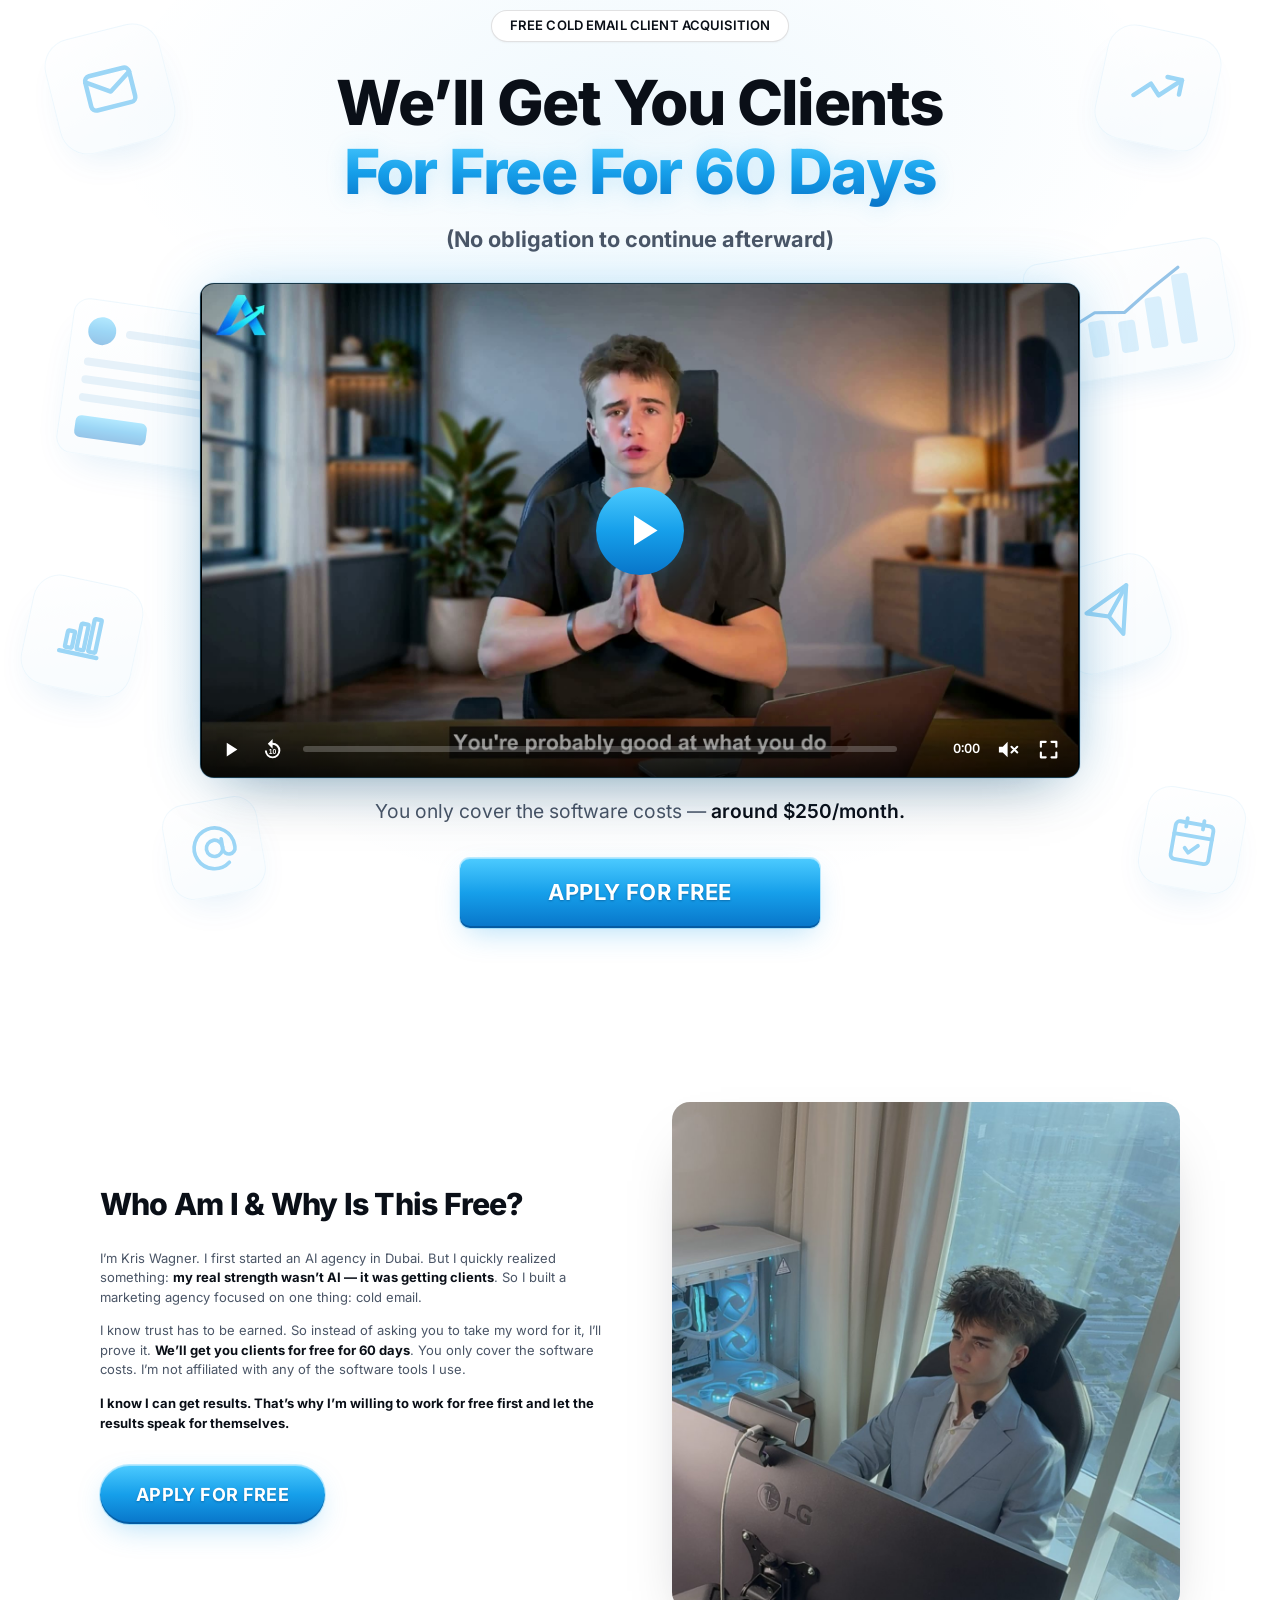
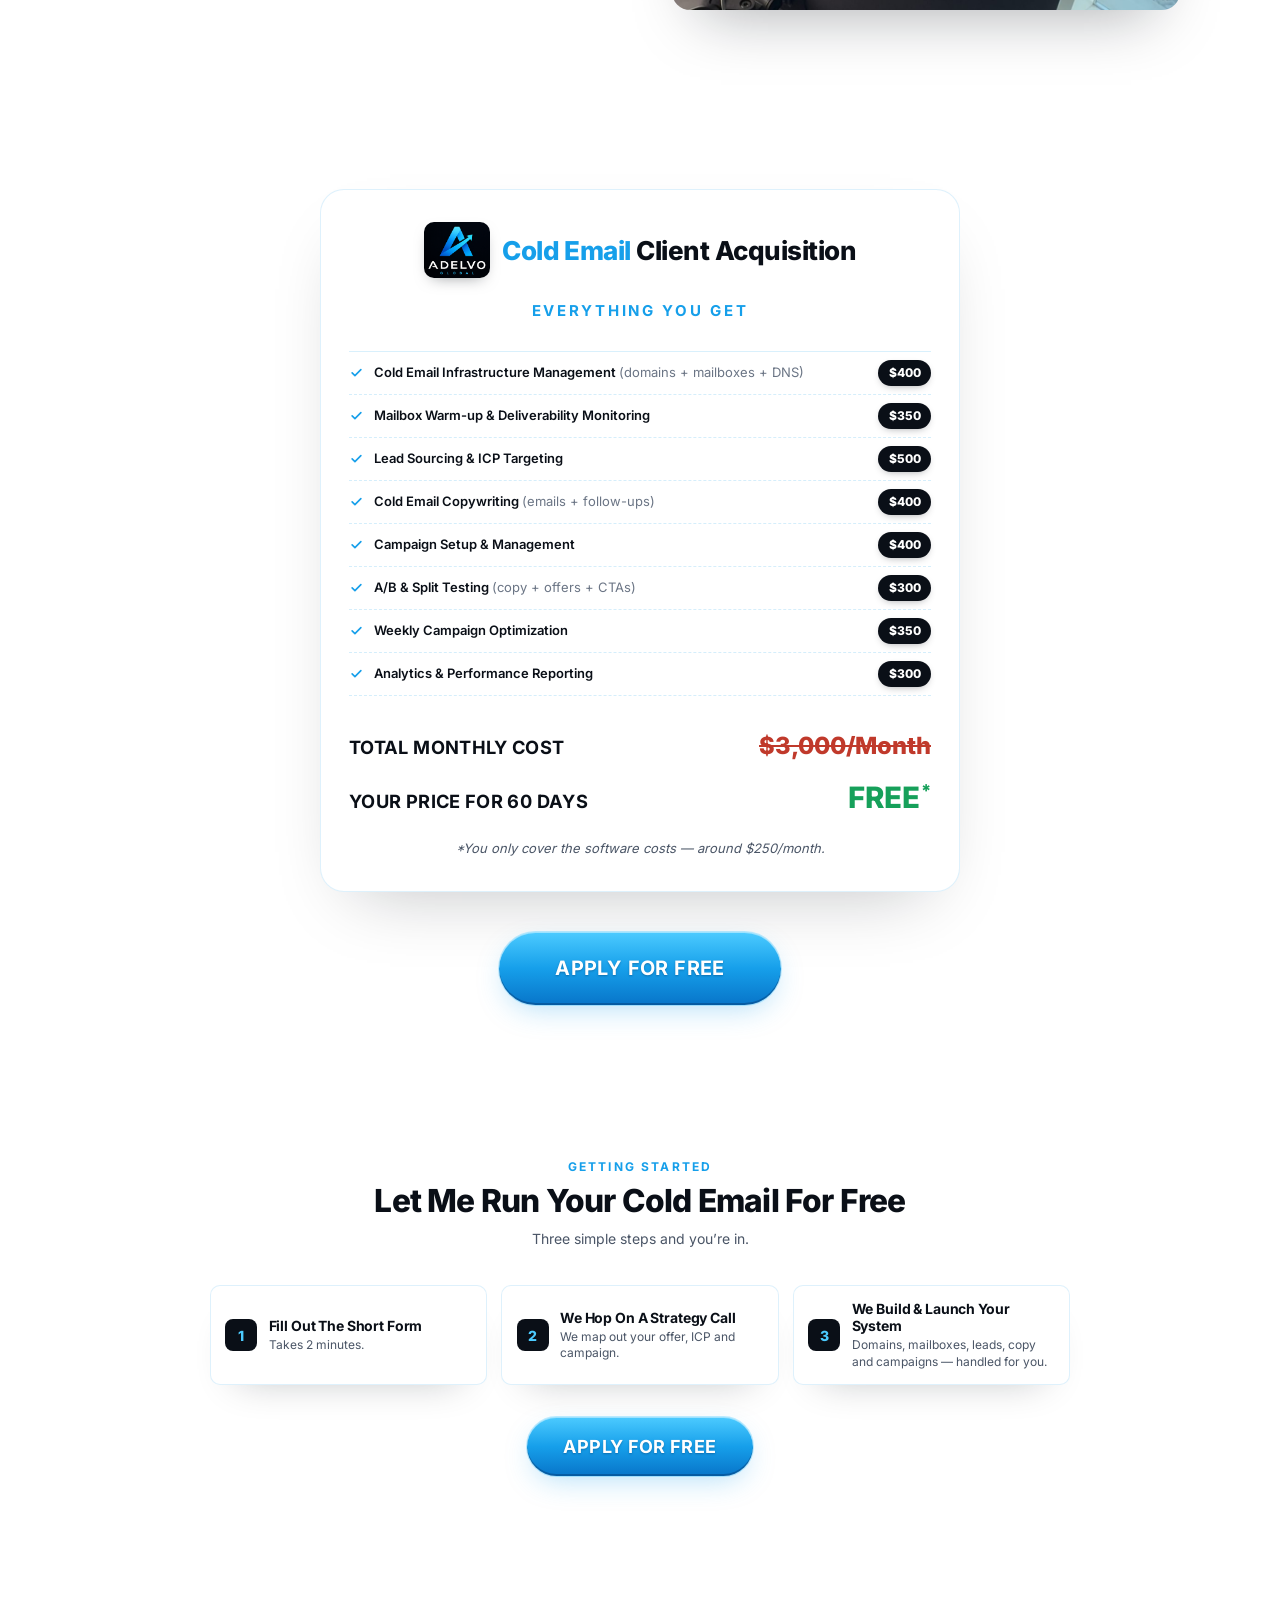
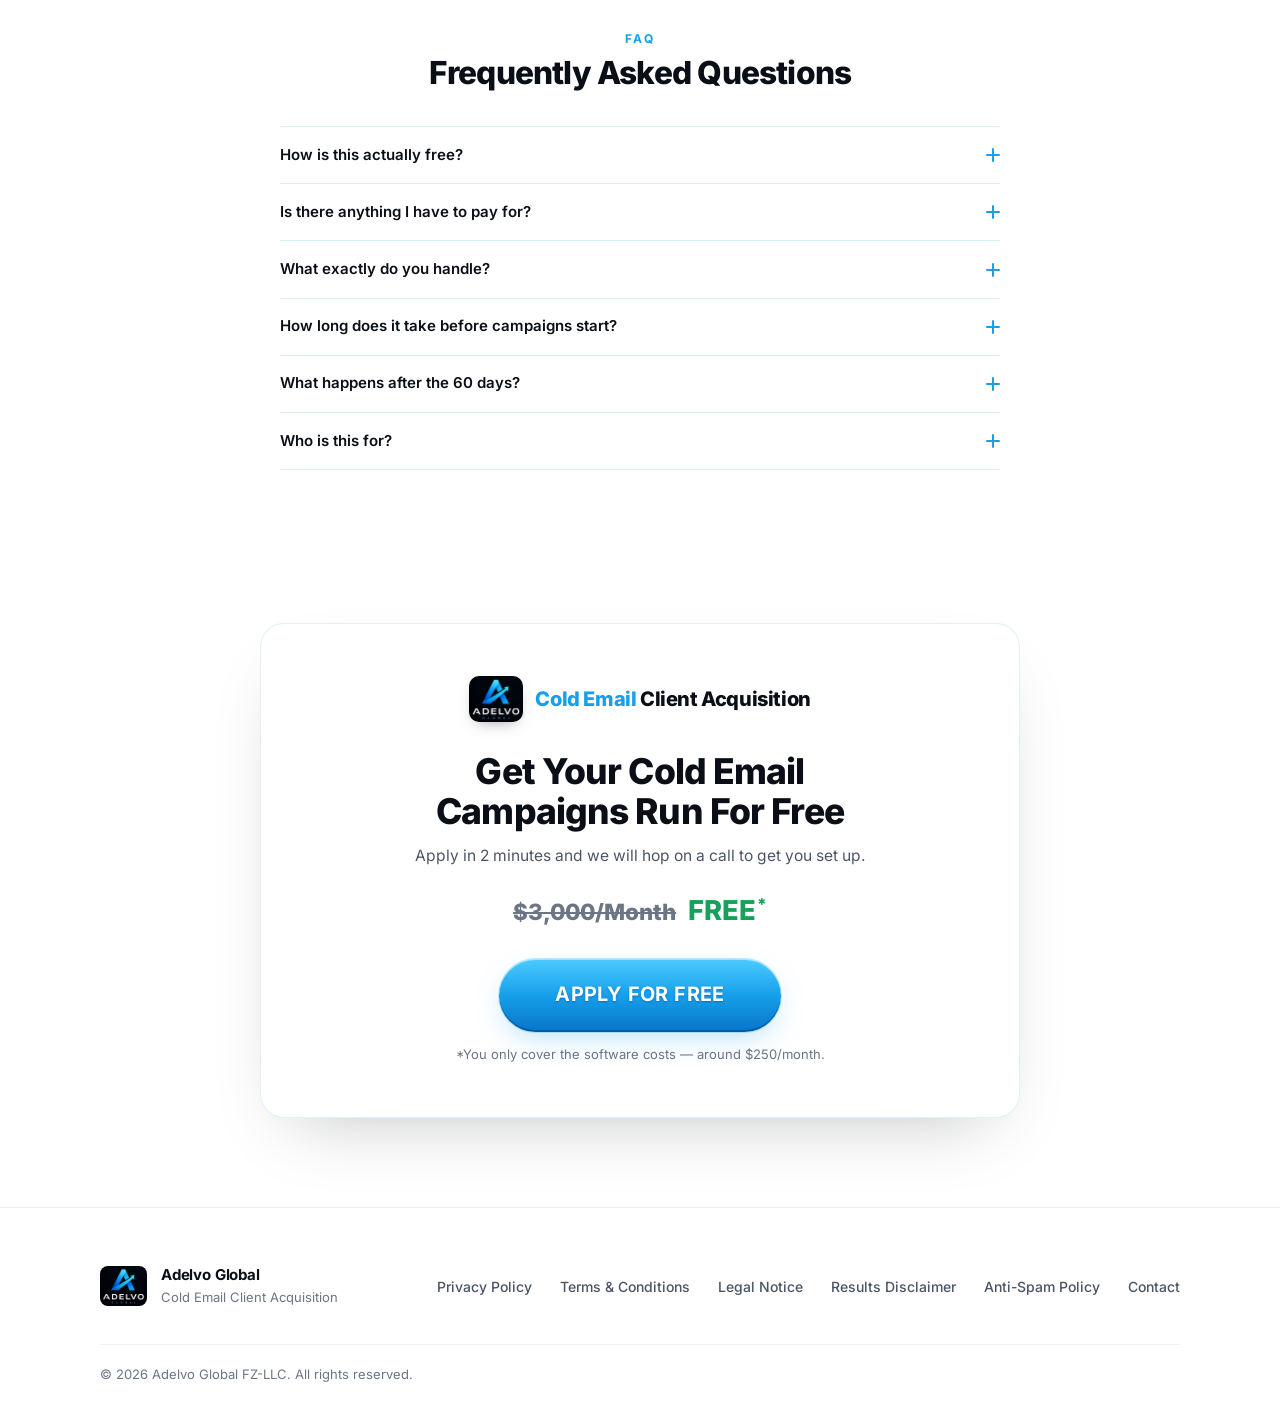
<file: index.html>
<!DOCTYPE html>
<html lang="en">
<head>
  <meta charset="UTF-8" />
  <meta name="viewport" content="width=device-width, initial-scale=1.0" />
  <title>Free Cold Email Client Acquisition | Adelvo Global</title>
  <meta name="description" content="We'll get you clients for free for 60 days. You only cover the software costs." />

  <!-- Font: Inter, self-hosted (see @font-face in css/styles.css) -->
  <link rel="preload" href="assets/fonts/inter-latin.woff2" as="font" type="font/woff2" crossorigin />

  <link rel="icon" type="image/png" sizes="32x32" href="assets/favicon-32.png" />
  <link rel="icon" type="image/png" sizes="256x256" href="assets/favicon.png" />
  <link rel="apple-touch-icon" href="assets/favicon.png" />

  <link rel="stylesheet" href="css/styles.css?v=23" />
</head>
<body>

  <main>

    <!-- =========================================================
         HERO / ABOVE THE FOLD
         ========================================================= -->
    <section class="hero" aria-labelledby="hero-headline">

      <!-- Decorative background: floating email / chart tiles -->
      <div class="hero__bg" aria-hidden="true">
        <!-- Left side -->
        <span class="bg-tile bg-tile--m" style="--x:4%;--y:3%;--r:-14deg;--s:118px">
          <svg viewBox="0 0 24 24"><rect x="3" y="5" width="18" height="14" rx="2"/><path d="m3 7 9 6 9-6"/></svg>
        </span>
        <span class="bg-tile bg-tile--wide" style="--x:19%;--y:15%;--r:7deg;--s:84px">
          <svg viewBox="0 0 24 24"><path d="M22 12h-6l-2 3h-4l-2-3H2"/><path d="M5.45 5.11 2 12v6a2 2 0 0 0 2 2h16a2 2 0 0 0 2-2v-6l-3.45-6.89A2 2 0 0 0 16.76 4H7.24a2 2 0 0 0-1.79 1.11z"/></svg>
        </span>
        <div class="bg-card bg-card--mail" style="--x:5%;--y:31%;--r:8deg">
          <div class="bg-card__head"><i class="bg-card__avatar"></i><i class="bg-card__line" style="width:60%"></i><i class="bg-card__badge"></i></div>
          <i class="bg-card__line" style="width:90%"></i>
          <i class="bg-card__line" style="width:75%"></i>
          <i class="bg-card__line" style="width:82%"></i>
          <i class="bg-card__btn"></i>
        </div>
        <span class="bg-tile bg-tile--m" style="--x:2%;--y:58%;--r:12deg;--s:112px">
          <svg viewBox="0 0 24 24"><path d="M4 20h16"/><rect x="6" y="11" width="3" height="7" rx=".5"/><rect x="11" y="7" width="3" height="11" rx=".5"/><rect x="16" y="4" width="3" height="14" rx=".5"/></svg>
        </span>
        <span class="bg-tile" style="--x:13%;--y:80%;--r:-10deg;--s:96px">
          <svg viewBox="0 0 24 24"><circle cx="12" cy="12" r="4"/><path d="M16 8v5a3 3 0 0 0 6 0v-1a10 10 0 1 0-4 8"/></svg>
        </span>

        <!-- Right side -->
        <span class="bg-tile bg-tile--m bg-tile--right" style="--x:5%;--y:3%;--r:12deg;--s:116px">
          <svg viewBox="0 0 24 24"><path d="M3 17l6-6 4 4 8-8"/><path d="M15 7h6v6"/></svg>
        </span>
        <div class="bg-card bg-card--chart bg-tile--right" style="--x:4%;--y:25%;--r:-9deg">
          <svg viewBox="0 0 160 90">
            <rect x="12" y="58" width="16" height="22" rx="3"/>
            <rect x="40" y="46" width="16" height="34" rx="3"/>
            <rect x="68" y="50" width="16" height="30" rx="3"/>
            <rect x="96" y="32" width="16" height="48" rx="3"/>
            <rect x="124" y="14" width="16" height="66" rx="3"/>
            <path class="bg-card__trend" d="M20 50 48 38 76 42 104 24 132 8"/>
          </svg>
        </div>
        <span class="bg-tile bg-tile--wide bg-tile--right" style="--x:20%;--y:44%;--r:9deg;--s:82px">
          <svg viewBox="0 0 24 24"><path d="M9 17l-5-5 5-5"/><path d="M4 12h11a5 5 0 0 1 5 5v2"/></svg>
        </span>
        <span class="bg-tile bg-tile--m bg-tile--right" style="--x:9%;--y:56%;--r:-16deg;--s:108px">
          <svg viewBox="0 0 24 24"><path d="M22 2 11 13"/><path d="M22 2 15 22l-4-9-9-4 20-7z"/></svg>
        </span>
        <span class="bg-tile bg-tile--right" style="--x:3%;--y:79%;--r:10deg;--s:100px">
          <svg viewBox="0 0 24 24"><rect x="3" y="4" width="18" height="18" rx="2"/><path d="M16 2v4M8 2v4M3 10h18"/><path d="m9 16 2 2 4-4"/></svg>
        </span>
      </div>

      <div class="container hero__inner">

        <!-- 1. Eyebrow -->
        <p class="hero__eyebrow">Free Cold Email Client Acquisition</p>

        <!-- 2. Main headline -->
        <h1 id="hero-headline" class="hero__headline">
          <span class="hero__headline-line">We’ll Get You Clients</span>
          <span class="hero__headline-line text-gradient">For Free For 60&nbsp;Days</span>
        </h1>

        <!-- 3. Value anchor -->
        <p class="hero__anchor">(No obligation to continue afterward)</p>

        <!-- 4. VSL -->
        <div class="vsl">
          <!-- Custom player (js/vsl.js): no skipping ahead until the video
               has been watched to the end once. -->
          <div class="vsl__frame" id="vsl">
            <video src="assets/vsl.mp4" poster="assets/vsl-poster.jpg"
                   preload="auto" playsinline webkit-playsinline
                   disablepictureinpicture controlslist="nodownload noplaybackrate"></video>

            <button type="button" class="vsl__unmute" hidden>
              <svg viewBox="0 0 24 24" aria-hidden="true"><path d="M3 9v6h4l5 5V4L7 9H3z"/><path d="M16 8.5a5 5 0 0 1 0 7" fill="none" stroke="currentColor" stroke-width="2" stroke-linecap="round"/><path d="M19 5.5a9 9 0 0 1 0 13" fill="none" stroke="currentColor" stroke-width="2" stroke-linecap="round"/></svg>
              <span>Click to turn on sound</span>
            </button>

            <button type="button" class="vsl__bigplay" aria-label="Play video" hidden>
              <svg viewBox="0 0 24 24" aria-hidden="true"><path d="M8 5v14l11-7z"/></svg>
            </button>

            <div class="vsl__controls">
              <button type="button" class="vsl__btn" data-action="play" aria-label="Pause">
                <svg class="vsl__ico-pause" viewBox="0 0 24 24" aria-hidden="true"><path d="M6 5h4v14H6zM14 5h4v14h-4z"/></svg>
                <svg class="vsl__ico-play" viewBox="0 0 24 24" aria-hidden="true"><path d="M8 5v14l11-7z"/></svg>
              </button>
              <button type="button" class="vsl__btn" data-action="back" aria-label="Back 10 seconds">
                <svg viewBox="0 0 24 24" aria-hidden="true"><path d="M12 5V1L7 6l5 5V7a6 6 0 1 1-6 6H4a8 8 0 1 0 8-8z"/><text x="12" y="16.5" text-anchor="middle" font-size="7" font-weight="700" font-family="Arial">10</text></svg>
              </button>

              <div class="vsl__bar" role="slider" tabindex="0" aria-label="Video position" aria-valuemin="0" aria-valuemax="100" aria-valuenow="0">
                <div class="vsl__bar-watched"></div>
                <div class="vsl__bar-played"></div>
              </div>
              <span class="vsl__time">0:00</span>

              <button type="button" class="vsl__btn" data-action="mute" aria-label="Mute">
                <svg class="vsl__ico-sound" viewBox="0 0 24 24" aria-hidden="true"><path d="M3 9v6h4l5 5V4L7 9H3z"/><path d="M16 8.5a5 5 0 0 1 0 7" fill="none" stroke="currentColor" stroke-width="2" stroke-linecap="round"/></svg>
                <svg class="vsl__ico-muted" viewBox="0 0 24 24" aria-hidden="true"><path d="M3 9v6h4l5 5V4L7 9H3z"/><path d="M16 9l6 6M22 9l-6 6" fill="none" stroke="currentColor" stroke-width="2" stroke-linecap="round"/></svg>
              </button>
              <button type="button" class="vsl__btn" data-action="fullscreen" aria-label="Fullscreen">
                <svg viewBox="0 0 24 24" aria-hidden="true"><path d="M4 9V4h5M15 4h5v5M20 15v5h-5M9 20H4v-5" fill="none" stroke="currentColor" stroke-width="2.2" stroke-linecap="round" stroke-linejoin="round"/></svg>
              </button>
            </div>
          </div>
        </div>

        <!-- 5. Supporting sentence -->
        <p class="hero__sub hero__sub--below-vsl">
          You only cover the software costs — <strong>around&nbsp;$250/month.</strong>
        </p>

        <!-- 6. CTA -->
        <div class="cta">
          <!-- Set the href to your application / booking link -->
          <a href="#apply" class="btn btn--primary">Apply For Free</a>
        </div>

      </div>
    </section>

    <!-- =========================================================
         WHY IS THIS FREE
         ========================================================= -->
    <section class="why" aria-labelledby="why-headline">
      <div class="container why__inner">

        <div class="why__content">
          <h2 id="why-headline" class="why__headline">Who Am I &amp; Why Is This Free?</h2>

          <p class="why__text">
            I’m Kris Wagner. I first started an AI agency in Dubai.
            But I quickly realized something: <strong>my real strength wasn’t AI — it was getting clients</strong>.
            So I built a marketing agency focused on one thing: cold email.
          </p>
          <p class="why__text">
            I know trust has to be earned. So instead of asking you
            to take my word for it, I’ll prove it. <strong>We’ll get you clients for free for 60 days</strong>.
            You only cover the software costs. I’m not affiliated with any of the software tools I use.
          </p>
          <p class="why__text why__text--strong">
            I know I can get results. That’s why I’m willing to work for free first and let the
            results speak for themselves.
          </p>

          <a href="#apply" class="btn btn--primary btn--compact">Apply For Free</a>
        </div>

        <div class="why__media">
          <img src="assets/kris-wagner.jpg" alt="Kris Wagner working at his desk overlooking Dubai" width="1100" height="1100" loading="lazy" decoding="async" />
        </div>

      </div>
    </section>

    <!-- =========================================================
         VALUE STACK / EVERYTHING YOU GET
         ========================================================= -->
    <section class="offer" aria-labelledby="offer-title">
      <div class="container offer__inner">

        <div class="offer__card">
          <header class="offer__head">
            <div class="offer__brand">
              <img class="offer__logo" src="assets/logo.png" alt="Adelvo Global" width="437" height="370" />
              <h2 id="offer-title" class="offer__title"><span class="offer__accent">Cold Email</span> Client Acquisition</h2>
            </div>
            <p class="offer__eyebrow">Everything You Get</p>
          </header>

          <ul class="offer__list">
            <li class="offer__item">
              <span class="offer__check" aria-hidden="true"><svg viewBox="0 0 24 24"><path d="m5 12.5 4.5 4.5L19 7.5"/></svg></span>
              <span class="offer__name">Cold Email Infrastructure Management <span class="offer__detail">(domains + mailboxes + DNS)</span></span>
              <span class="offer__price">$400</span>
            </li>
            <li class="offer__item">
              <span class="offer__check" aria-hidden="true"><svg viewBox="0 0 24 24"><path d="m5 12.5 4.5 4.5L19 7.5"/></svg></span>
              <span class="offer__name">Mailbox Warm-up &amp; Deliverability Monitoring</span>
              <span class="offer__price">$350</span>
            </li>
            <li class="offer__item">
              <span class="offer__check" aria-hidden="true"><svg viewBox="0 0 24 24"><path d="m5 12.5 4.5 4.5L19 7.5"/></svg></span>
              <span class="offer__name">Lead Sourcing &amp; ICP Targeting</span>
              <span class="offer__price">$500</span>
            </li>
            <li class="offer__item">
              <span class="offer__check" aria-hidden="true"><svg viewBox="0 0 24 24"><path d="m5 12.5 4.5 4.5L19 7.5"/></svg></span>
              <span class="offer__name">Cold Email Copywriting <span class="offer__detail">(emails + follow-ups)</span></span>
              <span class="offer__price">$400</span>
            </li>
            <li class="offer__item">
              <span class="offer__check" aria-hidden="true"><svg viewBox="0 0 24 24"><path d="m5 12.5 4.5 4.5L19 7.5"/></svg></span>
              <span class="offer__name">Campaign Setup &amp; Management</span>
              <span class="offer__price">$400</span>
            </li>
            <li class="offer__item">
              <span class="offer__check" aria-hidden="true"><svg viewBox="0 0 24 24"><path d="m5 12.5 4.5 4.5L19 7.5"/></svg></span>
              <span class="offer__name">A/B &amp; Split Testing <span class="offer__detail">(copy + offers + CTAs)</span></span>
              <span class="offer__price">$300</span>
            </li>
            <li class="offer__item">
              <span class="offer__check" aria-hidden="true"><svg viewBox="0 0 24 24"><path d="m5 12.5 4.5 4.5L19 7.5"/></svg></span>
              <span class="offer__name">Weekly Campaign Optimization</span>
              <span class="offer__price">$350</span>
            </li>
            <li class="offer__item">
              <span class="offer__check" aria-hidden="true"><svg viewBox="0 0 24 24"><path d="m5 12.5 4.5 4.5L19 7.5"/></svg></span>
              <span class="offer__name">Analytics &amp; Performance Reporting</span>
              <span class="offer__price">$300</span>
            </li>
          </ul>

          <dl class="offer__totals">
            <div class="offer__row">
              <dt>Total Monthly Cost</dt>
              <dd class="offer__total-old"><s>$3,000/Month</s></dd>
            </div>
            <div class="offer__row">
              <dt>Your Price For 60 Days</dt>
              <dd class="offer__total-new">FREE<span class="offer__star">*</span></dd>
            </div>
          </dl>

          <p class="offer__fine">*You only cover the software costs — around $250/month.</p>
        </div>

        <div class="cta">
          <a href="#apply" class="btn btn--primary btn--compact btn--lg">Apply For Free</a>
        </div>

      </div>
    </section>

    <!-- =========================================================
         GETTING STARTED / 3 STEPS
         ========================================================= -->
    <section class="steps" aria-labelledby="steps-headline">
      <div class="container steps__inner">

        <p class="steps__eyebrow">Getting Started</p>
        <h2 id="steps-headline" class="steps__headline">Let Me Run Your Cold Email For Free</h2>
        <p class="steps__sub">Three simple steps and you’re in.</p>

        <ol class="steps__list">
          <li class="step">
            <span class="step__num" aria-hidden="true">1</span>
            <div>
              <h3 class="step__title">Fill Out The Short Form</h3>
              <p class="step__text">Takes 2 minutes.</p>
            </div>
          </li>
          <li class="step">
            <span class="step__num" aria-hidden="true">2</span>
            <div>
              <h3 class="step__title">We Hop On A Strategy Call</h3>
              <p class="step__text">We map out your offer, ICP and campaign.</p>
            </div>
          </li>
          <li class="step">
            <span class="step__num" aria-hidden="true">3</span>
            <div>
              <h3 class="step__title">We Build &amp; Launch Your System</h3>
              <p class="step__text">Domains, mailboxes, leads, copy and campaigns — handled for you.</p>
            </div>
          </li>
        </ol>

        <div class="cta">
          <a href="#apply" class="btn btn--primary btn--compact">Apply For Free</a>
        </div>

      </div>
    </section>

    <!-- =========================================================
         FAQ
         ========================================================= -->
    <section class="faq" aria-labelledby="faq-headline">
      <div class="container faq__inner">

        <p class="steps__eyebrow">FAQ</p>
        <h2 id="faq-headline" class="steps__headline">Frequently Asked Questions</h2>

        <div class="faq__list">
          <details class="faq__item">
            <summary class="faq__q">How is this actually free?<span class="faq__icon" aria-hidden="true"></span></summary>
            <div class="faq__a"><p>For the first 60 days, I don’t charge you any agency or management fee. I do the work for free because I want to prove the service with real results first.</p></div>
          </details>
          <details class="faq__item">
            <summary class="faq__q">Is there anything I have to pay for?<span class="faq__icon" aria-hidden="true"></span></summary>
            <div class="faq__a"><p>Yes. You cover the software and infrastructure costs needed to run the campaigns, which are usually around $250/month. We don’t make money from these tools and we’re not affiliated with them.</p></div>
          </details>
          <details class="faq__item">
            <summary class="faq__q">What exactly do you handle?<span class="faq__icon" aria-hidden="true"></span></summary>
            <div class="faq__a"><p>I handle the cold email infrastructure, domains, mailboxes, targeting, lead sourcing, copywriting, campaign setup, follow-ups, testing and ongoing optimization.</p></div>
          </details>
          <details class="faq__item">
            <summary class="faq__q">How long does it take before campaigns start?<span class="faq__icon" aria-hidden="true"></span></summary>
            <div class="faq__a"><p>Usually around 4 weeks. The inboxes need time to warm up properly. During that time, I build the targeting, lead lists, copy and campaigns so everything is ready to launch.</p></div>
          </details>
          <details class="faq__item">
            <summary class="faq__q">What happens after the 60 days?<span class="faq__icon" aria-hidden="true"></span></summary>
            <div class="faq__a"><p>There’s no obligation to continue. If you’re happy with the results and want me to keep running the campaigns, we can discuss continuing on a paid monthly plan.</p></div>
          </details>
          <details class="faq__item">
            <summary class="faq__q">Who is this for?<span class="faq__icon" aria-hidden="true"></span></summary>
            <div class="faq__a"><p>This is mainly for B2B businesses with a clear offer and enough client value to make outbound acquisition worthwhile. I’ll check if your business is a good fit before we start.</p></div>
          </details>
        </div>

      </div>
    </section>

    <!-- =========================================================
         FINAL CTA
         ========================================================= -->
    <section class="final" aria-labelledby="final-headline">
      <div class="container">
        <div class="final__card">
          <div class="offer__brand">
            <img class="offer__logo final__logo" src="assets/logo.png" alt="Adelvo Global" width="437" height="370" />
            <p class="offer__title final__brand"><span class="offer__accent">Cold Email</span> Client Acquisition</p>
          </div>

          <h2 id="final-headline" class="final__headline">Get Your Cold Email Campaigns Run For Free</h2>
          <p class="final__sub">Apply in 2 minutes and we will hop on a call to get you set up.</p>

          <p class="final__price">
            <s class="final__old">$3,000/Month</s>
            <span class="final__new">FREE<span class="offer__star">*</span></span>
          </p>

          <a href="#apply" class="btn btn--primary btn--compact btn--lg">Apply For Free</a>
          <p class="final__note">*You only cover the software costs — around $250/month.</p>
        </div>
      </div>
    </section>

    <!-- Next sections go here -->

  </main>

  <!-- =========================================================
       FOOTER — the same markup is copied into every legal page
       (privacy-policy, terms, legal-notice, results-disclaimer, anti-spam-policy,
       contact). Update all copies when changing it.
       ========================================================= -->
  <footer class="site-footer">
    <div class="container site-footer__inner">
      <a class="site-footer__brand" href="index.html" aria-label="Adelvo Global – home">
        <img class="site-footer__logo" src="assets/logo.png" alt="" width="437" height="370" />
        <span>
          <span class="site-footer__name">Adelvo Global</span>
          <span class="site-footer__tag">Cold Email Client Acquisition</span>
        </span>
      </a>
      <nav class="site-footer__nav" aria-label="Legal">
        <a href="privacy-policy.html">Privacy Policy</a>
        <a href="terms.html">Terms &amp; Conditions</a>
        <a href="legal-notice.html">Legal Notice</a>
        <a href="results-disclaimer.html">Results Disclaimer</a>
        <a href="anti-spam-policy.html">Anti-Spam Policy</a>
        <a href="contact.html">Contact</a>
      </nav>
    </div>
    <div class="container">
      <p class="site-footer__copy">© 2026 Adelvo Global FZ-LLC. All rights reserved.</p>
    </div>
  </footer>

  <!-- =========================================================
       APPLICATION POPUP (opens from any "#apply" link; see js/apply.js)
       ========================================================= -->
  <div class="apply" id="apply" role="dialog" aria-modal="true" aria-labelledby="apply-q" hidden>
    <div class="apply__backdrop" data-apply-close></div>
    <div class="apply__card">
      <div class="apply__progress"><span class="apply__bar"></span></div>
      <button type="button" class="apply__close" data-apply-close aria-label="Close">
        <svg viewBox="0 0 24 24" aria-hidden="true"><path d="M6 6l12 12M18 6 6 18"/></svg>
      </button>

      <div class="apply__body" aria-live="polite"></div>

      <div class="apply__footer">
        <button type="button" class="apply__back" aria-label="Previous question">
          <svg viewBox="0 0 24 24" aria-hidden="true"><path d="m14.5 6-6 6 6 6"/></svg>
        </button>
        <span class="apply__count"></span>
      </div>
    </div>
  </div>

  <script src="js/vsl.js?v=1" defer></script>
  <script src="js/apply.js?v=7" defer></script>
</body>
</html>
</file>
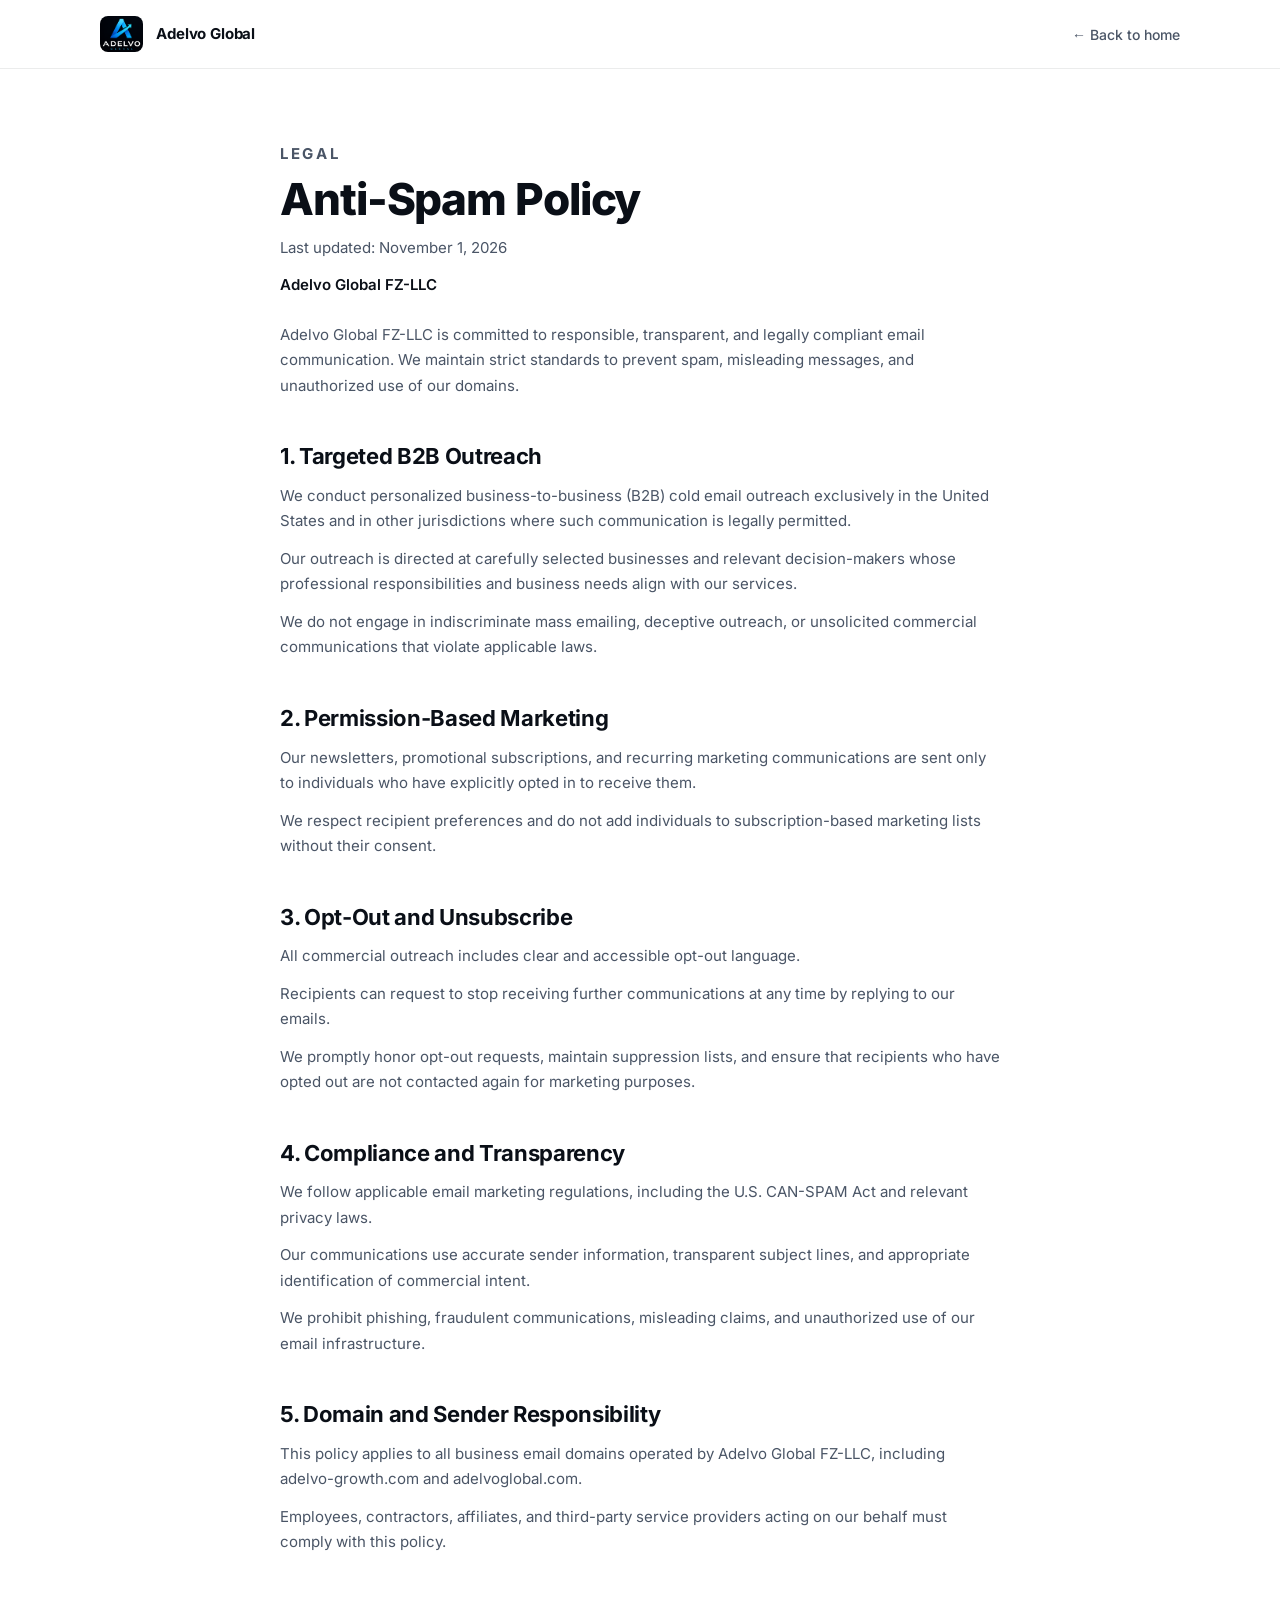
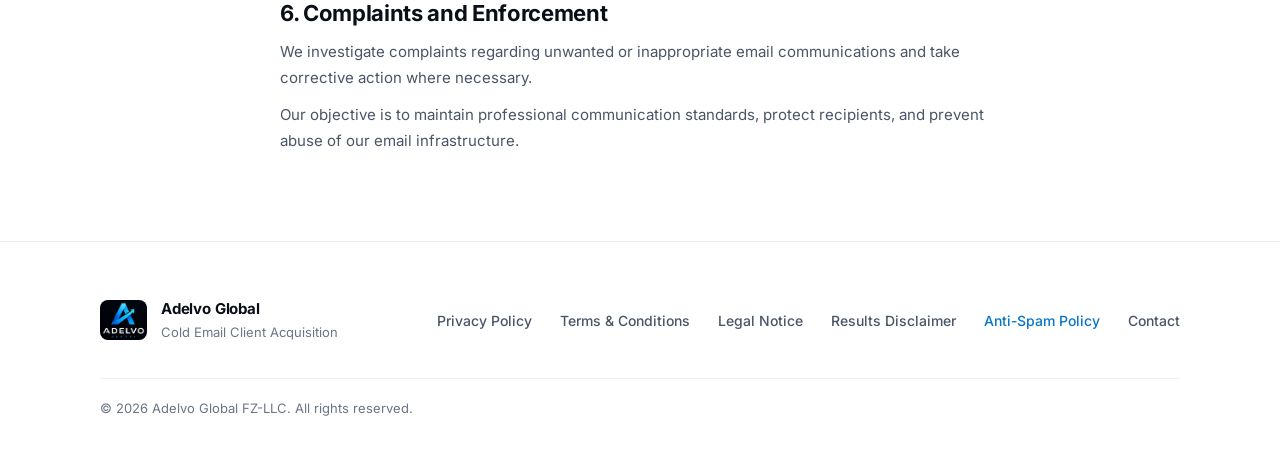
<file: anti-spam-policy.html>
<!DOCTYPE html>
<html lang="en">
<head>
  <meta charset="UTF-8" />
  <meta name="viewport" content="width=device-width, initial-scale=1.0" />
  <title>Anti-Spam Policy | Adelvo Global</title>
  <meta name="description" content="Learn about Adelvo Global's responsible B2B email outreach, permission-based marketing, unsubscribe practices, and email compliance standards." />

  <!-- Font: Inter, self-hosted (see @font-face in css/styles.css) -->
  <link rel="preload" href="assets/fonts/inter-latin.woff2" as="font" type="font/woff2" crossorigin />

  <link rel="icon" type="image/png" sizes="32x32" href="assets/favicon-32.png" />
  <link rel="icon" type="image/png" sizes="256x256" href="assets/favicon.png" />
  <link rel="apple-touch-icon" href="assets/favicon.png" />

  <link rel="stylesheet" href="css/styles.css?v=23" />
</head>
<body>

  <header class="legal-top">
    <div class="container legal-top__inner">
      <a class="site-footer__brand" href="index.html" aria-label="Adelvo Global – home">
        <img class="site-footer__logo" src="assets/logo.png" alt="" width="437" height="370" />
        <span class="site-footer__name">Adelvo Global</span>
      </a>
      <a class="legal-top__back" href="index.html">← Back to home</a>
    </div>
  </header>

  <main class="legal">
    <div class="container legal__inner">
      <p class="legal__eyebrow">Legal</p>
      <h1>Anti-Spam Policy</h1>
      <p class="legal__meta">Last updated: November 1, 2026</p>
      <p class="legal__meta"><strong>Adelvo Global FZ-LLC</strong></p>

      <p class="legal__intro">Adelvo Global FZ-LLC is committed to responsible, transparent, and legally compliant email communication. We maintain strict standards to prevent spam, misleading messages, and unauthorized use of our domains.</p>

      <section aria-labelledby="as-outreach">
        <h2 id="as-outreach">1. Targeted B2B Outreach</h2>
        <p>We conduct personalized business-to-business (B2B) cold email outreach exclusively in the United States and in other jurisdictions where such communication is legally permitted.</p>
        <p>Our outreach is directed at carefully selected businesses and relevant decision-makers whose professional responsibilities and business needs align with our services.</p>
        <p>We do not engage in indiscriminate mass emailing, deceptive outreach, or unsolicited commercial communications that violate applicable laws.</p>
      </section>

      <section aria-labelledby="as-permission">
        <h2 id="as-permission">2. Permission-Based Marketing</h2>
        <p>Our newsletters, promotional subscriptions, and recurring marketing communications are sent only to individuals who have explicitly opted in to receive them.</p>
        <p>We respect recipient preferences and do not add individuals to subscription-based marketing lists without their consent.</p>
      </section>

      <section aria-labelledby="as-optout">
        <h2 id="as-optout">3. Opt-Out and Unsubscribe</h2>
        <p>All commercial outreach includes clear and accessible opt-out language.</p>
        <p>Recipients can request to stop receiving further communications at any time by replying to our emails.</p>
        <p>We promptly honor opt-out requests, maintain suppression lists, and ensure that recipients who have opted out are not contacted again for marketing purposes.</p>
      </section>

      <section aria-labelledby="as-compliance">
        <h2 id="as-compliance">4. Compliance and Transparency</h2>
        <p>We follow applicable email marketing regulations, including the U.S. CAN-SPAM Act and relevant privacy laws.</p>
        <p>Our communications use accurate sender information, transparent subject lines, and appropriate identification of commercial intent.</p>
        <p>We prohibit phishing, fraudulent communications, misleading claims, and unauthorized use of our email infrastructure.</p>
      </section>

      <section aria-labelledby="as-domains">
        <h2 id="as-domains">5. Domain and Sender Responsibility</h2>
        <p>This policy applies to all business email domains operated by Adelvo Global FZ-LLC, including adelvo-growth.com and adelvoglobal.com.</p>
        <p>Employees, contractors, affiliates, and third-party service providers acting on our behalf must comply with this policy.</p>
      </section>

      <section aria-labelledby="as-complaints">
        <h2 id="as-complaints">6. Complaints and Enforcement</h2>
        <p>We investigate complaints regarding unwanted or inappropriate email communications and take corrective action where necessary.</p>
        <p>Our objective is to maintain professional communication standards, protect recipients, and prevent abuse of our email infrastructure.</p>
      </section>
    </div>
  </main>

  <!-- FOOTER — keep in sync with index.html and the other legal pages -->
  <footer class="site-footer">
    <div class="container site-footer__inner">
      <a class="site-footer__brand" href="index.html" aria-label="Adelvo Global – home">
        <img class="site-footer__logo" src="assets/logo.png" alt="" width="437" height="370" />
        <span>
          <span class="site-footer__name">Adelvo Global</span>
          <span class="site-footer__tag">Cold Email Client Acquisition</span>
        </span>
      </a>
      <nav class="site-footer__nav" aria-label="Legal">
        <a href="privacy-policy.html">Privacy Policy</a>
        <a href="terms.html">Terms &amp; Conditions</a>
        <a href="legal-notice.html">Legal Notice</a>
        <a href="results-disclaimer.html">Results Disclaimer</a>
        <a href="anti-spam-policy.html" aria-current="page">Anti-Spam Policy</a>
        <a href="contact.html">Contact</a>
      </nav>
    </div>
    <div class="container">
      <p class="site-footer__copy">© 2026 Adelvo Global FZ-LLC. All rights reserved.</p>
    </div>
  </footer>

</body>
</html>
</file>
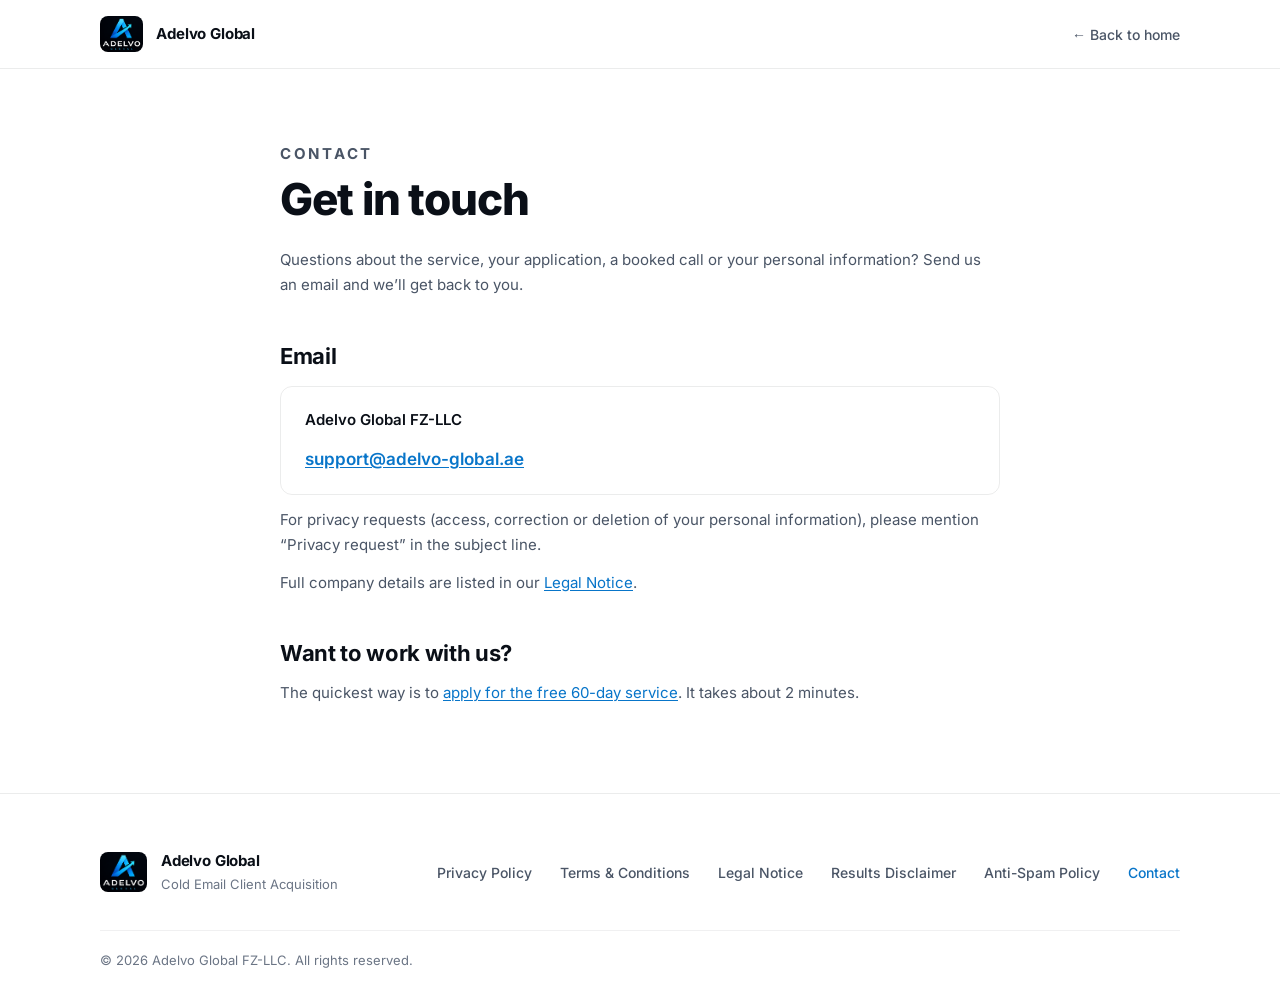
<file: contact.html>
<!DOCTYPE html>
<html lang="en">
<head>
  <meta charset="UTF-8" />
  <meta name="viewport" content="width=device-width, initial-scale=1.0" />
  <title>Contact | Adelvo Global</title>
  <meta name="description" content="Contact Adelvo Global FZ-LLC by email." />

  <!-- Font: Inter, self-hosted (see @font-face in css/styles.css) -->
  <link rel="preload" href="assets/fonts/inter-latin.woff2" as="font" type="font/woff2" crossorigin />

  <link rel="icon" type="image/png" sizes="32x32" href="assets/favicon-32.png" />
  <link rel="icon" type="image/png" sizes="256x256" href="assets/favicon.png" />
  <link rel="apple-touch-icon" href="assets/favicon.png" />

  <link rel="stylesheet" href="css/styles.css?v=23" />
</head>
<body>

  <header class="legal-top">
    <div class="container legal-top__inner">
      <a class="site-footer__brand" href="index.html" aria-label="Adelvo Global – home">
        <img class="site-footer__logo" src="assets/logo.png" alt="" width="437" height="370" />
        <span class="site-footer__name">Adelvo Global</span>
      </a>
      <a class="legal-top__back" href="index.html">← Back to home</a>
    </div>
  </header>

  <main class="legal">
    <div class="container legal__inner">
      <p class="legal__eyebrow">Contact</p>
      <h1>Get in touch</h1>
      <p class="legal__intro">Questions about the service, your application, a booked call or your personal information? Send us an email and we’ll get back to you.</p>

      <section aria-labelledby="ct-email">
        <h2 id="ct-email">Email</h2>
        <div class="legal__card">
          <address>
            <p><strong>Adelvo Global FZ-LLC</strong></p>
            <p><a class="legal__email" href="mailto:support@adelvo-global.ae">support@adelvo-global.ae</a></p>
          </address>
        </div>
        <p>For privacy requests (access, correction or deletion of your personal information), please mention “Privacy request” in the subject line.</p>
        <p>Full company details are listed in our <a href="legal-notice.html">Legal Notice</a>.</p>
      </section>

      <section aria-labelledby="ct-apply">
        <h2 id="ct-apply">Want to work with us?</h2>
        <p>The quickest way is to <a href="index.html#apply">apply for the free 60-day service</a>. It takes about 2 minutes.</p>
      </section>
    </div>
  </main>

  <!-- FOOTER — keep in sync with index.html and the other legal pages -->
  <footer class="site-footer">
    <div class="container site-footer__inner">
      <a class="site-footer__brand" href="index.html" aria-label="Adelvo Global – home">
        <img class="site-footer__logo" src="assets/logo.png" alt="" width="437" height="370" />
        <span>
          <span class="site-footer__name">Adelvo Global</span>
          <span class="site-footer__tag">Cold Email Client Acquisition</span>
        </span>
      </a>
      <nav class="site-footer__nav" aria-label="Legal">
        <a href="privacy-policy.html">Privacy Policy</a>
        <a href="terms.html">Terms &amp; Conditions</a>
        <a href="legal-notice.html">Legal Notice</a>
        <a href="results-disclaimer.html">Results Disclaimer</a>
        <a href="anti-spam-policy.html">Anti-Spam Policy</a>
        <a href="contact.html" aria-current="page">Contact</a>
      </nav>
    </div>
    <div class="container">
      <p class="site-footer__copy">© 2026 Adelvo Global FZ-LLC. All rights reserved.</p>
    </div>
  </footer>

</body>
</html>
</file>
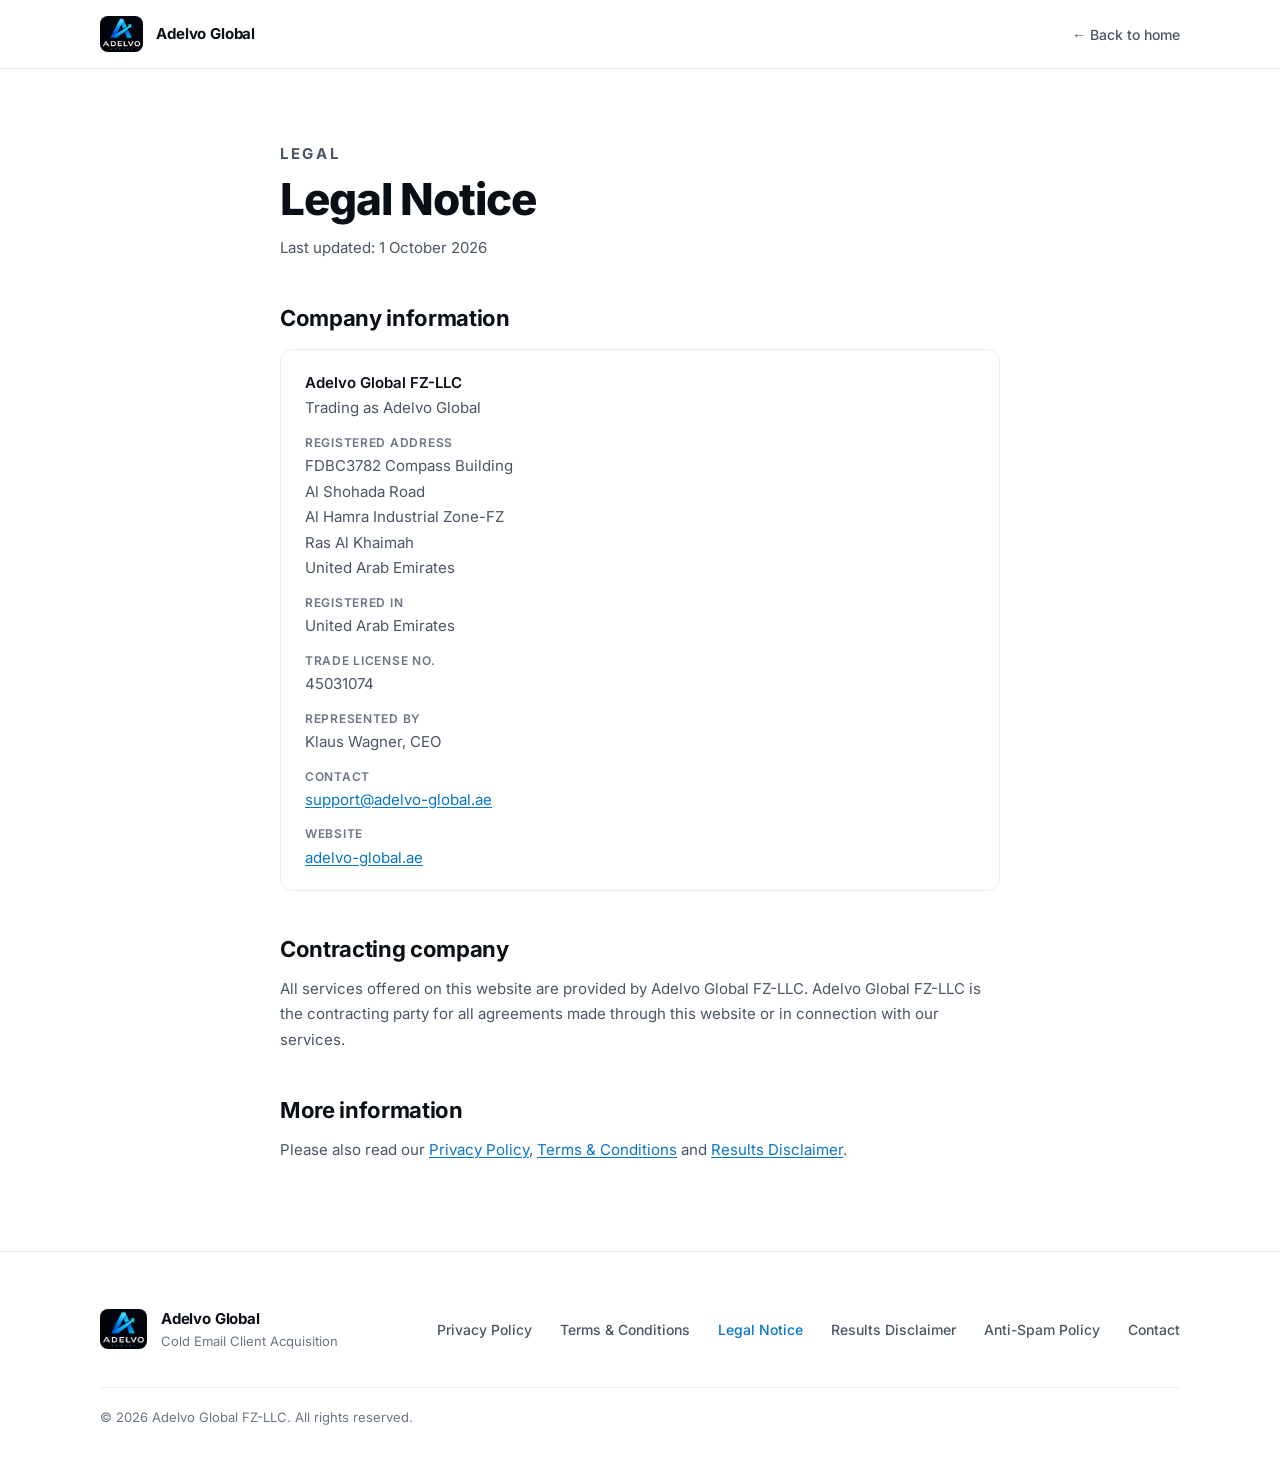
<file: legal-notice.html>
<!DOCTYPE html>
<html lang="en">
<head>
  <meta charset="UTF-8" />
  <meta name="viewport" content="width=device-width, initial-scale=1.0" />
  <title>Legal Notice | Adelvo Global</title>
  <meta name="description" content="Company information for Adelvo Global FZ-LLC." />

  <!-- Font: Inter, self-hosted (see @font-face in css/styles.css) -->
  <link rel="preload" href="assets/fonts/inter-latin.woff2" as="font" type="font/woff2" crossorigin />

  <link rel="icon" type="image/png" sizes="32x32" href="assets/favicon-32.png" />
  <link rel="icon" type="image/png" sizes="256x256" href="assets/favicon.png" />
  <link rel="apple-touch-icon" href="assets/favicon.png" />

  <link rel="stylesheet" href="css/styles.css?v=23" />
</head>
<body>

  <header class="legal-top">
    <div class="container legal-top__inner">
      <a class="site-footer__brand" href="index.html" aria-label="Adelvo Global – home">
        <img class="site-footer__logo" src="assets/logo.png" alt="" width="437" height="370" />
        <span class="site-footer__name">Adelvo Global</span>
      </a>
      <a class="legal-top__back" href="index.html">← Back to home</a>
    </div>
  </header>

  <main class="legal">
    <div class="container legal__inner">
      <p class="legal__eyebrow">Legal</p>
      <h1>Legal Notice</h1>
      <p class="legal__meta">Last updated: 1 October 2026</p>

      <!-- EDIT company details here. Do not add VAT/TRN or other numbers unless officially issued. -->
      <section aria-labelledby="ln-company">
        <h2 id="ln-company">Company information</h2>
        <div class="legal__card">
          <address>
            <p><strong>Adelvo Global FZ-LLC</strong><br />Trading as Adelvo Global</p>
            <p>
              <span class="legal__label">Registered address</span>
              FDBC3782 Compass Building<br />
              Al Shohada Road<br />
              Al Hamra Industrial Zone-FZ<br />
              Ras Al Khaimah<br />
              United Arab Emirates
            </p>
            <p>
              <span class="legal__label">Registered in</span>
              United Arab Emirates
            </p>
            <p>
              <span class="legal__label">Trade License No.</span>
              45031074
            </p>
            <p>
              <span class="legal__label">Represented by</span>
              Klaus Wagner, CEO
            </p>
            <p>
              <span class="legal__label">Contact</span>
              <a href="mailto:support@adelvo-global.ae">support@adelvo-global.ae</a>
            </p>
            <p>
              <span class="legal__label">Website</span>
              <a href="https://adelvo-global.ae">adelvo-global.ae</a>
            </p>
          </address>
        </div>
      </section>

      <section aria-labelledby="ln-contracting">
        <h2 id="ln-contracting">Contracting company</h2>
        <p>All services offered on this website are provided by Adelvo Global FZ-LLC. Adelvo Global FZ-LLC is the contracting party for all agreements made through this website or in connection with our services.</p>
      </section>

      <section aria-labelledby="ln-more">
        <h2 id="ln-more">More information</h2>
        <p>Please also read our <a href="privacy-policy.html">Privacy Policy</a>, <a href="terms.html">Terms &amp; Conditions</a> and <a href="results-disclaimer.html">Results Disclaimer</a>.</p>
      </section>
    </div>
  </main>

  <!-- FOOTER — keep in sync with index.html and the other legal pages -->
  <footer class="site-footer">
    <div class="container site-footer__inner">
      <a class="site-footer__brand" href="index.html" aria-label="Adelvo Global – home">
        <img class="site-footer__logo" src="assets/logo.png" alt="" width="437" height="370" />
        <span>
          <span class="site-footer__name">Adelvo Global</span>
          <span class="site-footer__tag">Cold Email Client Acquisition</span>
        </span>
      </a>
      <nav class="site-footer__nav" aria-label="Legal">
        <a href="privacy-policy.html">Privacy Policy</a>
        <a href="terms.html">Terms &amp; Conditions</a>
        <a href="legal-notice.html" aria-current="page">Legal Notice</a>
        <a href="results-disclaimer.html">Results Disclaimer</a>
        <a href="anti-spam-policy.html">Anti-Spam Policy</a>
        <a href="contact.html">Contact</a>
      </nav>
    </div>
    <div class="container">
      <p class="site-footer__copy">© 2026 Adelvo Global FZ-LLC. All rights reserved.</p>
    </div>
  </footer>

</body>
</html>
</file>
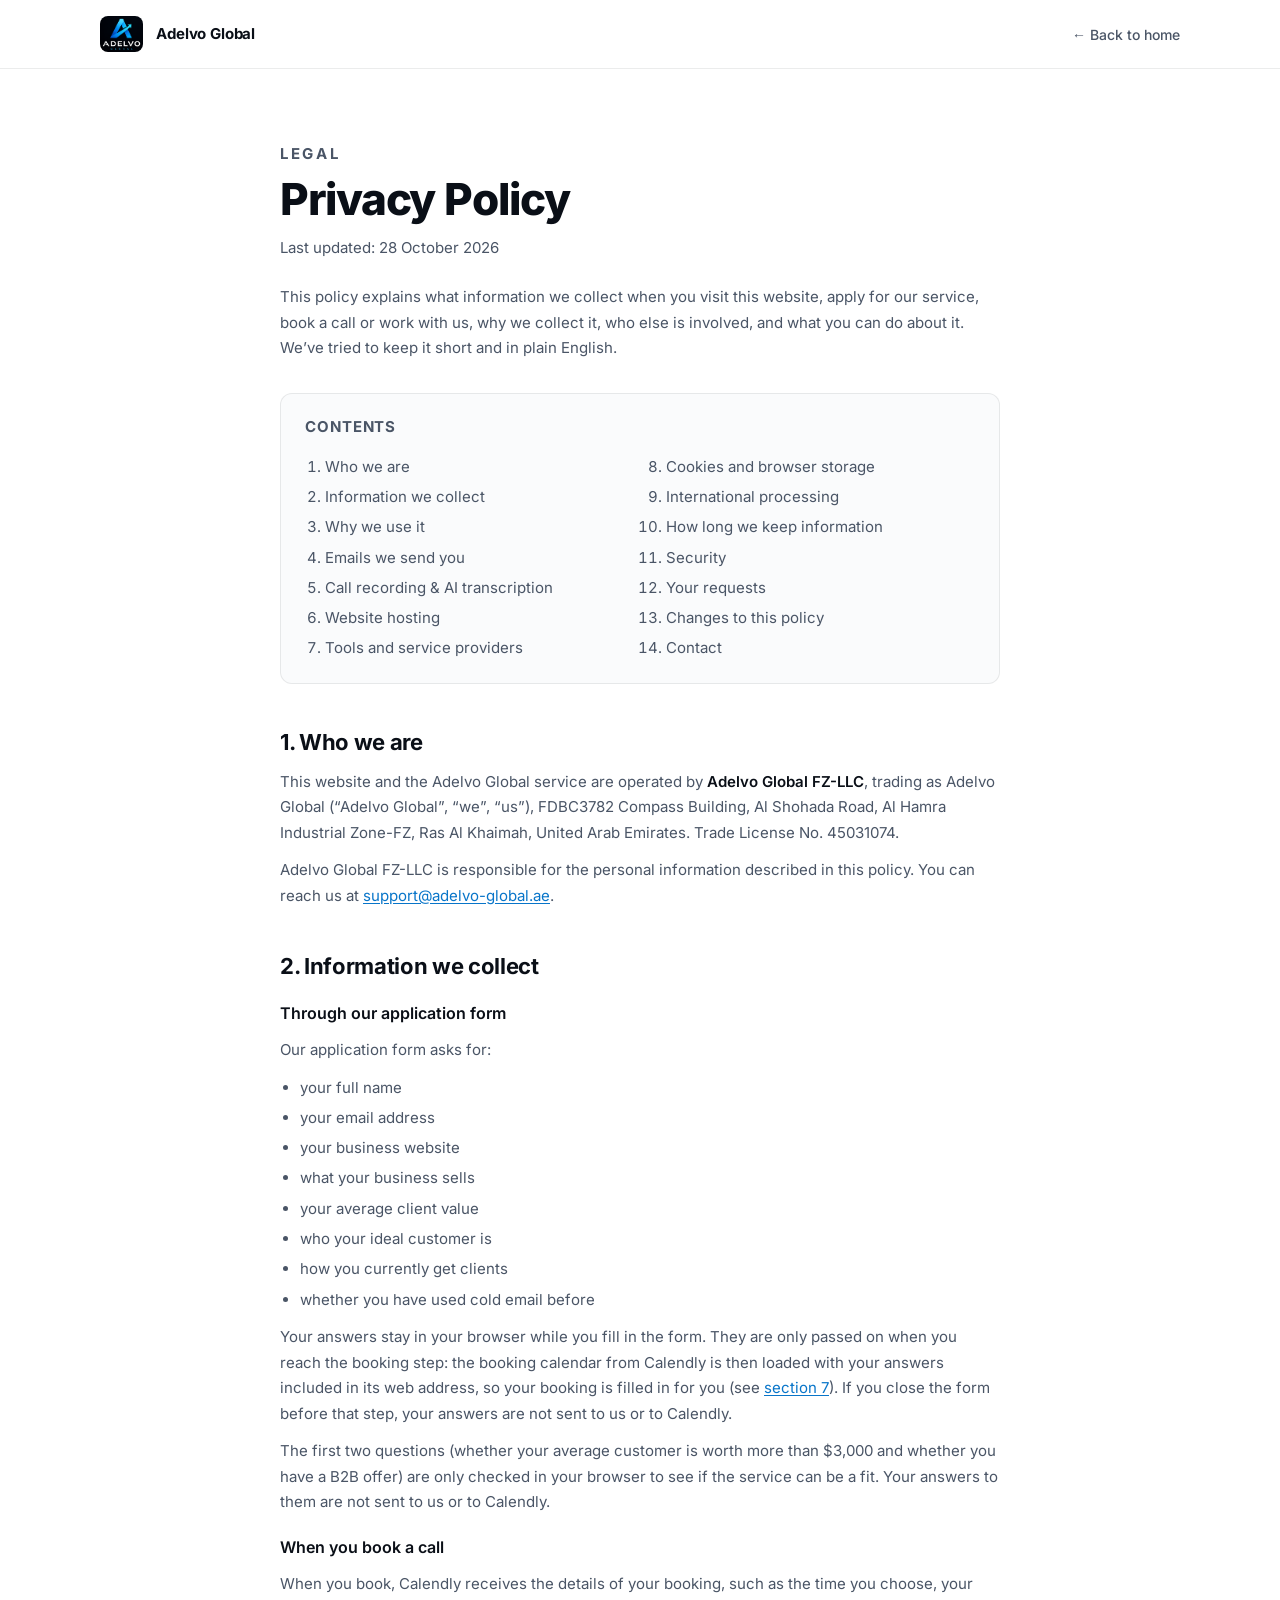
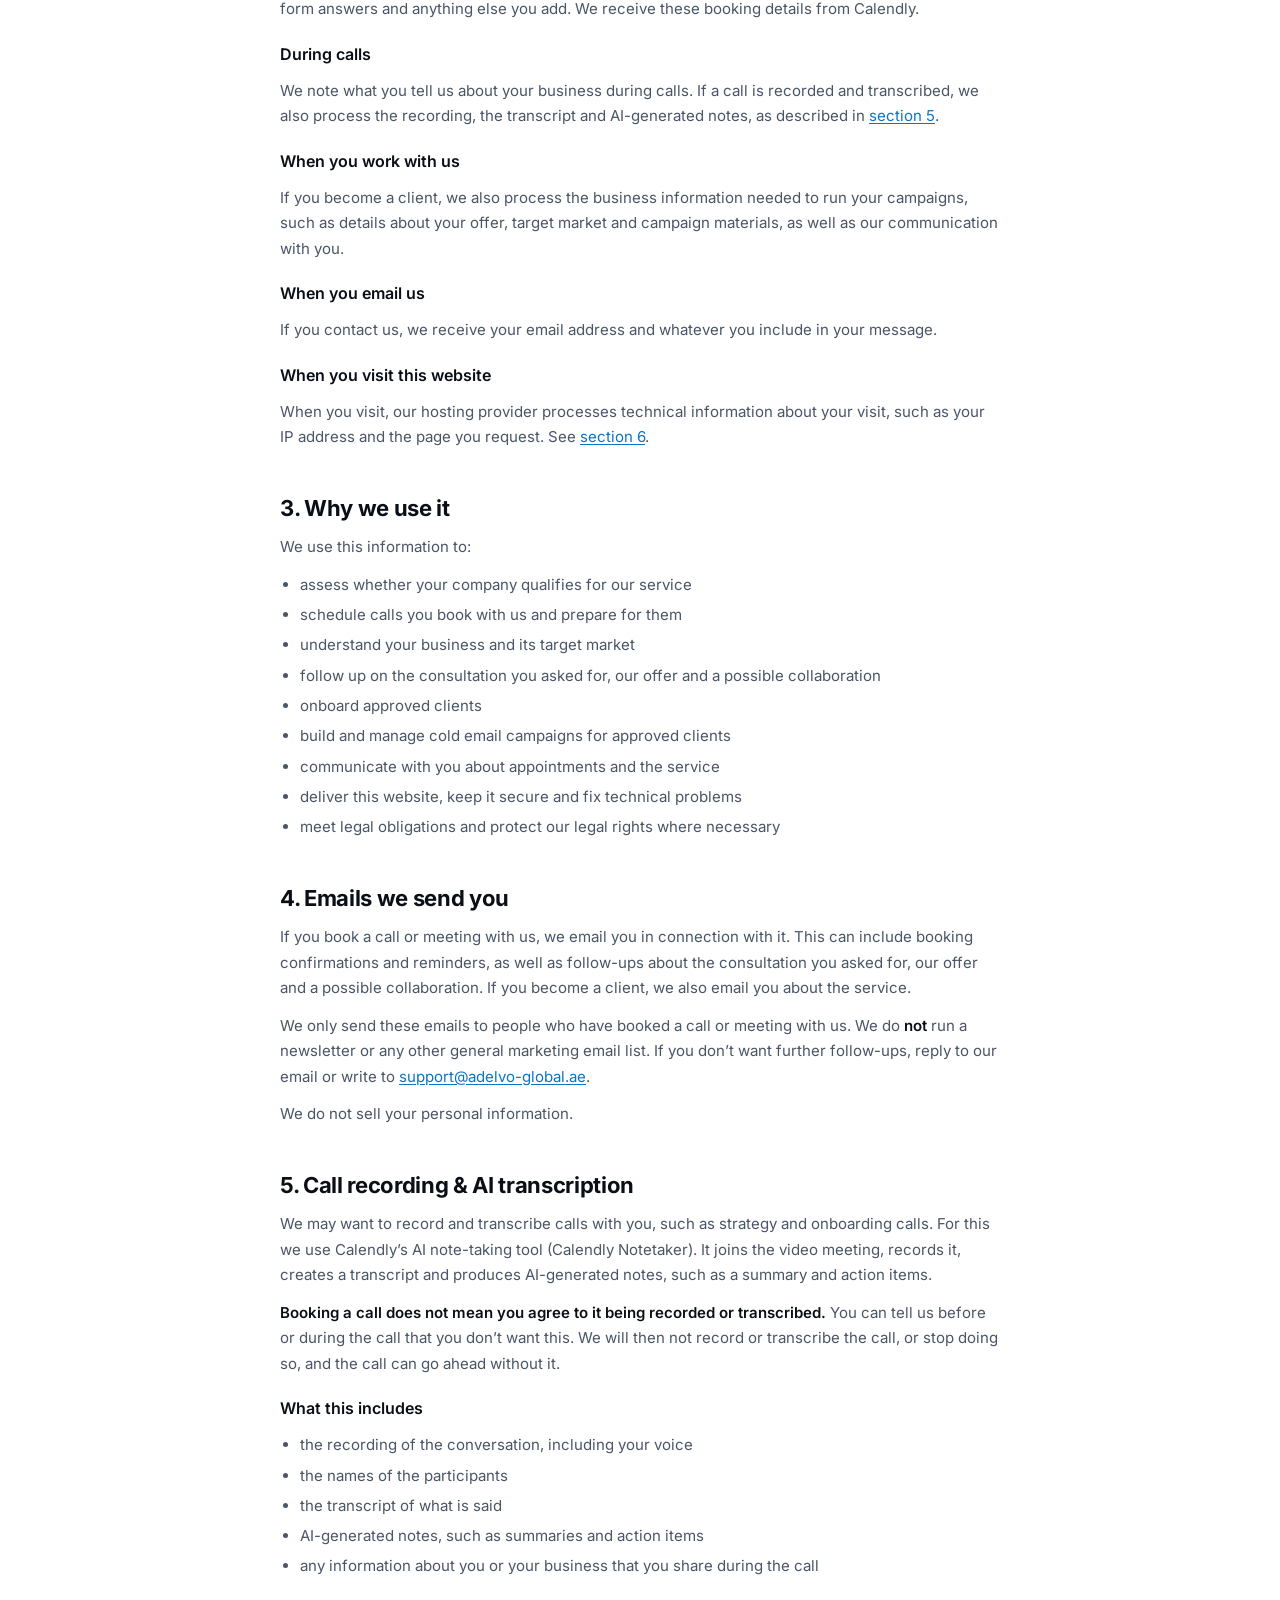
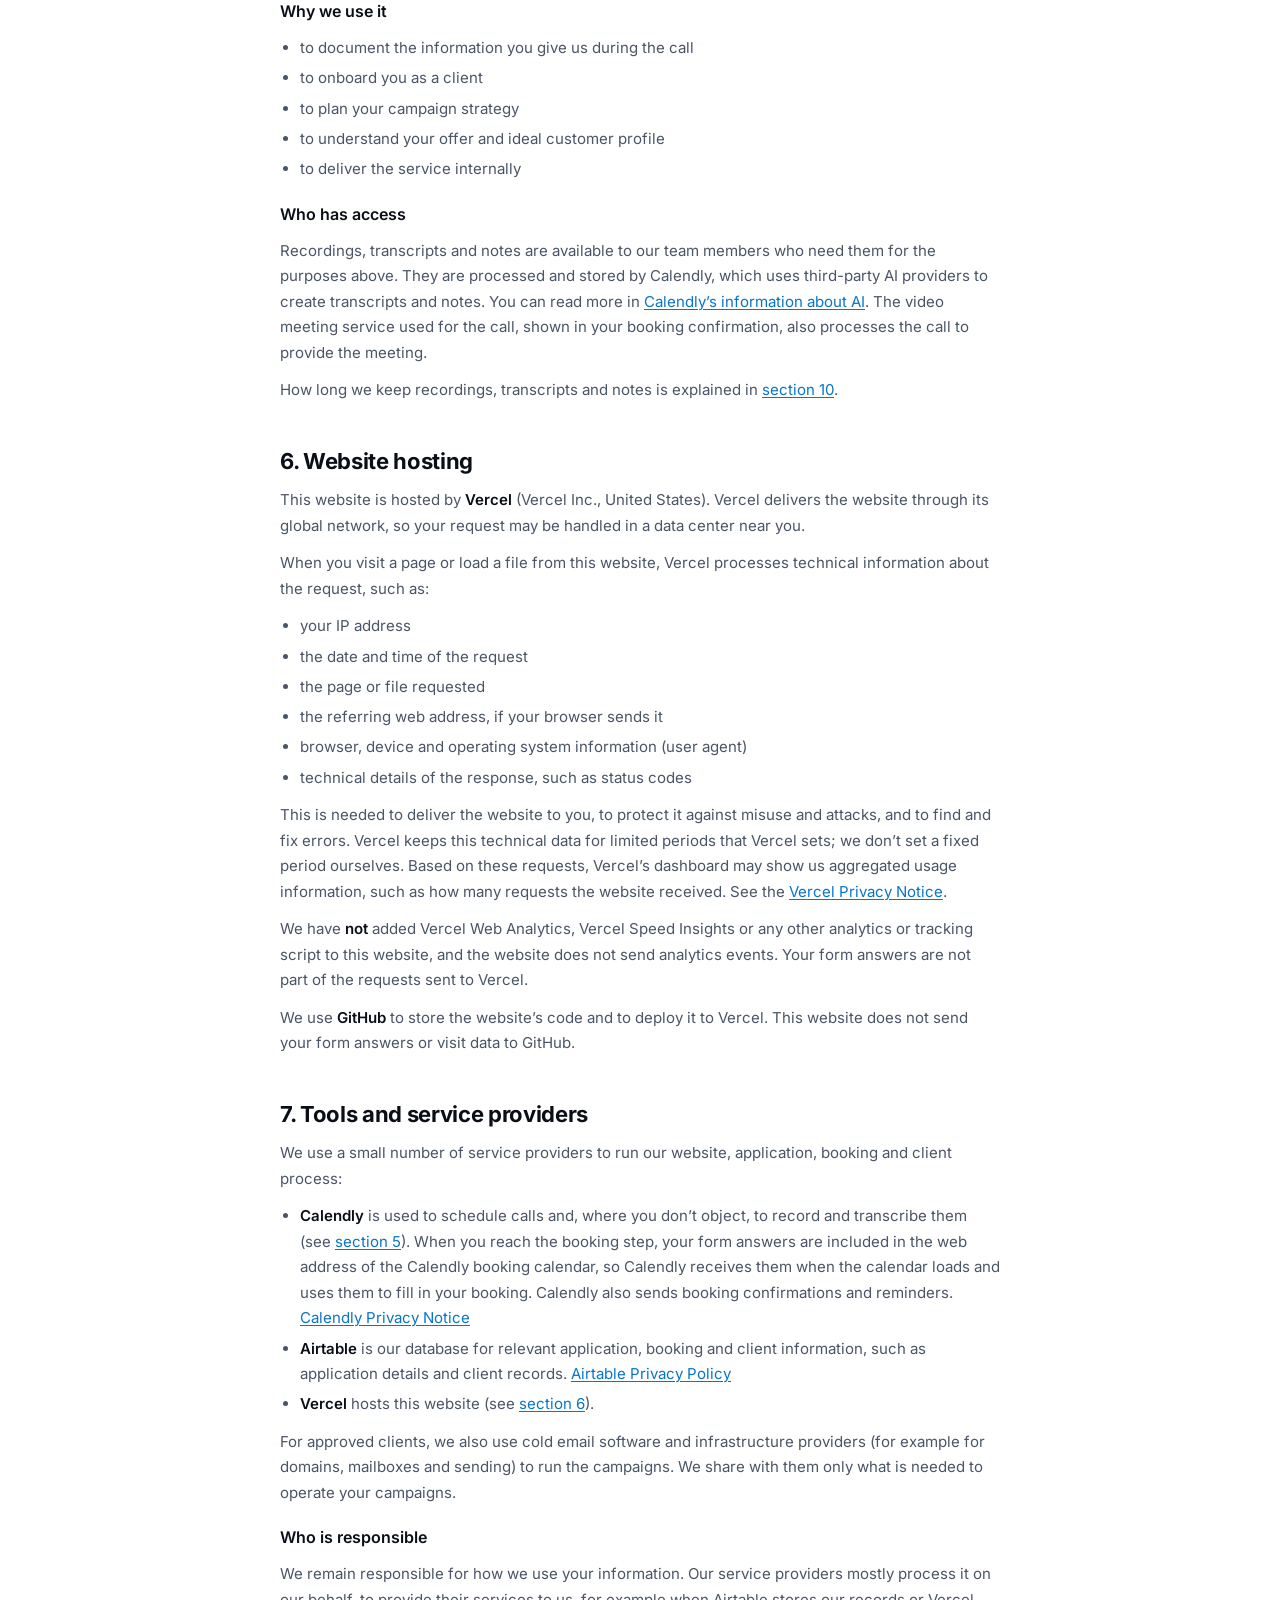
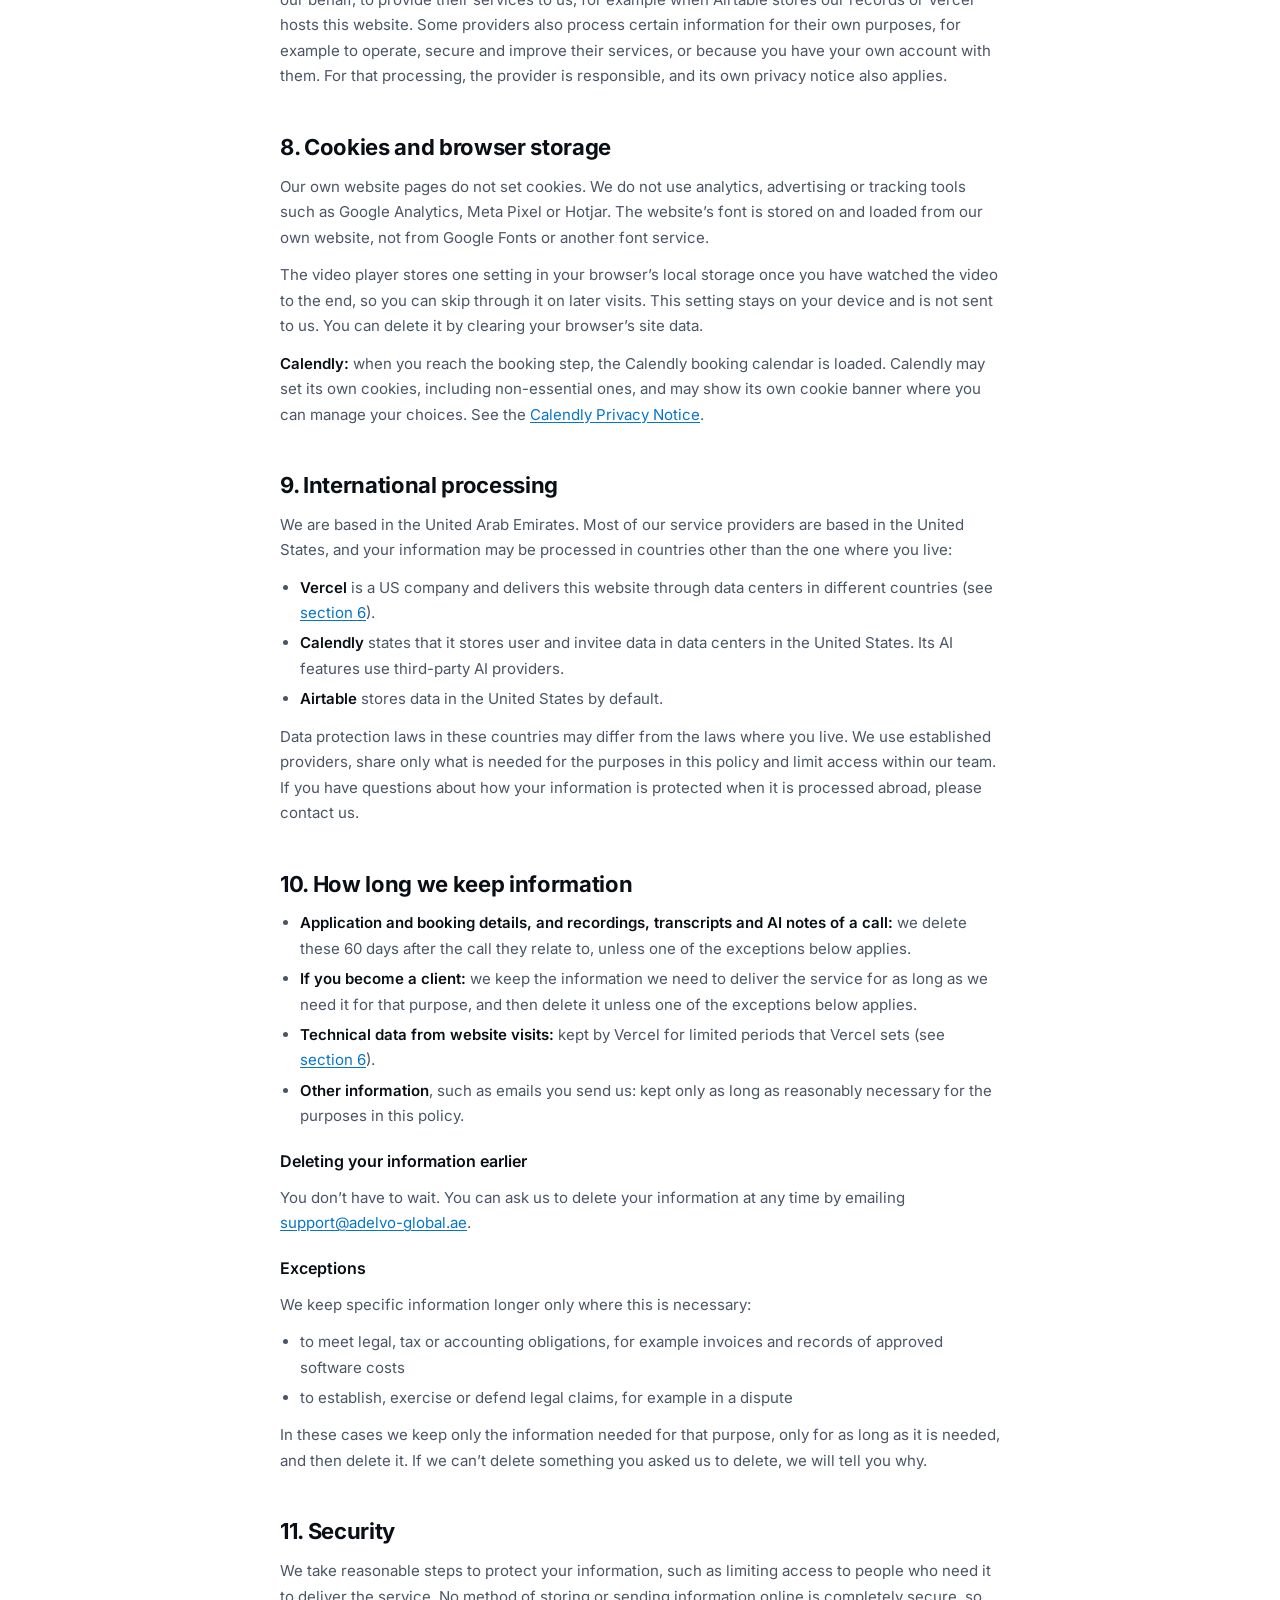
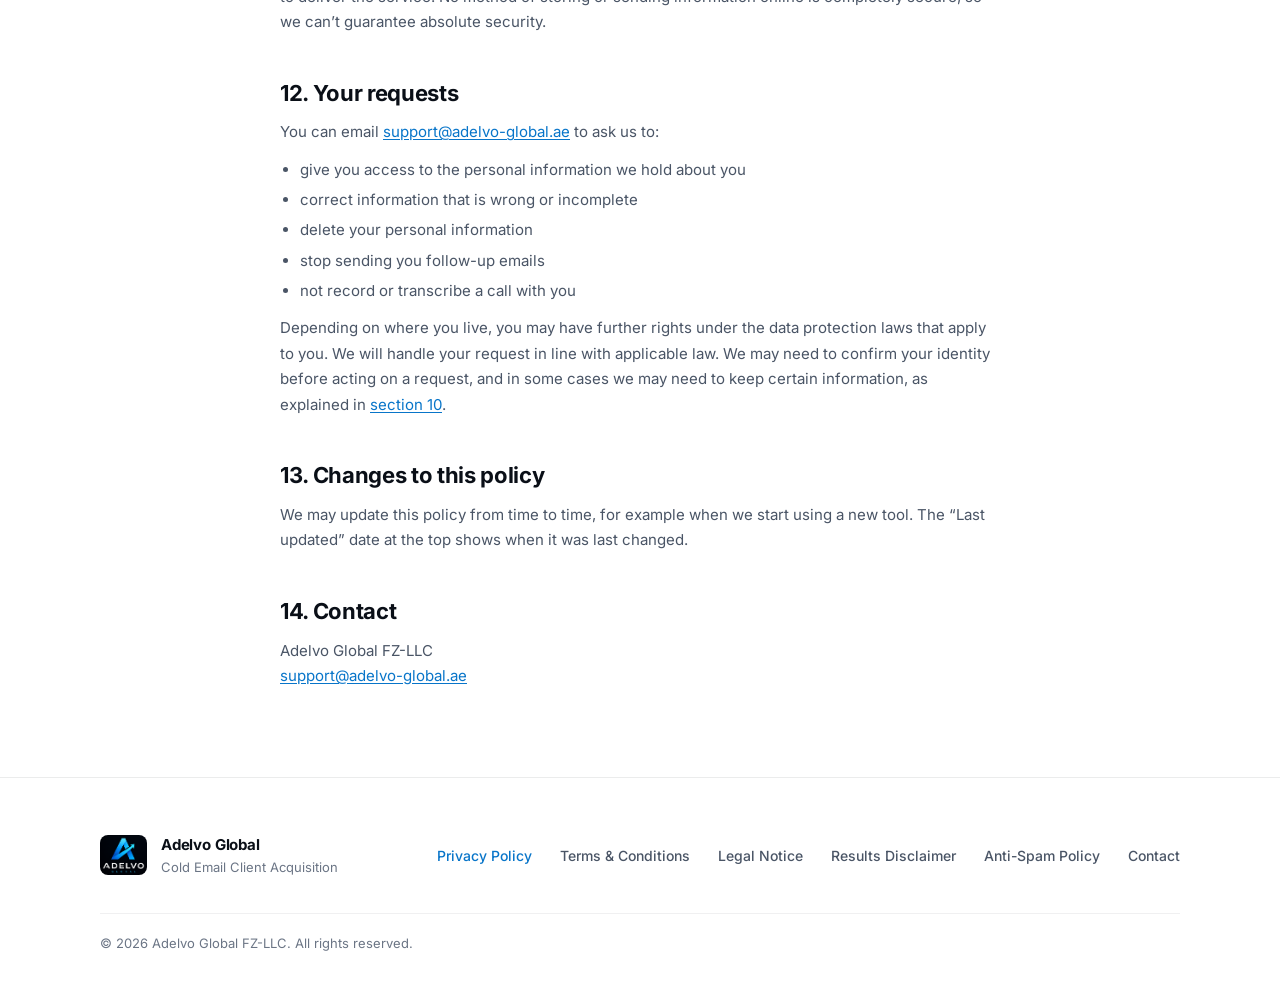
<file: privacy-policy.html>
<!DOCTYPE html>
<html lang="en">
<head>
  <meta charset="UTF-8" />
  <meta name="viewport" content="width=device-width, initial-scale=1.0" />
  <title>Privacy Policy | Adelvo Global</title>
  <meta name="description" content="How Adelvo Global FZ-LLC collects, uses and protects your information." />

  <!-- Font: Inter, self-hosted (see @font-face in css/styles.css) -->
  <link rel="preload" href="assets/fonts/inter-latin.woff2" as="font" type="font/woff2" crossorigin />

  <link rel="icon" type="image/png" sizes="32x32" href="assets/favicon-32.png" />
  <link rel="icon" type="image/png" sizes="256x256" href="assets/favicon.png" />
  <link rel="apple-touch-icon" href="assets/favicon.png" />

  <link rel="stylesheet" href="css/styles.css?v=23" />
</head>
<body>

  <header class="legal-top">
    <div class="container legal-top__inner">
      <a class="site-footer__brand" href="index.html" aria-label="Adelvo Global – home">
        <img class="site-footer__logo" src="assets/logo.png" alt="" width="437" height="370" />
        <span class="site-footer__name">Adelvo Global</span>
      </a>
      <a class="legal-top__back" href="index.html">← Back to home</a>
    </div>
  </header>

  <main class="legal">
    <div class="container legal__inner">
      <p class="legal__eyebrow">Legal</p>
      <h1>Privacy Policy</h1>
      <p class="legal__meta">Last updated: 28 October 2026</p>
      <p class="legal__intro">This policy explains what information we collect when you visit this website, apply for our service, book a call or work with us, why we collect it, who else is involved, and what you can do about it. We’ve tried to keep it short and in plain English.</p>

      <nav class="legal__toc" aria-labelledby="pp-toc">
        <p class="legal__toc-title" id="pp-toc">Contents</p>
        <ol>
          <li><a href="#who-we-are">Who we are</a></li>
          <li><a href="#what-we-collect">Information we collect</a></li>
          <li><a href="#why">Why we use it</a></li>
          <li><a href="#emails">Emails we send you</a></li>
          <li><a href="#recording">Call recording &amp; AI transcription</a></li>
          <li><a href="#hosting">Website hosting</a></li>
          <li><a href="#tools">Tools and service providers</a></li>
          <li><a href="#cookies">Cookies and browser storage</a></li>
          <li><a href="#transfers">International processing</a></li>
          <li><a href="#retention">How long we keep information</a></li>
          <li><a href="#security">Security</a></li>
          <li><a href="#your-requests">Your requests</a></li>
          <li><a href="#changes">Changes to this policy</a></li>
          <li><a href="#contact">Contact</a></li>
        </ol>
      </nav>

      <section id="who-we-are">
        <h2>1. Who we are</h2>
        <p>This website and the Adelvo Global service are operated by <strong>Adelvo Global FZ-LLC</strong>, trading as Adelvo Global (“Adelvo Global”, “we”, “us”), FDBC3782 Compass Building, Al Shohada Road, Al Hamra Industrial Zone-FZ, Ras Al Khaimah, United Arab Emirates. Trade License No. 45031074.</p>
        <p>Adelvo Global FZ-LLC is responsible for the personal information described in this policy. You can reach us at <a href="mailto:support@adelvo-global.ae">support@adelvo-global.ae</a>.</p>
      </section>

      <section id="what-we-collect">
        <h2>2. Information we collect</h2>
        <h3>Through our application form</h3>
        <p>Our application form asks for:</p>
        <ul>
          <li>your full name</li>
          <li>your email address</li>
          <li>your business website</li>
          <li>what your business sells</li>
          <li>your average client value</li>
          <li>who your ideal customer is</li>
          <li>how you currently get clients</li>
          <li>whether you have used cold email before</li>
        </ul>
        <p>Your answers stay in your browser while you fill in the form. They are only passed on when you reach the booking step: the booking calendar from Calendly is then loaded with your answers included in its web address, so your booking is filled in for you (see <a href="#tools">section 7</a>). If you close the form before that step, your answers are not sent to us or to Calendly.</p>
        <p>The first two questions (whether your average customer is worth more than $3,000 and whether you have a B2B offer) are only checked in your browser to see if the service can be a fit. Your answers to them are not sent to us or to Calendly.</p>
        <h3>When you book a call</h3>
        <p>When you book, Calendly receives the details of your booking, such as the time you choose, your form answers and anything else you add. We receive these booking details from Calendly.</p>
        <h3>During calls</h3>
        <p>We note what you tell us about your business during calls. If a call is recorded and transcribed, we also process the recording, the transcript and AI-generated notes, as described in <a href="#recording">section 5</a>.</p>
        <h3>When you work with us</h3>
        <p>If you become a client, we also process the business information needed to run your campaigns, such as details about your offer, target market and campaign materials, as well as our communication with you.</p>
        <h3>When you email us</h3>
        <p>If you contact us, we receive your email address and whatever you include in your message.</p>
        <h3>When you visit this website</h3>
        <p>When you visit, our hosting provider processes technical information about your visit, such as your IP address and the page you request. See <a href="#hosting">section 6</a>.</p>
      </section>

      <section id="why">
        <h2>3. Why we use it</h2>
        <p>We use this information to:</p>
        <ul>
          <li>assess whether your company qualifies for our service</li>
          <li>schedule calls you book with us and prepare for them</li>
          <li>understand your business and its target market</li>
          <li>follow up on the consultation you asked for, our offer and a possible collaboration</li>
          <li>onboard approved clients</li>
          <li>build and manage cold email campaigns for approved clients</li>
          <li>communicate with you about appointments and the service</li>
          <li>deliver this website, keep it secure and fix technical problems</li>
          <li>meet legal obligations and protect our legal rights where necessary</li>
        </ul>
      </section>

      <section id="emails">
        <h2>4. Emails we send you</h2>
        <p>If you book a call or meeting with us, we email you in connection with it. This can include booking confirmations and reminders, as well as follow-ups about the consultation you asked for, our offer and a possible collaboration. If you become a client, we also email you about the service.</p>
        <p>We only send these emails to people who have booked a call or meeting with us. We do <strong>not</strong> run a newsletter or any other general marketing email list. If you don’t want further follow-ups, reply to our email or write to <a href="mailto:support@adelvo-global.ae">support@adelvo-global.ae</a>.</p>
        <p>We do not sell your personal information.</p>
      </section>

      <section id="recording">
        <h2>5. Call recording &amp; AI transcription</h2>
        <p>We may want to record and transcribe calls with you, such as strategy and onboarding calls. For this we use Calendly’s AI note-taking tool (Calendly Notetaker). It joins the video meeting, records it, creates a transcript and produces AI-generated notes, such as a summary and action items.</p>
        <p><strong>Booking a call does not mean you agree to it being recorded or transcribed.</strong> You can tell us before or during the call that you don’t want this. We will then not record or transcribe the call, or stop doing so, and the call can go ahead without it.</p>
        <h3>What this includes</h3>
        <ul>
          <li>the recording of the conversation, including your voice</li>
          <li>the names of the participants</li>
          <li>the transcript of what is said</li>
          <li>AI-generated notes, such as summaries and action items</li>
          <li>any information about you or your business that you share during the call</li>
        </ul>
        <h3>Why we use it</h3>
        <ul>
          <li>to document the information you give us during the call</li>
          <li>to onboard you as a client</li>
          <li>to plan your campaign strategy</li>
          <li>to understand your offer and ideal customer profile</li>
          <li>to deliver the service internally</li>
        </ul>
        <h3>Who has access</h3>
        <p>Recordings, transcripts and notes are available to our team members who need them for the purposes above. They are processed and stored by Calendly, which uses third-party AI providers to create transcripts and notes. You can read more in <a href="https://calendly.com/help/ai-at-calendly" target="_blank" rel="noopener">Calendly’s information about AI</a>. The video meeting service used for the call, shown in your booking confirmation, also processes the call to provide the meeting.</p>
        <p>How long we keep recordings, transcripts and notes is explained in <a href="#retention">section 10</a>.</p>
      </section>

      <section id="hosting">
        <h2>6. Website hosting</h2>
        <p>This website is hosted by <strong>Vercel</strong> (Vercel Inc., United States). Vercel delivers the website through its global network, so your request may be handled in a data center near you.</p>
        <p>When you visit a page or load a file from this website, Vercel processes technical information about the request, such as:</p>
        <ul>
          <li>your IP address</li>
          <li>the date and time of the request</li>
          <li>the page or file requested</li>
          <li>the referring web address, if your browser sends it</li>
          <li>browser, device and operating system information (user agent)</li>
          <li>technical details of the response, such as status codes</li>
        </ul>
        <p>This is needed to deliver the website to you, to protect it against misuse and attacks, and to find and fix errors. Vercel keeps this technical data for limited periods that Vercel sets; we don’t set a fixed period ourselves. Based on these requests, Vercel’s dashboard may show us aggregated usage information, such as how many requests the website received. See the <a href="https://vercel.com/legal/privacy-notice" target="_blank" rel="noopener">Vercel Privacy Notice</a>.</p>
        <p>We have <strong>not</strong> added Vercel Web Analytics, Vercel Speed Insights or any other analytics or tracking script to this website, and the website does not send analytics events. Your form answers are not part of the requests sent to Vercel.</p>
        <p>We use <strong>GitHub</strong> to store the website’s code and to deploy it to Vercel. This website does not send your form answers or visit data to GitHub.</p>
      </section>

      <section id="tools">
        <h2>7. Tools and service providers</h2>
        <p>We use a small number of service providers to run our website, application, booking and client process:</p>
        <ul>
          <li><strong>Calendly</strong> is used to schedule calls and, where you don’t object, to record and transcribe them (see <a href="#recording">section 5</a>). When you reach the booking step, your form answers are included in the web address of the Calendly booking calendar, so Calendly receives them when the calendar loads and uses them to fill in your booking. Calendly also sends booking confirmations and reminders. <a href="https://calendly.com/privacy" target="_blank" rel="noopener">Calendly Privacy Notice</a></li>
          <li><strong>Airtable</strong> is our database for relevant application, booking and client information, such as application details and client records. <a href="https://www.airtable.com/company/privacy" target="_blank" rel="noopener">Airtable Privacy Policy</a></li>
          <li><strong>Vercel</strong> hosts this website (see <a href="#hosting">section 6</a>).</li>
        </ul>
        <p>For approved clients, we also use cold email software and infrastructure providers (for example for domains, mailboxes and sending) to run the campaigns. We share with them only what is needed to operate your campaigns.</p>
        <h3>Who is responsible</h3>
        <p>We remain responsible for how we use your information. Our service providers mostly process it on our behalf, to provide their services to us, for example when Airtable stores our records or Vercel hosts this website. Some providers also process certain information for their own purposes, for example to operate, secure and improve their services, or because you have your own account with them. For that processing, the provider is responsible, and its own privacy notice also applies.</p>
      </section>

      <section id="cookies">
        <h2>8. Cookies and browser storage</h2>
        <p>Our own website pages do not set cookies. We do not use analytics, advertising or tracking tools such as Google Analytics, Meta Pixel or Hotjar. The website’s font is stored on and loaded from our own website, not from Google Fonts or another font service.</p>
        <p>The video player stores one setting in your browser’s local storage once you have watched the video to the end, so you can skip through it on later visits. This setting stays on your device and is not sent to us. You can delete it by clearing your browser’s site data.</p>
        <p><strong>Calendly:</strong> when you reach the booking step, the Calendly booking calendar is loaded. Calendly may set its own cookies, including non-essential ones, and may show its own cookie banner where you can manage your choices. See the <a href="https://calendly.com/privacy" target="_blank" rel="noopener">Calendly Privacy Notice</a>.</p>
      </section>

      <section id="transfers">
        <h2>9. International processing</h2>
        <p>We are based in the United Arab Emirates. Most of our service providers are based in the United States, and your information may be processed in countries other than the one where you live:</p>
        <ul>
          <li><strong>Vercel</strong> is a US company and delivers this website through data centers in different countries (see <a href="#hosting">section 6</a>).</li>
          <li><strong>Calendly</strong> states that it stores user and invitee data in data centers in the United States. Its AI features use third-party AI providers.</li>
          <li><strong>Airtable</strong> stores data in the United States by default.</li>
        </ul>
        <p>Data protection laws in these countries may differ from the laws where you live. We use established providers, share only what is needed for the purposes in this policy and limit access within our team. If you have questions about how your information is protected when it is processed abroad, please contact us.</p>
      </section>

      <section id="retention">
        <h2>10. How long we keep information</h2>
        <ul>
          <li><strong>Application and booking details, and recordings, transcripts and AI notes of a call:</strong> we delete these 60 days after the call they relate to, unless one of the exceptions below applies.</li>
          <li><strong>If you become a client:</strong> we keep the information we need to deliver the service for as long as we need it for that purpose, and then delete it unless one of the exceptions below applies.</li>
          <li><strong>Technical data from website visits:</strong> kept by Vercel for limited periods that Vercel sets (see <a href="#hosting">section 6</a>).</li>
          <li><strong>Other information</strong>, such as emails you send us: kept only as long as reasonably necessary for the purposes in this policy.</li>
        </ul>
        <h3>Deleting your information earlier</h3>
        <p>You don’t have to wait. You can ask us to delete your information at any time by emailing <a href="mailto:support@adelvo-global.ae">support@adelvo-global.ae</a>.</p>
        <h3>Exceptions</h3>
        <p>We keep specific information longer only where this is necessary:</p>
        <ul>
          <li>to meet legal, tax or accounting obligations, for example invoices and records of approved software costs</li>
          <li>to establish, exercise or defend legal claims, for example in a dispute</li>
        </ul>
        <p>In these cases we keep only the information needed for that purpose, only for as long as it is needed, and then delete it. If we can’t delete something you asked us to delete, we will tell you why.</p>
      </section>

      <section id="security">
        <h2>11. Security</h2>
        <p>We take reasonable steps to protect your information, such as limiting access to people who need it to deliver the service. No method of storing or sending information online is completely secure, so we can’t guarantee absolute security.</p>
      </section>

      <section id="your-requests">
        <h2>12. Your requests</h2>
        <p>You can email <a href="mailto:support@adelvo-global.ae">support@adelvo-global.ae</a> to ask us to:</p>
        <ul>
          <li>give you access to the personal information we hold about you</li>
          <li>correct information that is wrong or incomplete</li>
          <li>delete your personal information</li>
          <li>stop sending you follow-up emails</li>
          <li>not record or transcribe a call with you</li>
        </ul>
        <p>Depending on where you live, you may have further rights under the data protection laws that apply to you. We will handle your request in line with applicable law. We may need to confirm your identity before acting on a request, and in some cases we may need to keep certain information, as explained in <a href="#retention">section 10</a>.</p>
      </section>

      <section id="changes">
        <h2>13. Changes to this policy</h2>
        <p>We may update this policy from time to time, for example when we start using a new tool. The “Last updated” date at the top shows when it was last changed.</p>
      </section>

      <section id="contact">
        <h2>14. Contact</h2>
        <p>Adelvo Global FZ-LLC<br /><a href="mailto:support@adelvo-global.ae">support@adelvo-global.ae</a></p>
      </section>

      <!-- ==========================================================
           DEVELOPER NOTES (not displayed on this page)
           - Add any new tool here once it processes personal information.
           - The application form currently sends nothing itself (FORM_ENDPOINT
             in js/apply.js is empty). If that changes, update sections 2 and 7.
           - Recording: before Notetaker starts, ask every participant and only
             record if they agree. Suggested wording for the Calendly event
             description / confirmation email:

             "We may want to record and transcribe this call with an AI
             note-taking tool for onboarding, documentation and service
             delivery. We'll ask you at the start of the call, and you can
             say no. Booking the call doesn't mean you agree to recording."
           ========================================================== -->
    </div>
  </main>

  <!-- FOOTER — keep in sync with index.html and the other legal pages -->
  <footer class="site-footer">
    <div class="container site-footer__inner">
      <a class="site-footer__brand" href="index.html" aria-label="Adelvo Global – home">
        <img class="site-footer__logo" src="assets/logo.png" alt="" width="437" height="370" />
        <span>
          <span class="site-footer__name">Adelvo Global</span>
          <span class="site-footer__tag">Cold Email Client Acquisition</span>
        </span>
      </a>
      <nav class="site-footer__nav" aria-label="Legal">
        <a href="privacy-policy.html" aria-current="page">Privacy Policy</a>
        <a href="terms.html">Terms &amp; Conditions</a>
        <a href="legal-notice.html">Legal Notice</a>
        <a href="results-disclaimer.html">Results Disclaimer</a>
        <a href="anti-spam-policy.html">Anti-Spam Policy</a>
        <a href="contact.html">Contact</a>
      </nav>
    </div>
    <div class="container">
      <p class="site-footer__copy">© 2026 Adelvo Global FZ-LLC. All rights reserved.</p>
    </div>
  </footer>

</body>
</html>
</file>
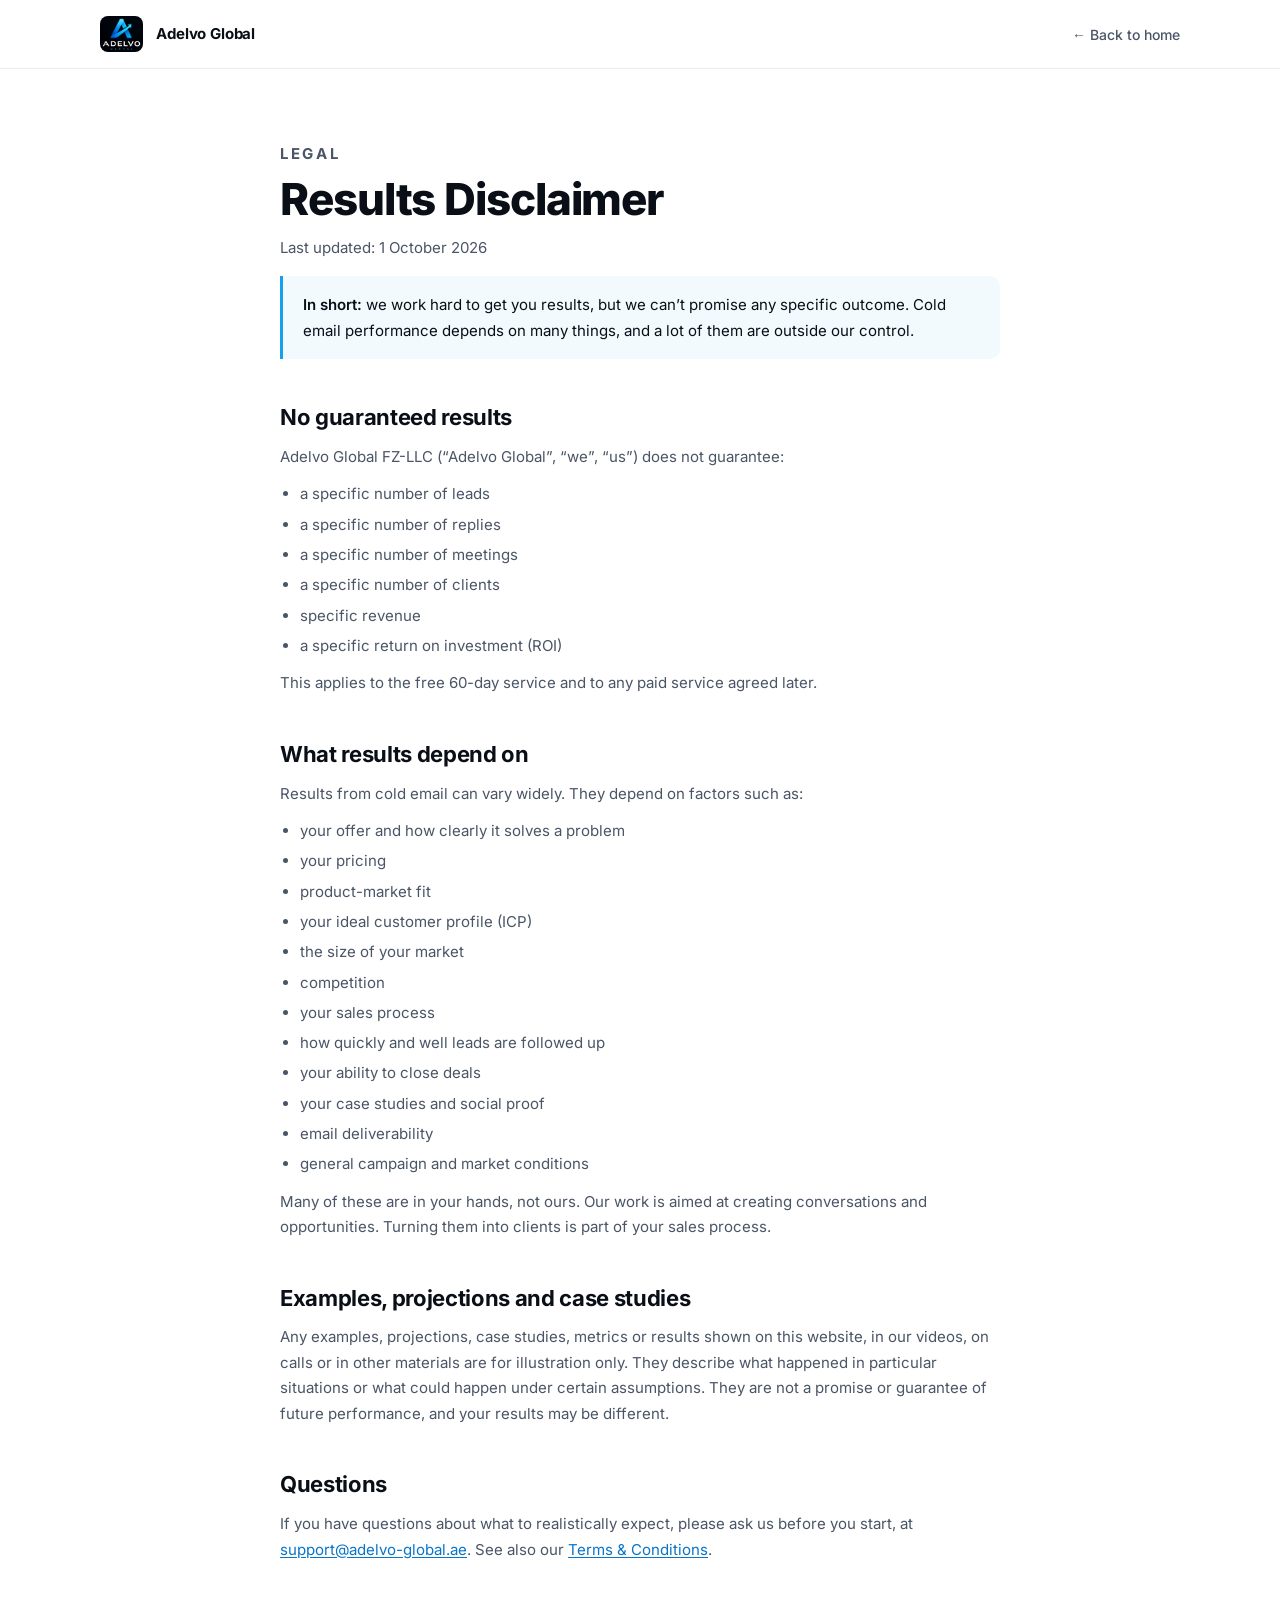
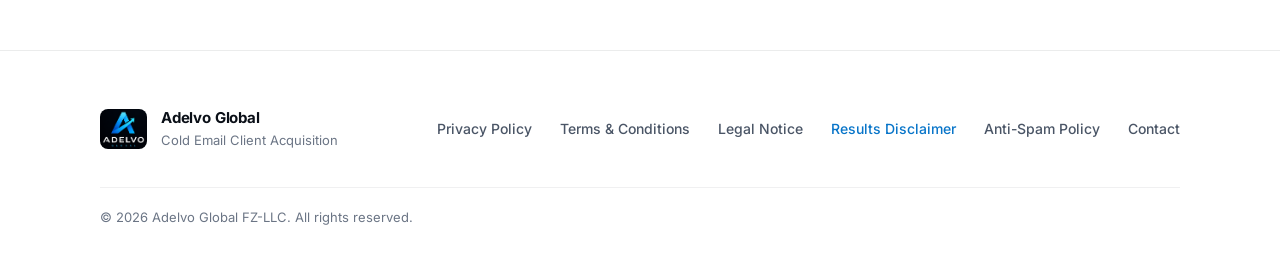
<file: results-disclaimer.html>
<!DOCTYPE html>
<html lang="en">
<head>
  <meta charset="UTF-8" />
  <meta name="viewport" content="width=device-width, initial-scale=1.0" />
  <title>Results Disclaimer | Adelvo Global</title>
  <meta name="description" content="Adelvo Global does not guarantee specific results from cold email campaigns." />

  <!-- Font: Inter, self-hosted (see @font-face in css/styles.css) -->
  <link rel="preload" href="assets/fonts/inter-latin.woff2" as="font" type="font/woff2" crossorigin />

  <link rel="icon" type="image/png" sizes="32x32" href="assets/favicon-32.png" />
  <link rel="icon" type="image/png" sizes="256x256" href="assets/favicon.png" />
  <link rel="apple-touch-icon" href="assets/favicon.png" />

  <link rel="stylesheet" href="css/styles.css?v=23" />
</head>
<body>

  <header class="legal-top">
    <div class="container legal-top__inner">
      <a class="site-footer__brand" href="index.html" aria-label="Adelvo Global – home">
        <img class="site-footer__logo" src="assets/logo.png" alt="" width="437" height="370" />
        <span class="site-footer__name">Adelvo Global</span>
      </a>
      <a class="legal-top__back" href="index.html">← Back to home</a>
    </div>
  </header>

  <main class="legal">
    <div class="container legal__inner">
      <p class="legal__eyebrow">Legal</p>
      <h1>Results Disclaimer</h1>
      <p class="legal__meta">Last updated: 1 October 2026</p>

      <div class="legal__note">
        <p><strong>In short:</strong> we work hard to get you results, but we can’t promise any specific outcome. Cold email performance depends on many things, and a lot of them are outside our control.</p>
      </div>

      <section aria-labelledby="rd-no-guarantee">
        <h2 id="rd-no-guarantee">No guaranteed results</h2>
        <p>Adelvo Global FZ-LLC (“Adelvo Global”, “we”, “us”) does not guarantee:</p>
        <ul>
          <li>a specific number of leads</li>
          <li>a specific number of replies</li>
          <li>a specific number of meetings</li>
          <li>a specific number of clients</li>
          <li>specific revenue</li>
          <li>a specific return on investment (ROI)</li>
        </ul>
        <p>This applies to the free 60-day service and to any paid service agreed later.</p>
      </section>

      <section aria-labelledby="rd-factors">
        <h2 id="rd-factors">What results depend on</h2>
        <p>Results from cold email can vary widely. They depend on factors such as:</p>
        <ul>
          <li>your offer and how clearly it solves a problem</li>
          <li>your pricing</li>
          <li>product-market fit</li>
          <li>your ideal customer profile (ICP)</li>
          <li>the size of your market</li>
          <li>competition</li>
          <li>your sales process</li>
          <li>how quickly and well leads are followed up</li>
          <li>your ability to close deals</li>
          <li>your case studies and social proof</li>
          <li>email deliverability</li>
          <li>general campaign and market conditions</li>
        </ul>
        <p>Many of these are in your hands, not ours. Our work is aimed at creating conversations and opportunities. Turning them into clients is part of your sales process.</p>
      </section>

      <section aria-labelledby="rd-examples">
        <h2 id="rd-examples">Examples, projections and case studies</h2>
        <p>Any examples, projections, case studies, metrics or results shown on this website, in our videos, on calls or in other materials are for illustration only. They describe what happened in particular situations or what could happen under certain assumptions. They are not a promise or guarantee of future performance, and your results may be different.</p>
      </section>

      <section aria-labelledby="rd-more">
        <h2 id="rd-more">Questions</h2>
        <p>If you have questions about what to realistically expect, please ask us before you start, at <a href="mailto:support@adelvo-global.ae">support@adelvo-global.ae</a>. See also our <a href="terms.html">Terms &amp; Conditions</a>.</p>
      </section>
    </div>
  </main>

  <!-- FOOTER — keep in sync with index.html and the other legal pages -->
  <footer class="site-footer">
    <div class="container site-footer__inner">
      <a class="site-footer__brand" href="index.html" aria-label="Adelvo Global – home">
        <img class="site-footer__logo" src="assets/logo.png" alt="" width="437" height="370" />
        <span>
          <span class="site-footer__name">Adelvo Global</span>
          <span class="site-footer__tag">Cold Email Client Acquisition</span>
        </span>
      </a>
      <nav class="site-footer__nav" aria-label="Legal">
        <a href="privacy-policy.html">Privacy Policy</a>
        <a href="terms.html">Terms &amp; Conditions</a>
        <a href="legal-notice.html">Legal Notice</a>
        <a href="results-disclaimer.html" aria-current="page">Results Disclaimer</a>
        <a href="anti-spam-policy.html">Anti-Spam Policy</a>
        <a href="contact.html">Contact</a>
      </nav>
    </div>
    <div class="container">
      <p class="site-footer__copy">© 2026 Adelvo Global FZ-LLC. All rights reserved.</p>
    </div>
  </footer>

</body>
</html>
</file>
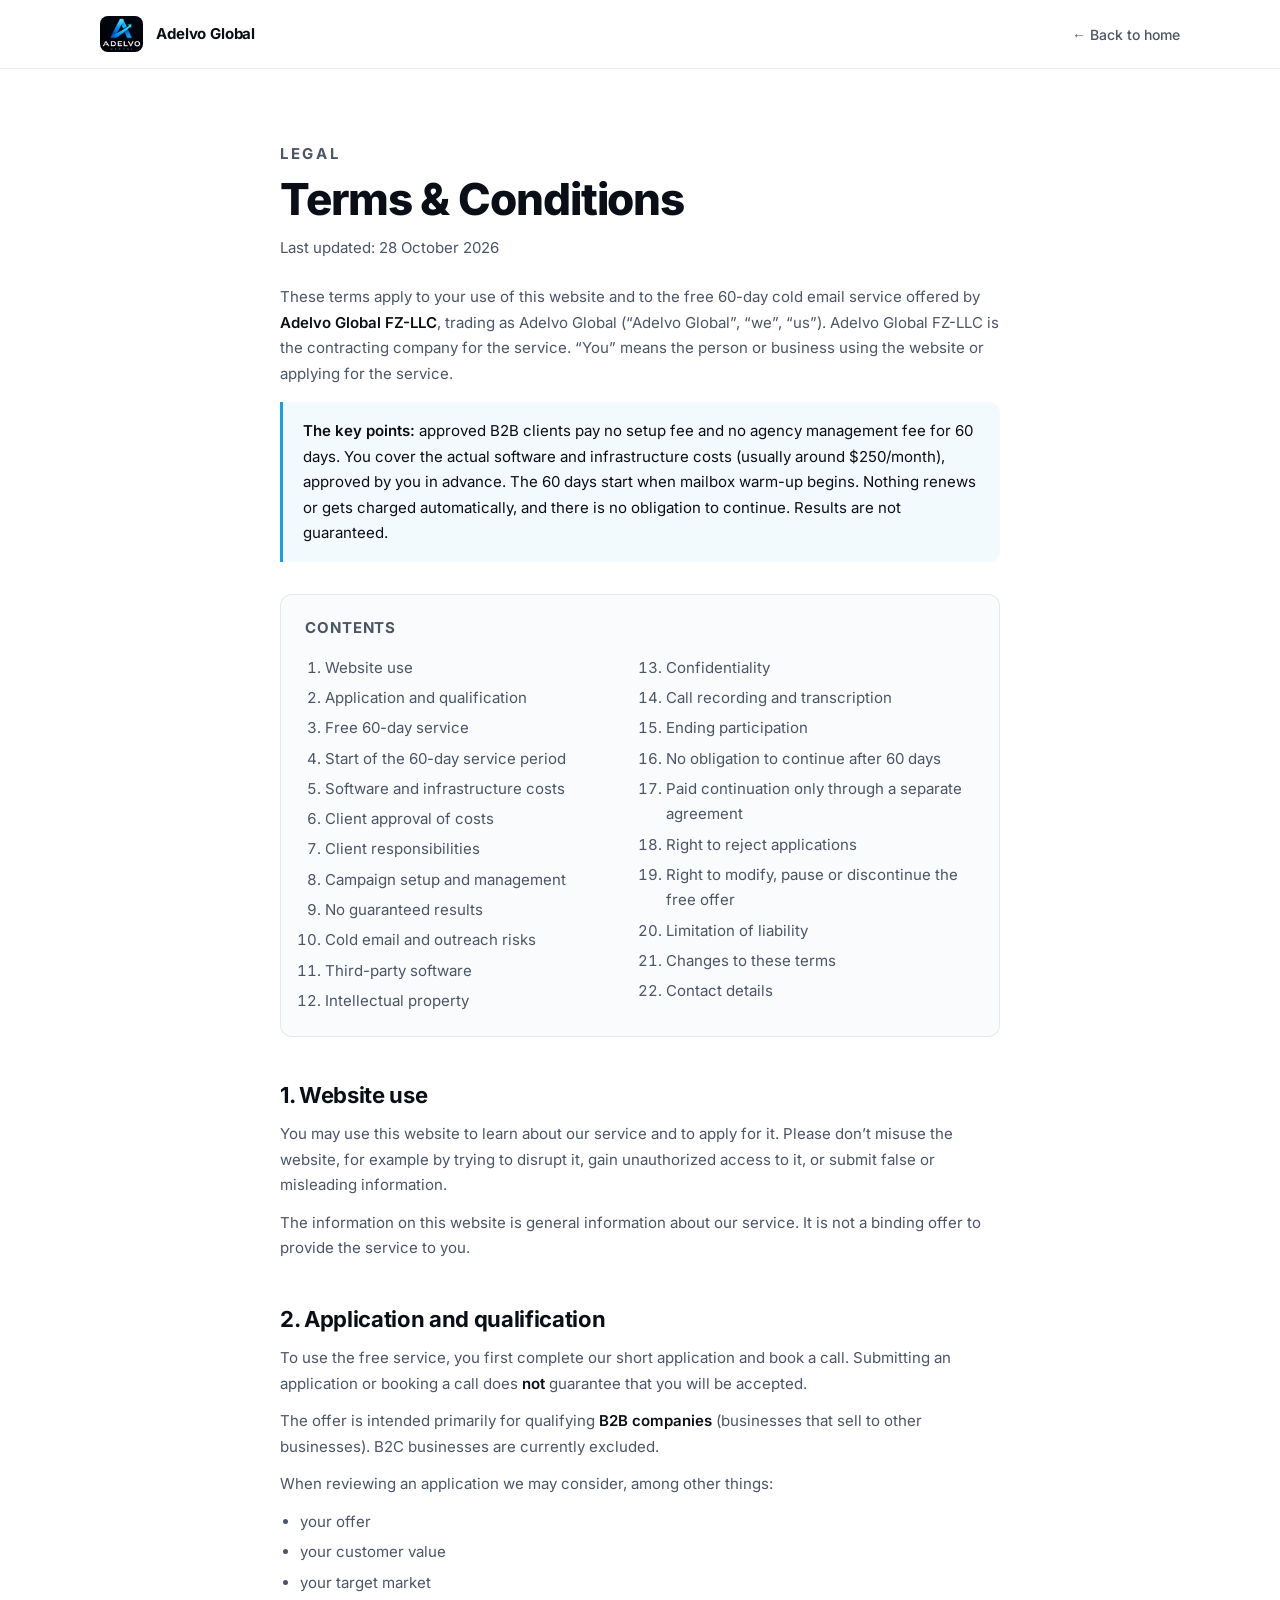
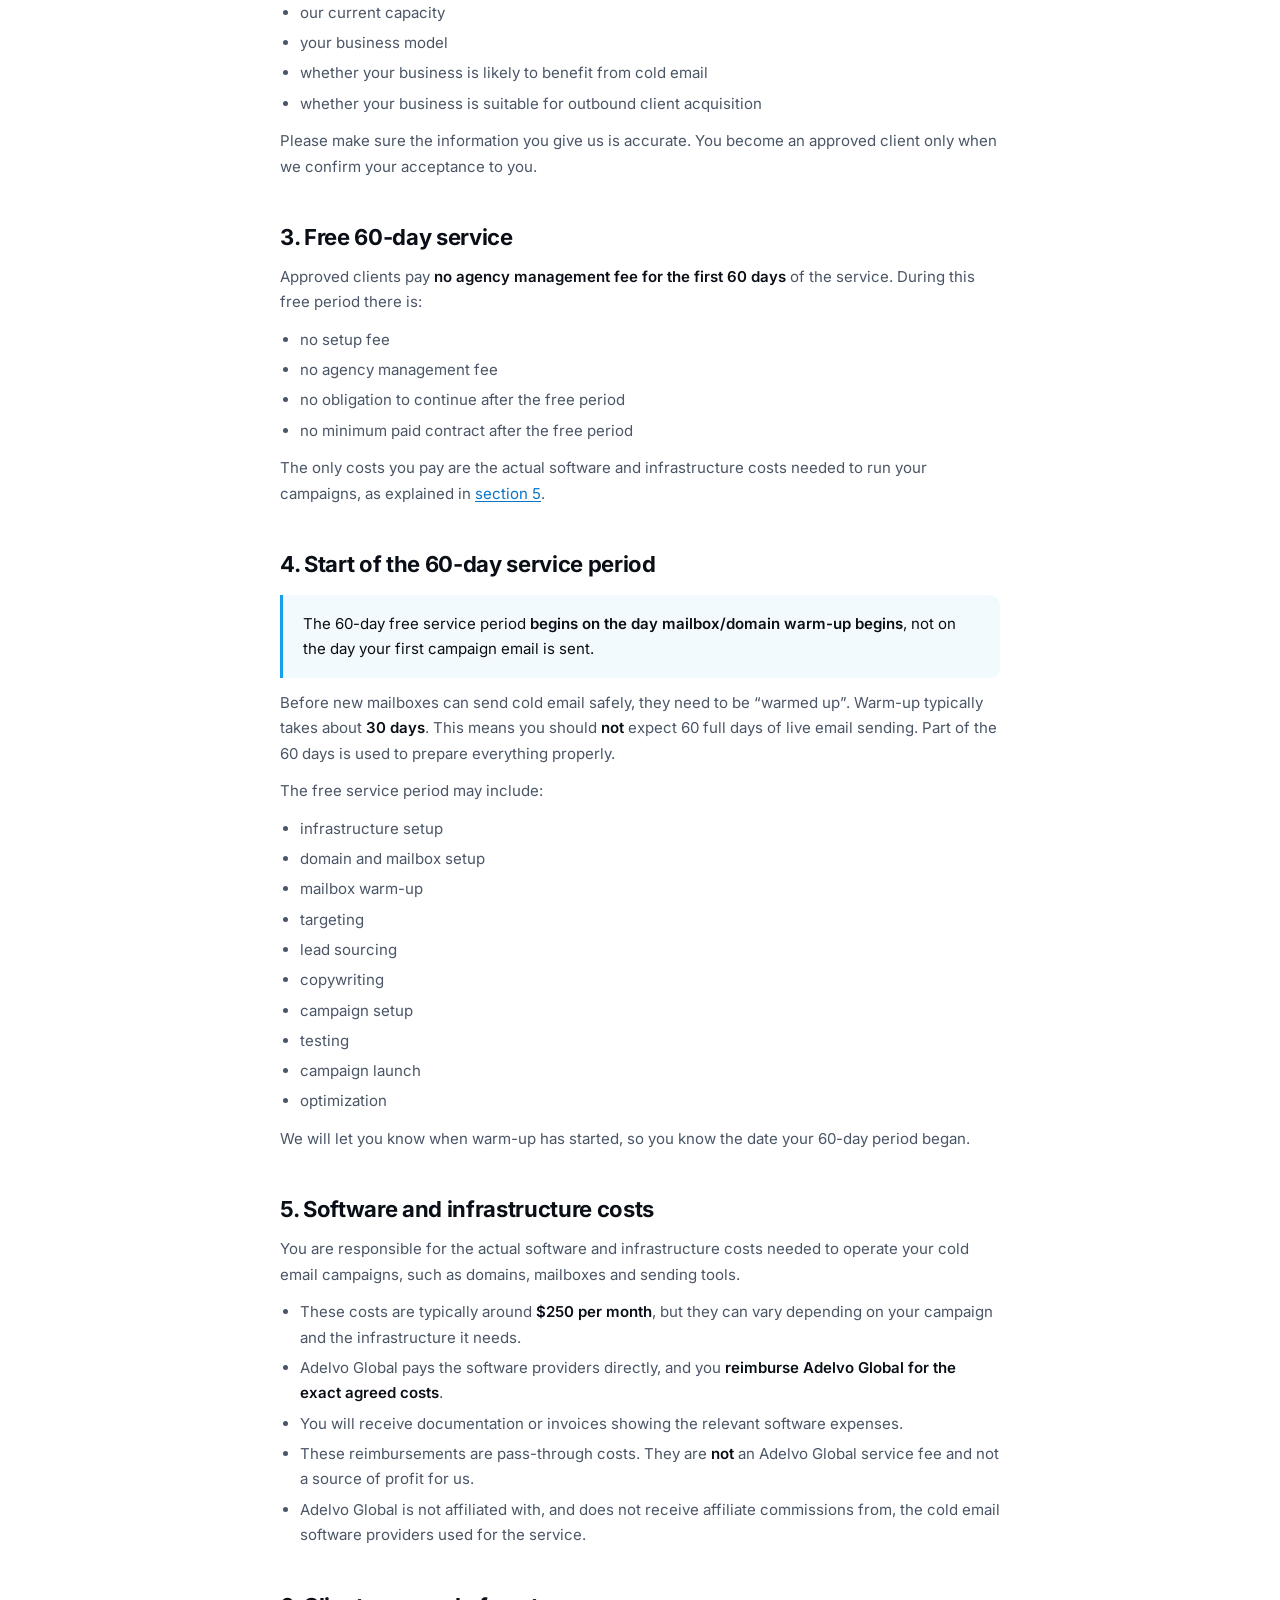
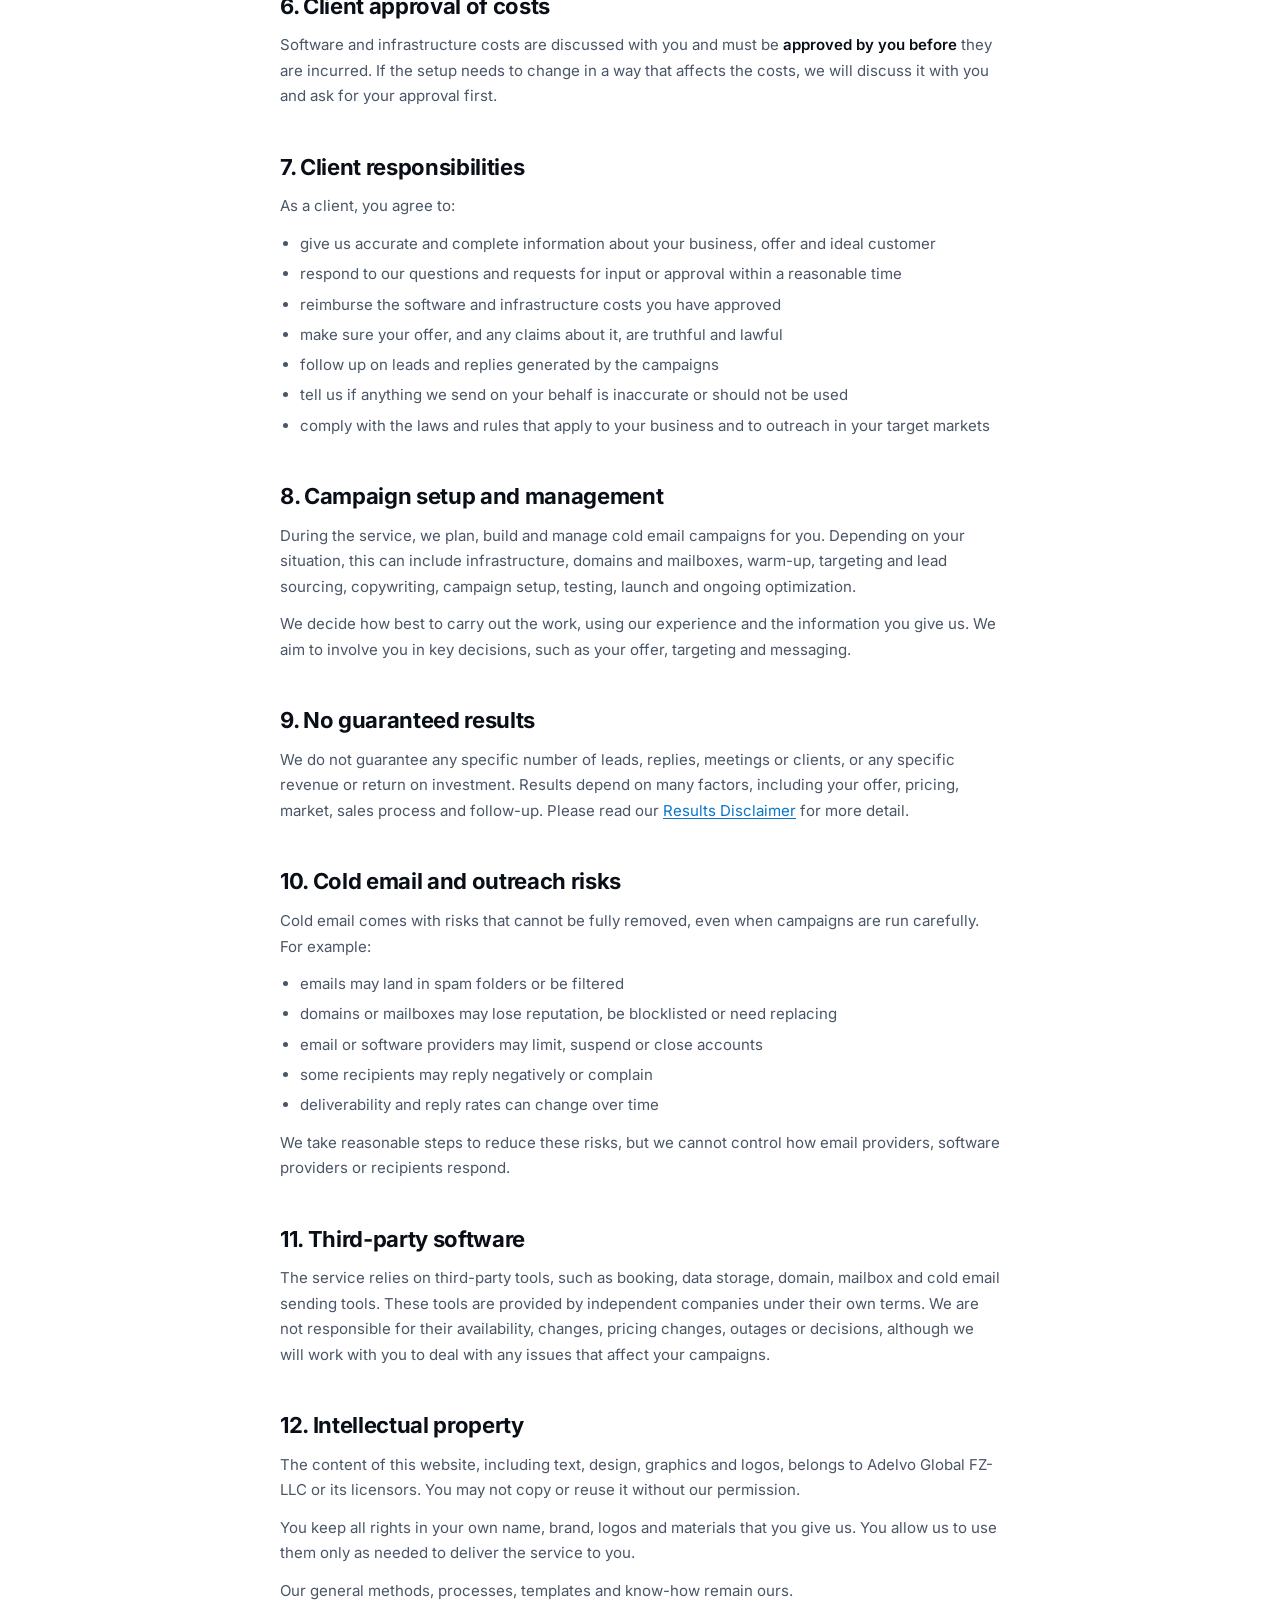
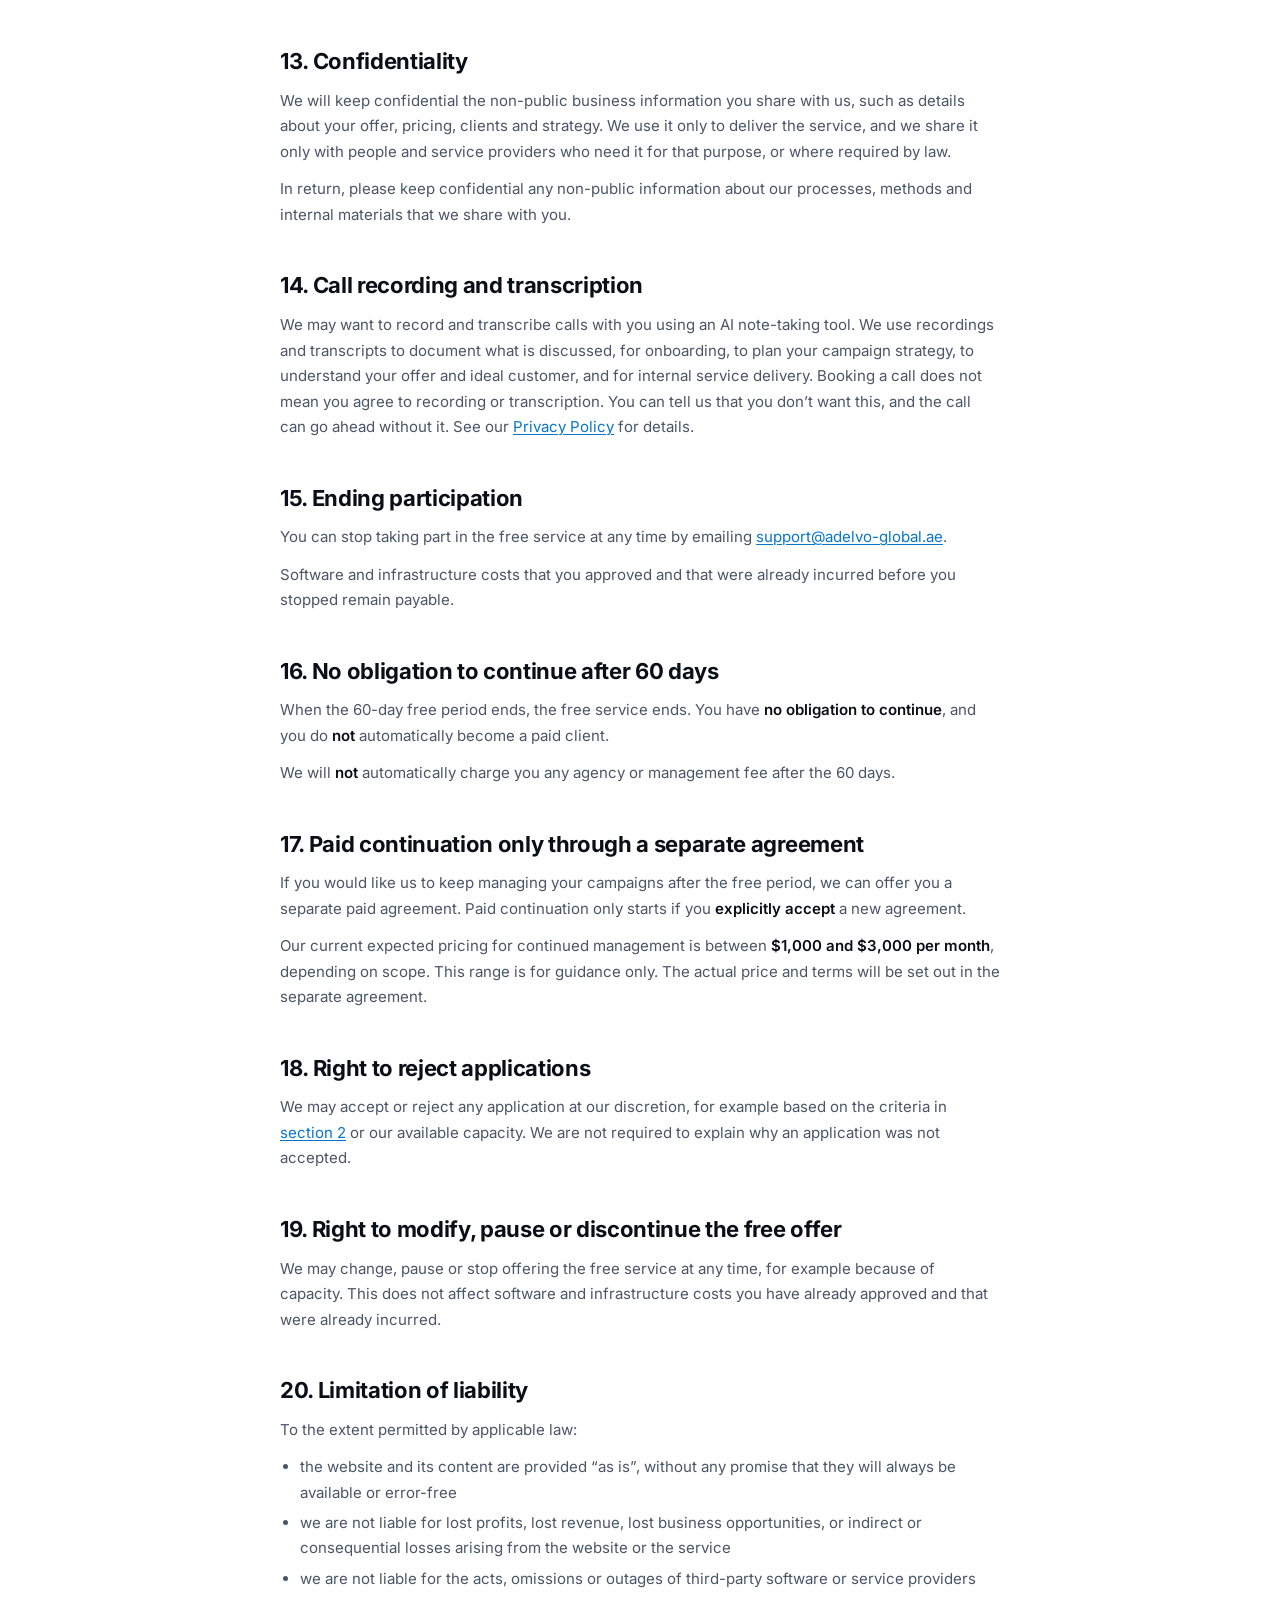
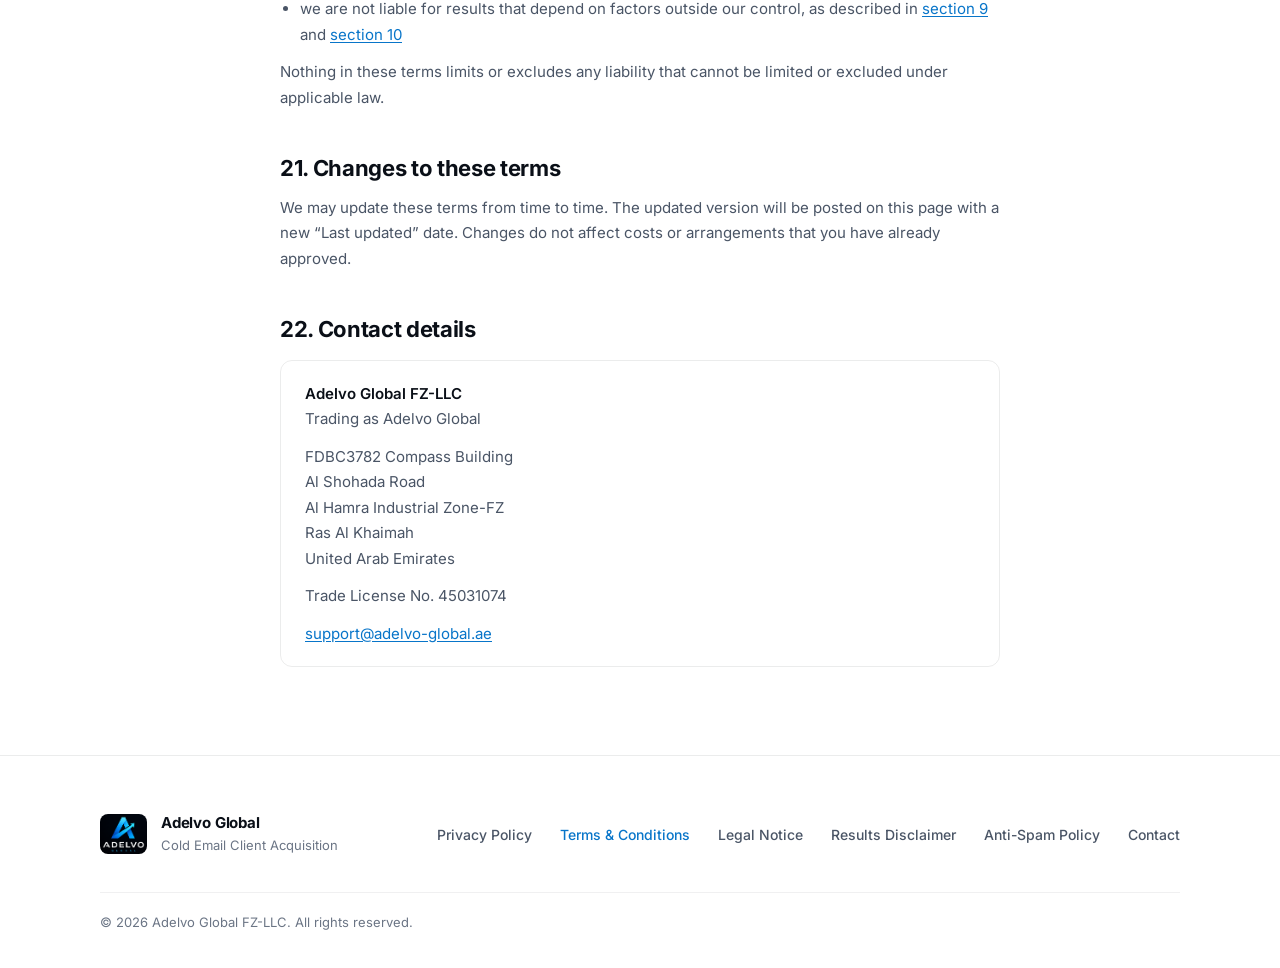
<file: terms.html>
<!DOCTYPE html>
<html lang="en">
<head>
  <meta charset="UTF-8" />
  <meta name="viewport" content="width=device-width, initial-scale=1.0" />
  <title>Terms &amp; Conditions | Adelvo Global</title>
  <meta name="description" content="Terms for using the Adelvo Global website and the free 60-day cold email service." />

  <!-- Font: Inter, self-hosted (see @font-face in css/styles.css) -->
  <link rel="preload" href="assets/fonts/inter-latin.woff2" as="font" type="font/woff2" crossorigin />

  <link rel="icon" type="image/png" sizes="32x32" href="assets/favicon-32.png" />
  <link rel="icon" type="image/png" sizes="256x256" href="assets/favicon.png" />
  <link rel="apple-touch-icon" href="assets/favicon.png" />

  <link rel="stylesheet" href="css/styles.css?v=23" />
</head>
<body>

  <header class="legal-top">
    <div class="container legal-top__inner">
      <a class="site-footer__brand" href="index.html" aria-label="Adelvo Global – home">
        <img class="site-footer__logo" src="assets/logo.png" alt="" width="437" height="370" />
        <span class="site-footer__name">Adelvo Global</span>
      </a>
      <a class="legal-top__back" href="index.html">← Back to home</a>
    </div>
  </header>

  <main class="legal">
    <div class="container legal__inner">
      <p class="legal__eyebrow">Legal</p>
      <h1>Terms &amp; Conditions</h1>
      <p class="legal__meta">Last updated: 28 October 2026</p>
      <p class="legal__intro">These terms apply to your use of this website and to the free 60-day cold email service offered by <strong>Adelvo Global FZ-LLC</strong>, trading as Adelvo Global (“Adelvo Global”, “we”, “us”). Adelvo Global FZ-LLC is the contracting company for the service. “You” means the person or business using the website or applying for the service.</p>

      <div class="legal__note">
        <p><strong>The key points:</strong> approved B2B clients pay no setup fee and no agency management fee for 60 days. You cover the actual software and infrastructure costs (usually around $250/month), approved by you in advance. The 60 days start when mailbox warm-up begins. Nothing renews or gets charged automatically, and there is no obligation to continue. Results are not guaranteed.</p>
      </div>

      <nav class="legal__toc" aria-labelledby="tc-toc">
        <p class="legal__toc-title" id="tc-toc">Contents</p>
        <ol>
          <li><a href="#website-use">Website use</a></li>
          <li><a href="#application">Application and qualification</a></li>
          <li><a href="#free-service">Free 60-day service</a></li>
          <li><a href="#start">Start of the 60-day service period</a></li>
          <li><a href="#costs">Software and infrastructure costs</a></li>
          <li><a href="#cost-approval">Client approval of costs</a></li>
          <li><a href="#client-responsibilities">Client responsibilities</a></li>
          <li><a href="#campaigns">Campaign setup and management</a></li>
          <li><a href="#no-guarantee">No guaranteed results</a></li>
          <li><a href="#risks">Cold email and outreach risks</a></li>
          <li><a href="#third-party">Third-party software</a></li>
          <li><a href="#ip">Intellectual property</a></li>
          <li><a href="#confidentiality">Confidentiality</a></li>
          <li><a href="#recording">Call recording and transcription</a></li>
          <li><a href="#ending">Ending participation</a></li>
          <li><a href="#no-obligation">No obligation to continue after 60 days</a></li>
          <li><a href="#paid">Paid continuation only through a separate agreement</a></li>
          <li><a href="#reject">Right to reject applications</a></li>
          <li><a href="#modify-offer">Right to modify, pause or discontinue the free offer</a></li>
          <li><a href="#liability">Limitation of liability</a></li>
          <li><a href="#changes">Changes to these terms</a></li>
          <li><a href="#contact">Contact details</a></li>
        </ol>
      </nav>

      <section id="website-use">
        <h2>1. Website use</h2>
        <p>You may use this website to learn about our service and to apply for it. Please don’t misuse the website, for example by trying to disrupt it, gain unauthorized access to it, or submit false or misleading information.</p>
        <p>The information on this website is general information about our service. It is not a binding offer to provide the service to you.</p>
      </section>

      <section id="application">
        <h2>2. Application and qualification</h2>
        <p>To use the free service, you first complete our short application and book a call. Submitting an application or booking a call does <strong>not</strong> guarantee that you will be accepted.</p>
        <p>The offer is intended primarily for qualifying <strong>B2B companies</strong> (businesses that sell to other businesses). B2C businesses are currently excluded.</p>
        <p>When reviewing an application we may consider, among other things:</p>
        <ul>
          <li>your offer</li>
          <li>your customer value</li>
          <li>your target market</li>
          <li>our current capacity</li>
          <li>your business model</li>
          <li>whether your business is likely to benefit from cold email</li>
          <li>whether your business is suitable for outbound client acquisition</li>
        </ul>
        <p>Please make sure the information you give us is accurate. You become an approved client only when we confirm your acceptance to you.</p>
      </section>

      <section id="free-service">
        <h2>3. Free 60-day service</h2>
        <p>Approved clients pay <strong>no agency management fee for the first 60 days</strong> of the service. During this free period there is:</p>
        <ul>
          <li>no setup fee</li>
          <li>no agency management fee</li>
          <li>no obligation to continue after the free period</li>
          <li>no minimum paid contract after the free period</li>
        </ul>
        <p>The only costs you pay are the actual software and infrastructure costs needed to run your campaigns, as explained in <a href="#costs">section 5</a>.</p>
      </section>

      <section id="start">
        <h2>4. Start of the 60-day service period</h2>
        <div class="legal__note">
          <p>The 60-day free service period <strong>begins on the day mailbox/domain warm-up begins</strong>, not on the day your first campaign email is sent.</p>
        </div>
        <p>Before new mailboxes can send cold email safely, they need to be “warmed up”. Warm-up typically takes about <strong>30 days</strong>. This means you should <strong>not</strong> expect 60 full days of live email sending. Part of the 60 days is used to prepare everything properly.</p>
        <p>The free service period may include:</p>
        <ul>
          <li>infrastructure setup</li>
          <li>domain and mailbox setup</li>
          <li>mailbox warm-up</li>
          <li>targeting</li>
          <li>lead sourcing</li>
          <li>copywriting</li>
          <li>campaign setup</li>
          <li>testing</li>
          <li>campaign launch</li>
          <li>optimization</li>
        </ul>
        <p>We will let you know when warm-up has started, so you know the date your 60-day period began.</p>
      </section>

      <section id="costs">
        <h2>5. Software and infrastructure costs</h2>
        <p>You are responsible for the actual software and infrastructure costs needed to operate your cold email campaigns, such as domains, mailboxes and sending tools.</p>
        <ul>
          <li>These costs are typically around <strong>$250 per month</strong>, but they can vary depending on your campaign and the infrastructure it needs.</li>
          <li>Adelvo Global pays the software providers directly, and you <strong>reimburse Adelvo Global for the exact agreed costs</strong>.</li>
          <li>You will receive documentation or invoices showing the relevant software expenses.</li>
          <li>These reimbursements are pass-through costs. They are <strong>not</strong> an Adelvo Global service fee and not a source of profit for us.</li>
          <li>Adelvo Global is not affiliated with, and does not receive affiliate commissions from, the cold email software providers used for the service.</li>
        </ul>
      </section>

      <section id="cost-approval">
        <h2>6. Client approval of costs</h2>
        <p>Software and infrastructure costs are discussed with you and must be <strong>approved by you before</strong> they are incurred. If the setup needs to change in a way that affects the costs, we will discuss it with you and ask for your approval first.</p>
      </section>

      <section id="client-responsibilities">
        <h2>7. Client responsibilities</h2>
        <p>As a client, you agree to:</p>
        <ul>
          <li>give us accurate and complete information about your business, offer and ideal customer</li>
          <li>respond to our questions and requests for input or approval within a reasonable time</li>
          <li>reimburse the software and infrastructure costs you have approved</li>
          <li>make sure your offer, and any claims about it, are truthful and lawful</li>
          <li>follow up on leads and replies generated by the campaigns</li>
          <li>tell us if anything we send on your behalf is inaccurate or should not be used</li>
          <li>comply with the laws and rules that apply to your business and to outreach in your target markets</li>
        </ul>
      </section>

      <section id="campaigns">
        <h2>8. Campaign setup and management</h2>
        <p>During the service, we plan, build and manage cold email campaigns for you. Depending on your situation, this can include infrastructure, domains and mailboxes, warm-up, targeting and lead sourcing, copywriting, campaign setup, testing, launch and ongoing optimization.</p>
        <p>We decide how best to carry out the work, using our experience and the information you give us. We aim to involve you in key decisions, such as your offer, targeting and messaging.</p>
      </section>

      <section id="no-guarantee">
        <h2>9. No guaranteed results</h2>
        <p>We do not guarantee any specific number of leads, replies, meetings or clients, or any specific revenue or return on investment. Results depend on many factors, including your offer, pricing, market, sales process and follow-up. Please read our <a href="results-disclaimer.html">Results Disclaimer</a> for more detail.</p>
      </section>

      <section id="risks">
        <h2>10. Cold email and outreach risks</h2>
        <p>Cold email comes with risks that cannot be fully removed, even when campaigns are run carefully. For example:</p>
        <ul>
          <li>emails may land in spam folders or be filtered</li>
          <li>domains or mailboxes may lose reputation, be blocklisted or need replacing</li>
          <li>email or software providers may limit, suspend or close accounts</li>
          <li>some recipients may reply negatively or complain</li>
          <li>deliverability and reply rates can change over time</li>
        </ul>
        <p>We take reasonable steps to reduce these risks, but we cannot control how email providers, software providers or recipients respond.</p>
      </section>

      <section id="third-party">
        <h2>11. Third-party software</h2>
        <p>The service relies on third-party tools, such as booking, data storage, domain, mailbox and cold email sending tools. These tools are provided by independent companies under their own terms. We are not responsible for their availability, changes, pricing changes, outages or decisions, although we will work with you to deal with any issues that affect your campaigns.</p>
      </section>

      <!-- TO CONFIRM: ownership of campaign copy, domains, mailboxes and lead lists
           at the end of the service. Wording below is a starting point only. -->
      <section id="ip">
        <h2>12. Intellectual property</h2>
        <p>The content of this website, including text, design, graphics and logos, belongs to Adelvo Global FZ-LLC or its licensors. You may not copy or reuse it without our permission.</p>
        <p>You keep all rights in your own name, brand, logos and materials that you give us. You allow us to use them only as needed to deliver the service to you.</p>
        <p>Our general methods, processes, templates and know-how remain ours.</p>
      </section>

      <section id="confidentiality">
        <h2>13. Confidentiality</h2>
        <p>We will keep confidential the non-public business information you share with us, such as details about your offer, pricing, clients and strategy. We use it only to deliver the service, and we share it only with people and service providers who need it for that purpose, or where required by law.</p>
        <p>In return, please keep confidential any non-public information about our processes, methods and internal materials that we share with you.</p>
      </section>

      <section id="recording">
        <h2>14. Call recording and transcription</h2>
        <p>We may want to record and transcribe calls with you using an AI note-taking tool. We use recordings and transcripts to document what is discussed, for onboarding, to plan your campaign strategy, to understand your offer and ideal customer, and for internal service delivery. Booking a call does not mean you agree to recording or transcription. You can tell us that you don’t want this, and the call can go ahead without it. See our <a href="privacy-policy.html#recording">Privacy Policy</a> for details.</p>
      </section>

      <!-- TO CONFIRM: how domains, mailboxes and subscriptions are handled when a client stops. -->
      <section id="ending">
        <h2>15. Ending participation</h2>
        <p>You can stop taking part in the free service at any time by emailing <a href="mailto:support@adelvo-global.ae">support@adelvo-global.ae</a>.</p>
        <p>Software and infrastructure costs that you approved and that were already incurred before you stopped remain payable.</p>
      </section>

      <section id="no-obligation">
        <h2>16. No obligation to continue after 60 days</h2>
        <p>When the 60-day free period ends, the free service ends. You have <strong>no obligation to continue</strong>, and you do <strong>not</strong> automatically become a paid client.</p>
        <p>We will <strong>not</strong> automatically charge you any agency or management fee after the 60 days.</p>
      </section>

      <section id="paid">
        <h2>17. Paid continuation only through a separate agreement</h2>
        <p>If you would like us to keep managing your campaigns after the free period, we can offer you a separate paid agreement. Paid continuation only starts if you <strong>explicitly accept</strong> a new agreement.</p>
        <p>Our current expected pricing for continued management is between <strong>$1,000 and $3,000 per month</strong>, depending on scope. This range is for guidance only. The actual price and terms will be set out in the separate agreement.</p>
      </section>

      <section id="reject">
        <h2>18. Right to reject applications</h2>
        <p>We may accept or reject any application at our discretion, for example based on the criteria in <a href="#application">section 2</a> or our available capacity. We are not required to explain why an application was not accepted.</p>
      </section>

      <section id="modify-offer">
        <h2>19. Right to modify, pause or discontinue the free offer</h2>
        <p>We may change, pause or stop offering the free service at any time, for example because of capacity. This does not affect software and infrastructure costs you have already approved and that were already incurred.</p>
      </section>

      <!-- TO CONFIRM WITH UAE LEGAL COUNSEL: liability wording, and whether to add a liability cap. -->
      <section id="liability">
        <h2>20. Limitation of liability</h2>
        <p>To the extent permitted by applicable law:</p>
        <ul>
          <li>the website and its content are provided “as is”, without any promise that they will always be available or error-free</li>
          <li>we are not liable for lost profits, lost revenue, lost business opportunities, or indirect or consequential losses arising from the website or the service</li>
          <li>we are not liable for the acts, omissions or outages of third-party software or service providers</li>
          <li>we are not liable for results that depend on factors outside our control, as described in <a href="#no-guarantee">section 9</a> and <a href="#risks">section 10</a></li>
        </ul>
        <p>Nothing in these terms limits or excludes any liability that cannot be limited or excluded under applicable law.</p>
      </section>

      <section id="changes">
        <h2>21. Changes to these terms</h2>
        <p>We may update these terms from time to time. The updated version will be posted on this page with a new “Last updated” date. Changes do not affect costs or arrangements that you have already approved.</p>
      </section>

      <!-- ==========================================================
           DEVELOPER NOTE — NOT FOR PUBLIC DISPLAY
           Governing law / jurisdiction to be confirmed with UAE legal counsel.
           Do not add a governing-law clause until confirmed.
           ========================================================== -->

      <section id="contact">
        <h2>22. Contact details</h2>
        <div class="legal__card">
          <address>
            <p><strong>Adelvo Global FZ-LLC</strong><br />Trading as Adelvo Global</p>
            <p>FDBC3782 Compass Building<br />Al Shohada Road<br />Al Hamra Industrial Zone-FZ<br />Ras Al Khaimah<br />United Arab Emirates</p>
            <p>Trade License No. 45031074</p>
            <p><a href="mailto:support@adelvo-global.ae">support@adelvo-global.ae</a></p>
          </address>
        </div>
      </section>
    </div>
  </main>

  <!-- FOOTER — keep in sync with index.html and the other legal pages -->
  <footer class="site-footer">
    <div class="container site-footer__inner">
      <a class="site-footer__brand" href="index.html" aria-label="Adelvo Global – home">
        <img class="site-footer__logo" src="assets/logo.png" alt="" width="437" height="370" />
        <span>
          <span class="site-footer__name">Adelvo Global</span>
          <span class="site-footer__tag">Cold Email Client Acquisition</span>
        </span>
      </a>
      <nav class="site-footer__nav" aria-label="Legal">
        <a href="privacy-policy.html">Privacy Policy</a>
        <a href="terms.html" aria-current="page">Terms &amp; Conditions</a>
        <a href="legal-notice.html">Legal Notice</a>
        <a href="results-disclaimer.html">Results Disclaimer</a>
        <a href="anti-spam-policy.html">Anti-Spam Policy</a>
        <a href="contact.html">Contact</a>
      </nav>
    </div>
    <div class="container">
      <p class="site-footer__copy">© 2026 Adelvo Global FZ-LLC. All rights reserved.</p>
    </div>
  </footer>

</body>
</html>
</file>
<file: css/styles.css>
/* ==========================================================================
   FONTS
   Inter (variable, weights 400–800), self-hosted. Same files and subsets
   Google Fonts served before. License: assets/fonts/OFL.txt
   ========================================================================== */
@font-face {
  font-family: "Inter";
  font-style: normal;
  font-weight: 400 800;
  font-display: swap;
  src: url("../assets/fonts/inter-latin-ext.woff2") format("woff2");
  unicode-range: U+0100-02BA, U+02BD-02C5, U+02C7-02CC, U+02CE-02D7, U+02DD-02FF, U+0304, U+0308, U+0329, U+1D00-1DBF, U+1E00-1E9F, U+1EF2-1EFF, U+2020, U+20A0-20AB, U+20AD-20C4, U+2113, U+2C60-2C7F, U+A720-A7FF;
}

@font-face {
  font-family: "Inter";
  font-style: normal;
  font-weight: 400 800;
  font-display: swap;
  src: url("../assets/fonts/inter-latin.woff2") format("woff2");
  unicode-range: U+0000-00FF, U+0131, U+0152-0153, U+02BB-02BC, U+02C6, U+02DA, U+02DC, U+0304, U+0308, U+0329, U+2000-206F, U+20AC, U+2122, U+2191, U+2193, U+2212, U+2215, U+FEFF, U+FFFD;
}

/* ==========================================================================
   DESIGN TOKENS
   ========================================================================== */
:root {
  /* Colors */
  --bg: #ffffff;
  --bg-elevated: #0b0f16;
  --text: #0a0f17;
  --text-muted: #4a5566;
  --text-dim: #6b7585;
  --border: rgba(10, 15, 23, 0.08);

  /* Brand: electric blue (vertical) */
  --blue-top: #4ccbff;
  --blue-mid: #169fea;
  --blue-bottom: #0875c9;
  --brand-gradient: linear-gradient(180deg, var(--blue-top) 0%, var(--blue-mid) 50%, var(--blue-bottom) 100%);
  --brand-glow: rgba(22, 159, 234, 0.35);

  /* Type */
  --font-display: "Inter", Arial, Helvetica, sans-serif;
  --font-body: "Inter", Arial, Helvetica, sans-serif;

  /* Layout */
  --container: 1120px;
  --gutter: 20px;
  --radius: 14px;
}

/* ==========================================================================
   BASE
   ========================================================================== */
*,
*::before,
*::after {
  box-sizing: border-box;
}

html {
  -webkit-text-size-adjust: 100%;
}

body {
  margin: 0;
  background: var(--bg);
  color: var(--text);
  font-family: var(--font-body);
  font-size: 1rem;
  font-weight: 400;
  line-height: 1.5;
  -webkit-font-smoothing: antialiased;
  -moz-osx-font-smoothing: grayscale;
  overflow-x: hidden;
}

h1, h2, h3, p {
  margin: 0;
}

.container {
  width: 100%;
  max-width: var(--container);
  margin-inline: auto;
  padding-inline: var(--gutter);
}

/* ==========================================================================
   UTILITIES
   ========================================================================== */
.text-gradient {
  background: var(--brand-gradient);
  -webkit-background-clip: text;
  background-clip: text;
  -webkit-text-fill-color: transparent;
  color: transparent;
  filter: drop-shadow(0 2px 10px rgba(22, 159, 234, 0.18));
}

/* ==========================================================================
   BUTTONS
   ========================================================================== */
.btn {
  display: inline-flex;
  align-items: center;
  justify-content: center;
  font-family: var(--font-display);
  font-weight: 700;
  text-decoration: none;
  cursor: pointer;
  border: 0;
  -webkit-tap-highlight-color: transparent;
}

.btn--primary {
  position: relative;
  min-width: min(100%, 360px);
  padding: 1.15rem 2.5rem;
  border-radius: 10px;
  background: var(--brand-gradient);
  color: #fff;
  font-size: clamp(1.125rem, 1rem + 0.5vw, 1.375rem);
  letter-spacing: 0.02em;
  text-transform: uppercase;
  text-shadow: 0 1px 2px rgba(0, 40, 80, 0.35);
  box-shadow:
    inset 0 1px 0 rgba(255, 255, 255, 0.45),   /* glossy top edge */
    inset 0 -2px 0 rgba(0, 40, 90, 0.35),       /* depth at bottom */
    0 10px 30px -8px var(--brand-glow),
    0 0 0 1px rgba(76, 203, 255, 0.35);
  transition: transform 0.18s ease, filter 0.18s ease, box-shadow 0.18s ease;
}

@media (hover: hover) {
  .btn--primary:hover {
    transform: translateY(-1px) scale(1.025);
    filter: brightness(1.1);
    box-shadow:
      inset 0 1px 0 rgba(255, 255, 255, 0.55),
      inset 0 -2px 0 rgba(0, 40, 90, 0.35),
      0 14px 40px -6px rgba(22, 159, 234, 0.55),
      0 0 0 1px rgba(76, 203, 255, 0.6);
  }
}

.btn--primary:active {
  transform: scale(0.99);
  filter: brightness(0.97);
}

.btn--primary:focus-visible {
  outline: 2px solid var(--blue-top);
  outline-offset: 4px;
}

/* ==========================================================================
   HERO
   ========================================================================== */
.hero {
  position: relative;
  isolation: isolate;
  padding-block: clamp(0.5rem, 1vw, 0.625rem) clamp(2.5rem, 6vw, 4.5rem);
  text-align: center;
}

/* Subtle blue depth behind headline + VSL */
.hero::before {
  content: "";
  position: absolute;
  z-index: -1;
  inset: 0;
  background:
    radial-gradient(ellipse 60% 38% at 50% 12%, rgba(22, 159, 234, 0.07), transparent 70%),
    radial-gradient(ellipse 55% 40% at 50% 62%, rgba(8, 117, 201, 0.06), transparent 70%);
  pointer-events: none;
}

/* Floating email / chart tiles behind the hero (decorative) */
.hero__bg {
  position: absolute;
  z-index: -1;
  inset: 0;
  overflow: hidden;
  pointer-events: none;
}

.bg-tile,
.bg-card {
  position: absolute;
  top: var(--y);
  left: var(--x);
  transform: rotate(var(--r));
  background: linear-gradient(160deg, #ffffff 0%, #eef7fd 100%);
  border: 1px solid rgba(22, 159, 234, 0.14);
  box-shadow: 0 18px 40px -18px rgba(8, 117, 201, 0.35);
  opacity: 0.42;
}

.bg-tile--right,
.bg-card.bg-tile--right {
  left: auto;
  right: var(--x);
}

.bg-tile {
  display: grid;
  place-items: center;
  width: var(--s);
  aspect-ratio: 1;
  border-radius: 24%;
  color: var(--blue-mid);
}

.bg-tile svg {
  width: 52%;
  height: auto;
  fill: none;
  stroke: currentColor;
  stroke-width: 1.8;
  stroke-linecap: round;
  stroke-linejoin: round;
}

.bg-card {
  border-radius: 16px;
}

.bg-card--mail {
  display: flex;
  flex-direction: column;
  gap: 10px;
  width: 210px;
  padding: 16px;
}

.bg-card__head {
  display: flex;
  align-items: center;
  gap: 10px;
  margin-bottom: 4px;
}

.bg-card__avatar {
  flex: none;
  width: 28px;
  height: 28px;
  border-radius: 50%;
  background: var(--brand-gradient);
}

.bg-card__badge {
  flex: none;
  margin-left: auto;
  width: 12px;
  height: 12px;
  border-radius: 50%;
  background: var(--blue-top);
}

.bg-card__line {
  display: block;
  height: 8px;
  border-radius: 4px;
  background: rgba(8, 117, 201, 0.22);
}

.bg-card__btn {
  display: block;
  width: 72px;
  height: 22px;
  margin-top: 4px;
  border-radius: 6px;
  background: var(--brand-gradient);
}

.bg-card--chart {
  width: 200px;
  padding: 16px 14px 10px;
}

.bg-card--chart svg {
  display: block;
  width: 100%;
  height: auto;
  fill: rgba(22, 159, 234, 0.35);
}

.bg-card__trend {
  fill: none;
  stroke: var(--blue-bottom);
  stroke-width: 3;
  stroke-linecap: round;
  stroke-linejoin: round;
}

/* Tiles that would crowd the headline on narrower screens */
@media (max-width: 1399px) {
  .bg-tile--wide { display: none; }
}

@media (max-width: 1100px) {
  .bg-tile,
  .bg-card { scale: 0.8; }
}

/* Mobile: no room beside the text, so instead two small tiles peek out
   from behind the video corners, in the empty space above/below it */
@media (max-width: 760px) {
  .hero__bg > * { display: none; }

  .vsl {
    position: relative;
  }

  .vsl::before,
  .vsl::after {
    content: "";
    position: absolute;
    z-index: -1;
    width: 48px;
    aspect-ratio: 1;
    border-radius: 24%;
    border: 1px solid rgba(22, 159, 234, 0.14);
    box-shadow: 0 12px 28px -14px rgba(8, 117, 201, 0.35);
    background:
      var(--tile-icon) center / 52% no-repeat,
      linear-gradient(160deg, #ffffff 0%, #eef7fd 100%);
    opacity: 0.5;
  }

  .vsl::before {
    --tile-icon: url("data:image/svg+xml,%3Csvg xmlns='http://www.w3.org/2000/svg' viewBox='0 0 24 24' fill='none' stroke='%23169fea' stroke-width='1.8' stroke-linecap='round' stroke-linejoin='round'%3E%3Crect x='3' y='5' width='18' height='14' rx='2'/%3E%3Cpath d='m3 7 9 6 9-6'/%3E%3C/svg%3E");
    top: -30px;
    left: 10px;
    transform: rotate(-12deg);
  }

  .vsl::after {
    --tile-icon: url("data:image/svg+xml,%3Csvg xmlns='http://www.w3.org/2000/svg' viewBox='0 0 24 24' fill='none' stroke='%23169fea' stroke-width='1.8' stroke-linecap='round' stroke-linejoin='round'%3E%3Cpath d='M3 17l6-6 4 4 8-8'/%3E%3Cpath d='M15 7h6v6'/%3E%3C/svg%3E");
    bottom: -30px;
    right: 10px;
    transform: rotate(12deg);
  }
}

.hero__inner {
  display: flex;
  flex-direction: column;
  align-items: center;
}

/* 1. Eyebrow */
.hero__eyebrow {
  font-family: var(--font-display);
  font-weight: 600;
  font-size: clamp(0.75rem, 0.72rem + 0.12vw, 0.875rem);
  line-height: 1.2;
  letter-spacing: 0.01em;
  text-transform: uppercase;
  color: var(--text);
  display: inline-block;
  padding: 0.55em 1.35em;
  background: #fff;
  border: 1px solid rgba(10, 15, 23, 0.12);
  border-radius: 999px;
  box-shadow: 0 1px 2px rgba(10, 15, 23, 0.04);
  margin-bottom: clamp(1rem, 2vw, 1.75rem);
}

/* 2. Headline */
.hero__headline {
  font-family: var(--font-display);
  font-weight: 800;
  font-size: clamp(2.125rem, 1rem + 3.6vw, 4.125rem);
  line-height: 1.12;
  letter-spacing: -0.025em; /* Inter at 800 reads tighter/cleaner with slight negative tracking */
  color: var(--text);
  text-wrap: balance;
}

.hero__headline-line {
  display: block;
}

/* 3. Value anchor */
.hero__anchor {
  margin-top: clamp(0.75rem, 1.5vw, 1rem);
  font-family: var(--font-display);
  font-weight: 700;
  font-size: clamp(1.0625rem, 0.95rem + 0.5vw, 1.5rem);
  color: var(--text-muted);
}

/* 4. Supporting sentence */
.hero__sub {
  margin-top: 0.5rem;
  max-width: 46ch;
  font-size: clamp(1.0625rem, 1rem + 0.25vw, 1.3125rem);
  line-height: 1.45;
  color: var(--text-muted);
  text-wrap: balance;
}

.hero__sub--below-vsl {
  margin-top: clamp(1rem, 2vw, 1.25rem);
}

.hero__sub strong {
  color: var(--text);
  font-weight: 600;
}

/* ==========================================================================
   VSL
   ========================================================================== */
.vsl {
  width: 100%;
  max-width: 880px;
  margin-top: clamp(1.25rem, 2.2vw, 1.75rem);
}

.vsl__frame {
  position: relative;
  aspect-ratio: 16 / 9;
  border-radius: var(--radius);
  overflow: hidden;
  background: var(--bg-elevated);
  border: 1px solid rgba(76, 203, 255, 0.22);
  box-shadow:
    0 0 0 1px rgba(8, 117, 201, 0.08),
    0 0 60px -10px rgba(22, 159, 234, 0.35),
    0 30px 60px -30px rgba(10, 15, 23, 0.35);
}

/* Any embed dropped into the frame fills it */
.vsl__frame > iframe,
.vsl__frame > video {
  position: absolute;
  inset: 0;
  width: 100%;
  height: 100%;
  border: 0;
  display: block;
  object-fit: cover;
}

.vsl__frame > video {
  object-fit: contain;
  background: #000;
  cursor: pointer;
}

.vsl__frame.is-fullscreen {
  border-radius: 0;
  border: 0;
}

.vsl__frame svg {
  display: block;
  width: 100%;
  height: 100%;
  fill: currentColor;
}

/* "Click to turn on sound" overlay (shown when the browser forced muted autoplay) */
.vsl__unmute {
  position: absolute;
  top: 50%;
  left: 50%;
  transform: translate(-50%, -50%);
  display: flex;
  flex-direction: column;
  align-items: center;
  gap: 0.6rem;
  padding: 1.1rem 1.6rem;
  border: 0;
  border-radius: 14px;
  background: rgba(8, 117, 201, 0.92);
  box-shadow: 0 0 40px var(--brand-glow);
  color: #fff;
  font: 700 clamp(0.95rem, 0.8rem + 0.6vw, 1.2rem) / 1.2 var(--font-display);
  cursor: pointer;
  animation: vsl-pulse 1.8s ease-in-out infinite;
}

.vsl__unmute svg {
  width: clamp(2.25rem, 5vw, 3.25rem);
  height: auto;
}

@keyframes vsl-pulse {
  50% { transform: translate(-50%, -50%) scale(1.05); }
}

.vsl__bigplay {
  position: absolute;
  top: 50%;
  left: 50%;
  width: clamp(4rem, 10vw, 5.5rem);
  aspect-ratio: 1;
  transform: translate(-50%, -50%);
  padding: 1.1rem 1rem 1.1rem 1.3rem;
  border: 0;
  border-radius: 50%;
  background: var(--brand-gradient);
  box-shadow: 0 0 40px var(--brand-glow);
  color: #fff;
  cursor: pointer;
}

.vsl__unmute[hidden],
.vsl__bigplay[hidden] {
  display: none;
}

/* Control bar */
.vsl__controls {
  position: absolute;
  left: 0;
  right: 0;
  bottom: 0;
  display: flex;
  align-items: center;
  gap: 0.35rem;
  padding: 1.75rem 0.75rem 0.6rem;
  background: linear-gradient(to top, rgba(0, 0, 0, 0.75), transparent);
  color: #fff;
  transition: opacity 0.25s ease;
}

.vsl__frame.is-idle .vsl__controls {
  opacity: 0;
  pointer-events: none;
}

.vsl__frame.is-idle video {
  cursor: none;
}

.vsl__btn {
  flex: none;
  width: 2.25rem;
  height: 2.25rem;
  padding: 0.4rem;
  border: 0;
  border-radius: 8px;
  background: none;
  color: inherit;
  cursor: pointer;
}

.vsl__btn:hover,
.vsl__btn:focus-visible {
  background: rgba(255, 255, 255, 0.14);
}

.vsl__ico-play,
.vsl__ico-muted,
.vsl__frame.is-paused .vsl__ico-pause,
.vsl__frame.is-muted .vsl__ico-sound {
  display: none !important;
}

.vsl__frame.is-paused .vsl__ico-play,
.vsl__frame.is-muted .vsl__ico-muted {
  display: block !important;
}

.vsl__bar {
  position: relative;
  flex: 1;
  height: 6px;
  margin: 0 0.4rem;
  border-radius: 3px;
  background: rgba(255, 255, 255, 0.22);
  cursor: pointer;
  touch-action: none;
}

/* bigger hit area */
.vsl__bar::before {
  content: "";
  position: absolute;
  inset: -10px 0;
}

.vsl__bar-watched,
.vsl__bar-played {
  position: absolute;
  top: 0;
  bottom: 0;
  left: 0;
  width: 0;
  border-radius: inherit;
  pointer-events: none;
}

.vsl__bar-watched {
  background: rgba(255, 255, 255, 0.35);
}

.vsl__bar-played {
  background: var(--blue-top);
}

.vsl__time {
  flex: none;
  min-width: 5.5em;
  font: 600 0.8rem / 1 var(--font-body);
  font-variant-numeric: tabular-nums;
  text-align: right;
  margin-right: 0.25rem;
}

@media (max-width: 600px) {
  .vsl__controls {
    gap: 0.1rem;
    padding: 1.25rem 0.35rem 0.3rem;
  }

  .vsl__btn {
    width: 2rem;
    height: 2rem;
  }

  .vsl__time {
    min-width: 0;
    font-size: 0.7rem;
  }
}

/* ==========================================================================
   CTA
   ========================================================================== */
.cta {
  display: flex;
  flex-direction: column;
  align-items: center;
  gap: 0.75rem;
  width: 100%;
  margin-top: clamp(1.5rem, 3vw, 2rem);
}

.cta__note {
  font-size: 0.9375rem;
  color: var(--text-dim);
}

/* ==========================================================================
   WHY IS THIS FREE
   ========================================================================== */
.why {
  background: #fff;
  padding-block: clamp(3.5rem, 8vw, 7rem);
}

.why__inner {
  display: grid;
  grid-template-columns: 1fr 1fr;
  align-items: center;
  gap: clamp(2rem, 5vw, 4.5rem);
}

.why__headline {
  font-family: var(--font-display);
  font-weight: 800;
  font-size: clamp(1.5rem, 1.1rem + 1vw, 2rem);
  line-height: 1.08;
  letter-spacing: -0.025em;
  color: var(--text);
  text-wrap: balance;
  margin-bottom: clamp(1.25rem, 2.5vw, 1.75rem);
}

.why__text {
  font-size: 0.8125rem;
  line-height: 1.5;
  color: var(--text-muted);
}

.why__text + .why__text {
  margin-top: 1.1em;
}

.why__text strong,
.why__text--strong {
  font-weight: 700;
  color: var(--text);
}

.why .btn--compact {
  margin-top: clamp(1.5rem, 3vw, 2rem);
}

.btn--compact {
  min-width: 0;
  padding: 1rem 2.25rem;
  font-size: clamp(1rem, 0.95rem + 0.25vw, 1.125rem);
  border-radius: 999px;
}

.why__media img,
.why__placeholder {
  display: block;
  width: 100%;
  height: auto;
  aspect-ratio: 580 / 416;
  object-fit: cover;
  border-radius: 18px;
  box-shadow: 0 30px 60px -28px rgba(10, 15, 23, 0.35);
}

.why__media img {
  aspect-ratio: 1 / 1;
  object-position: 50% 40%;
}

.why__placeholder {
  background: linear-gradient(160deg, #eef3f8 0%, #dfe7ef 100%);
}

/* ==========================================================================
   VALUE STACK
   ========================================================================== */
.offer {
  background: #fff;
  padding-block: clamp(2.5rem, 6vw, 5rem);
}

.offer__inner {
  display: flex;
  flex-direction: column;
  align-items: center;
}

.offer__card {
  width: 100%;
  max-width: 640px;
  padding: clamp(1.25rem, 3vw, 2rem) clamp(1rem, 2.5vw, 1.75rem);
  background: #fff;
  border: 1px solid rgba(22, 159, 234, 0.14);
  border-radius: 24px;
  box-shadow: 0 30px 70px -35px rgba(10, 15, 23, 0.28);
}

.offer__head {
  text-align: center;
  padding-bottom: clamp(1.25rem, 2.5vw, 1.75rem);
  border-bottom: 1px solid rgba(22, 159, 234, 0.16);
}

.offer__brand {
  display: inline-flex;
  align-items: center;
  gap: 0.75rem;
}

.offer__logo {
  flex: none;
  display: block;
  width: auto;
  height: 56px;
  border-radius: 10px;
  box-shadow: 0 6px 16px -8px rgba(10, 15, 23, 0.5);
}

.offer__title {
  font-weight: 800;
  font-size: clamp(1.25rem, 1rem + 0.8vw, 1.625rem);
  letter-spacing: -0.02em;
  color: var(--text);
}

.offer__accent {
  color: var(--blue-mid);
}

.offer__eyebrow {
  margin-top: 1rem;
  font-weight: 700;
  font-size: 0.9375rem;
  letter-spacing: 0.18em;
  text-transform: uppercase;
  color: var(--blue-mid);
}

.offer__list {
  list-style: none;
  margin: 0;
  padding: 0;
}

.offer__item {
  display: flex;
  align-items: center;
  gap: 0.6rem;
  padding-block: 0.5rem;
  border-bottom: 1px dashed rgba(22, 159, 234, 0.18);
}

.offer__check {
  flex: none;
  width: 15px;
  color: var(--blue-mid);
}

.offer__check svg {
  display: block;
  width: 100%;
  fill: none;
  stroke: currentColor;
  stroke-width: 2.6;
  stroke-linecap: round;
  stroke-linejoin: round;
}

.offer__name {
  flex: 1;
  font-weight: 600;
  font-size: 0.8125rem;
  line-height: 1.35;
  color: var(--text);
}

.offer__detail {
  font-weight: 400;
  color: var(--text-dim);
}

.offer__price {
  flex: none;
  padding: 0.25rem 0.65rem;
  border-radius: 999px;
  background: var(--text);
  color: #fff;
  font-weight: 800;
  font-size: 0.75rem;
  box-shadow: 0 3px 8px -4px rgba(10, 15, 23, 0.45);
}

.offer__totals {
  margin: clamp(1.25rem, 3vw, 2rem) 0 0;
  display: grid;
  gap: 0.75rem;
}

.offer__row {
  display: flex;
  align-items: baseline;
  justify-content: space-between;
  gap: 1rem;
}

.offer__row dt {
  font-weight: 700;
  font-size: clamp(1rem, 0.9rem + 0.3vw, 1.25rem);
  letter-spacing: 0.02em;
  text-transform: uppercase;
  color: var(--text);
}

.offer__row dd {
  margin: 0;
  font-weight: 800;
}

.offer__total-old {
  font-size: clamp(1.25rem, 1rem + 0.6vw, 1.625rem);
  color: #c0392b;
}

.offer__total-new {
  font-size: clamp(1.5rem, 1.2rem + 0.8vw, 2rem);
  color: #16a05a;
}

.offer__star {
  font-size: 0.6em;
  vertical-align: super;
  margin-left: 0.05em;
}

.offer__fine {
  margin-top: 1.25rem;
  text-align: center;
  font-style: italic;
  font-size: 0.8125rem;
  color: var(--text-muted);
}

.offer .cta {
  margin-top: clamp(1.75rem, 3.5vw, 2.5rem);
}

.btn--lg {
  padding: 1.35rem 3.5rem;
  font-size: clamp(1.0625rem, 1rem + 0.3vw, 1.25rem);
}

.offer__note {
  max-width: 40ch;
  text-align: center;
  font-weight: 600;
  font-size: 0.9375rem;
  color: var(--text);
}

/* ==========================================================================
   STEPS
   ========================================================================== */
.steps {
  background: #fff;
  padding-block: clamp(2.5rem, 6vw, 5rem);
  text-align: center;
}

.steps__inner {
  display: flex;
  flex-direction: column;
  align-items: center;
}

.steps__eyebrow {
  font-weight: 700;
  font-size: 0.75rem;
  letter-spacing: 0.18em;
  text-transform: uppercase;
  color: var(--blue-mid);
}

.steps__headline {
  margin-top: 0.5rem;
  font-weight: 800;
  font-size: clamp(1.5rem, 1.1rem + 1.1vw, 2.125rem);
  line-height: 1.08;
  letter-spacing: -0.025em;
  color: var(--text);
  text-wrap: balance;
}

.steps__sub {
  margin-top: 0.6rem;
  font-size: 0.875rem;
  color: var(--text-muted);
}

.steps__list {
  list-style: none;
  margin: clamp(1.5rem, 3vw, 2.25rem) 0 0;
  max-width: 860px;
  padding: 0;
  width: 100%;
  display: grid;
  grid-template-columns: repeat(3, 1fr);
  gap: 0.9rem;
  text-align: left;
}

.step {
  display: flex;
  align-items: center;
  gap: 0.7rem;
  padding: 0.85rem 0.9rem;
  background: #fff;
  border: 1px solid rgba(22, 159, 234, 0.14);
  border-radius: 10px;
  cursor: default;
  transition: transform 0.25s ease, box-shadow 0.25s ease, border-color 0.25s ease;
  box-shadow: 0 20px 40px -28px rgba(10, 15, 23, 0.3);
}

.step__num {
  display: grid;
  place-items: center;
  flex: none;
  width: 32px;
  height: 32px;
  border-radius: 8px;
  background: var(--text);
  color: var(--blue-top);
  font-weight: 800;
  font-size: 0.875rem;
  transition: transform 0.25s ease, background 0.25s ease, color 0.25s ease;
}

@media (hover: hover) {
  .step:hover {
    transform: translateY(-4px);
    border-color: rgba(22, 159, 234, 0.45);
    box-shadow: 0 18px 36px -18px rgba(22, 159, 234, 0.45);
  }

  .step:hover .step__num {
    transform: scale(1.1) rotate(-6deg);
    background: var(--brand-gradient);
    color: #fff;
  }
}

.step__title {
  font-weight: 700;
  font-size: 0.875rem;
  letter-spacing: -0.01em;
  line-height: 1.25;
  color: var(--text);
}

.step__text {
  margin-top: 0.15rem;
  font-size: 0.75rem;
  line-height: 1.4;
  color: var(--text-muted);
}

.steps .cta {
  margin-top: clamp(1.5rem, 3vw, 2rem);
}

@media (max-width: 900px) {
  .steps__list {
    grid-template-columns: 1fr;
    max-width: 380px;
    gap: 0.7rem;
  }
}

/* ==========================================================================
   FAQ
   ========================================================================== */
.faq {
  background: #fff;
  padding-block: clamp(2.5rem, 6vw, 5rem);
  text-align: center;
}

.faq__inner {
  display: flex;
  flex-direction: column;
  align-items: center;
}

.faq__list {
  width: 100%;
  max-width: 720px;
  margin-top: clamp(1.5rem, 3vw, 2.25rem);
  border-top: 1px solid rgba(22, 159, 234, 0.16);
  text-align: left;
}

.faq__item {
  border-bottom: 1px solid rgba(22, 159, 234, 0.16);
}

.faq__q {
  display: flex;
  align-items: center;
  justify-content: space-between;
  gap: 1rem;
  padding-block: 1.05rem;
  font-weight: 600;
  font-size: 0.9375rem;
  color: var(--text);
  cursor: pointer;
  list-style: none;
  transition: color 0.2s ease;
}

.faq__q::-webkit-details-marker {
  display: none;
}

.faq__q:hover {
  color: var(--blue-bottom);
}

.faq__q:focus-visible {
  outline: 2px solid var(--blue-top);
  outline-offset: 4px;
  border-radius: 4px;
}

/* Plus that turns into an × when open */
.faq__icon {
  position: relative;
  flex: none;
  width: 14px;
  height: 14px;
  transition: transform 0.25s ease;
}

.faq__icon::before,
.faq__icon::after {
  content: "";
  position: absolute;
  inset: 50% 0 auto;
  height: 2px;
  margin-top: -1px;
  border-radius: 2px;
  background: var(--blue-mid);
}

.faq__icon::after {
  transform: rotate(90deg);
}

.faq__item[open] .faq__icon {
  transform: rotate(45deg);
}

.faq__a {
  padding: 0 2rem 1.1rem 0;
  font-size: 0.875rem;
  line-height: 1.55;
  color: var(--text-muted);
}

.faq__item[open] .faq__a {
  animation: faq-open 0.25s ease;
}

@keyframes faq-open {
  from { opacity: 0; transform: translateY(-6px); }
  to   { opacity: 1; transform: none; }
}

/* ==========================================================================
   FINAL CTA
   ========================================================================== */
.final {
  background: #fff;
  padding-block: clamp(2.5rem, 6vw, 5rem) clamp(3rem, 7vw, 6rem);
}

.final__card {
  max-width: 760px;
  margin-inline: auto;
  padding: clamp(2rem, 5vw, 3.25rem) clamp(1.25rem, 4vw, 2.5rem);
  text-align: center;
  background: #fff;
  border: 1px solid rgba(22, 159, 234, 0.14);
  border-radius: 24px;
  box-shadow: 0 30px 70px -35px rgba(10, 15, 23, 0.28);
}

.final__logo {
  height: 46px;
}

.final__brand {
  font-size: clamp(1.0625rem, 0.95rem + 0.4vw, 1.25rem);
}

.final__headline {
  margin-top: clamp(1rem, 2.5vw, 1.5rem);
  font-weight: 800;
  font-size: clamp(1.5rem, 1.1rem + 1.4vw, 2.375rem);
  line-height: 1.12;
  letter-spacing: -0.025em;
  color: var(--text);
  text-wrap: balance;
}

.final__sub {
  margin-top: 0.75rem;
  font-size: clamp(0.875rem, 0.85rem + 0.15vw, 1rem);
  color: var(--text-muted);
  text-wrap: balance;
}

.final__price {
  display: flex;
  flex-wrap: wrap;
  align-items: baseline;
  justify-content: center;
  gap: 0.25rem 0.75rem;
  margin: clamp(1rem, 2.5vw, 1.4rem) 0 clamp(1.25rem, 3vw, 1.75rem);
  font-weight: 800;
}

.final__old {
  font-size: clamp(1.125rem, 1rem + 0.5vw, 1.5rem);
  color: var(--text-dim);
  text-decoration-thickness: 2px;
}

.final__note {
  margin-top: 0.85rem;
  font-size: 0.8125rem;
  color: var(--text-dim);
}

.final__new {
  font-size: clamp(1.375rem, 1.15rem + 0.7vw, 1.875rem);
  color: #16a05a;
}

/* ==========================================================================
   APPLICATION POPUP
   ========================================================================== */
html.apply-open {
  overflow: hidden;
}

.apply {
  position: fixed;
  inset: 0;
  z-index: 1000;
  display: grid;
  place-items: center;
  padding: var(--gutter);
}

.apply[hidden] {
  display: none;
}

.apply__backdrop {
  position: absolute;
  inset: 0;
  background: rgba(3, 6, 12, 0.82);
  backdrop-filter: blur(6px);
  -webkit-backdrop-filter: blur(6px);
  animation: apply-fade 0.25s ease;
}

.apply__card {
  position: relative;
  width: 100%;
  max-width: 760px;
  max-height: calc(100dvh - 2 * var(--gutter));
  overflow-y: auto;
  padding: clamp(2.25rem, 5vw, 3rem) clamp(1.25rem, 4.5vw, 2.75rem) clamp(1.25rem, 3vw, 1.75rem);
  background: #0a0d13;
  color: #fff;
  border: 1px solid rgba(255, 255, 255, 0.08);
  border-radius: 18px;
  box-shadow:
    0 0 0 1px rgba(22, 159, 234, 0.08),
    0 0 90px -10px rgba(22, 159, 234, 0.35),
    0 40px 80px -30px rgba(0, 0, 0, 0.8);
  animation: apply-pop 0.3s cubic-bezier(0.2, 0.8, 0.2, 1);
}

.apply__progress {
  position: absolute;
  inset: 0 0 auto;
  height: 4px;
  background: rgba(255, 255, 255, 0.06);
}

.apply__bar {
  display: block;
  height: 100%;
  width: 4%;
  background: linear-gradient(90deg, var(--blue-bottom), var(--blue-top));
  box-shadow: 0 0 12px rgba(76, 203, 255, 0.6);
  transition: width 0.4s ease;
}

.apply__close {
  position: absolute;
  top: 14px;
  right: 14px;
  display: grid;
  place-items: center;
  width: 34px;
  height: 34px;
  padding: 0;
  border: 0;
  border-radius: 50%;
  background: transparent;
  color: rgba(255, 255, 255, 0.5);
  cursor: pointer;
  transition: color 0.2s ease, background 0.2s ease;
}

.apply__close:hover {
  color: #fff;
  background: rgba(255, 255, 255, 0.08);
}

.apply svg {
  width: 18px;
  height: 18px;
  fill: none;
  stroke: currentColor;
  stroke-width: 2.2;
  stroke-linecap: round;
  stroke-linejoin: round;
}

.apply__body.is-entering {
  animation: apply-step 0.35s cubic-bezier(0.2, 0.8, 0.2, 1);
}

.apply__num {
  font-weight: 700;
  font-size: 0.8125rem;
  color: var(--blue-top);
}

.apply__q {
  margin-top: 0.5rem;
  font-weight: 800;
  font-size: clamp(1.375rem, 1.05rem + 1.3vw, 2rem);
  line-height: 1.15;
  letter-spacing: -0.025em;
  color: #fff;
}

.apply__text {
  margin-top: 0.9rem;
  max-width: 56ch;
  font-size: 0.9375rem;
  line-height: 1.55;
  color: rgba(255, 255, 255, 0.65);
}

/* Text inputs */
.apply__input {
  display: block;
  width: 100%;
  margin-top: clamp(1.5rem, 3vw, 2rem);
  padding: 0 0 0.6rem;
  border: 0;
  border-bottom: 2px solid rgba(255, 255, 255, 0.18);
  border-radius: 0;
  background: transparent;
  color: #fff;
  font: inherit;
  font-size: clamp(1.125rem, 1rem + 0.6vw, 1.5rem);
  line-height: 1.35;
  resize: none;
  overflow: hidden;
  transition: border-color 0.2s ease;
}

.apply__input::placeholder {
  color: rgba(255, 255, 255, 0.28);
}

.apply__input:focus {
  outline: none;
  border-bottom-color: var(--blue-top);
}

.apply__error {
  min-height: 1.25rem;
  margin-top: 0.5rem;
  font-size: 0.8125rem;
  color: #ff7a7a;
}

.apply__ok-row {
  display: flex;
  flex-wrap: wrap;
  align-items: center;
  gap: 0.6rem 1rem;
  margin-top: 0.75rem;
}

.apply__message .apply__ok-row {
  margin-top: 1.75rem;
}

.apply__ok {
  display: inline-flex;
  align-items: center;
  gap: 0.5rem;
  padding: 0.75rem 1.5rem;
  border: 0;
  border-radius: 999px;
  background: var(--brand-gradient);
  color: #fff;
  font: inherit;
  font-weight: 700;
  font-size: 0.9375rem;
  cursor: pointer;
  box-shadow:
    inset 0 1px 0 rgba(255, 255, 255, 0.35),
    0 8px 24px -8px rgba(22, 159, 234, 0.6);
  transition: transform 0.18s ease, filter 0.18s ease;
}

.apply__ok:hover {
  transform: translateY(-1px);
  filter: brightness(1.1);
}

.apply__ok:disabled {
  opacity: 0.6;
  cursor: wait;
}

.apply__ok.is-loading svg {
  animation: apply-spin 0.8s linear infinite;
}

.apply__hint {
  font-size: 0.8125rem;
  color: rgba(255, 255, 255, 0.45);
}

.apply__hint strong {
  font-weight: 600;
  color: rgba(255, 255, 255, 0.7);
}

.apply__link {
  padding: 0.5rem 0.25rem;
  border: 0;
  background: none;
  color: rgba(255, 255, 255, 0.6);
  font: inherit;
  font-size: 0.875rem;
  text-decoration: underline;
  text-underline-offset: 3px;
  cursor: pointer;
}

.apply__link:hover {
  color: #fff;
}

/* Choice buttons */
.apply__choices {
  display: grid;
  gap: 0.6rem;
  max-width: 340px;
  margin-top: clamp(1.5rem, 3vw, 2rem);
}

.apply__choice {
  display: flex;
  align-items: center;
  gap: 0.75rem;
  width: 100%;
  padding: 0.7rem 0.9rem;
  border: 1px solid rgba(76, 203, 255, 0.3);
  border-radius: 10px;
  background: rgba(22, 159, 234, 0.08);
  color: #fff;
  font: inherit;
  font-weight: 600;
  font-size: 1rem;
  text-align: left;
  cursor: pointer;
  transition: background 0.2s ease, border-color 0.2s ease, transform 0.2s ease;
}

.apply__choice:hover {
  background: rgba(22, 159, 234, 0.18);
  border-color: rgba(76, 203, 255, 0.6);
}

.apply__choice:focus-visible {
  outline: 2px solid var(--blue-top);
  outline-offset: 2px;
}

.apply__key {
  display: grid;
  place-items: center;
  flex: none;
  width: 24px;
  height: 24px;
  border: 1px solid rgba(76, 203, 255, 0.5);
  border-radius: 5px;
  font-size: 0.75rem;
  font-weight: 700;
  color: var(--blue-top);
}

.apply__choice-label {
  flex: 1;
}

.apply__choice-check {
  opacity: 0;
  color: var(--blue-top);
  transition: opacity 0.2s ease;
}

.apply__choice.is-selected {
  background: rgba(22, 159, 234, 0.3);
  border-color: var(--blue-top);
  animation: apply-blink 0.28s ease;
}

.apply__choice.is-selected .apply__key {
  background: var(--blue-top);
  border-color: var(--blue-top);
  color: #0a0d13;
}

.apply__choice.is-selected .apply__choice-check {
  opacity: 1;
}

/* Multi-select: two columns, toggles stay selected */
.apply__sub {
  margin-top: 0.5rem;
  font-size: 0.875rem;
  color: rgba(255, 255, 255, 0.5);
}

.apply__sub + .apply__choices {
  margin-top: 1.25rem;
}

.apply__choices--multi {
  grid-template-columns: repeat(2, 1fr);
  max-width: 520px;
}

.apply__choices--multi .apply__choice.is-selected {
  animation: none;
}

.apply__choices--multi + .apply__error {
  margin-top: 0.75rem;
}

@media (max-width: 480px) {
  .apply__choices--multi {
    grid-template-columns: 1fr;
  }
}

/* Footer: back + counter */
.apply__footer {
  display: flex;
  align-items: center;
  justify-content: space-between;
  margin-top: clamp(1.75rem, 4vw, 2.5rem);
  min-height: 44px;
}

.apply__footer[hidden] {
  display: none;
}

.apply__back {
  display: grid;
  place-items: center;
  width: 44px;
  height: 44px;
  padding: 0;
  border: 1px solid rgba(255, 255, 255, 0.14);
  border-radius: 50%;
  background: transparent;
  color: rgba(255, 255, 255, 0.75);
  cursor: pointer;
  transition: border-color 0.2s ease, color 0.2s ease;
}

.apply__back[hidden] {
  visibility: hidden;
  display: grid;
}

.apply__back:hover {
  color: #fff;
  border-color: rgba(76, 203, 255, 0.6);
}

.apply__count {
  font-size: 0.875rem;
  font-variant-numeric: tabular-nums;
  letter-spacing: 0.05em;
  color: rgba(255, 255, 255, 0.4);
}

/* Booking step: Calendly embedded in the popup */
.apply__card {
  transition: max-width 0.35s ease;
}

.apply__card--wide {
  max-width: 1040px;
}

.apply__book .apply__q {
  margin-top: 0;
  font-size: clamp(1.25rem, 1rem + 1vw, 1.75rem);
}

.apply__book .apply__text {
  margin-top: 0.5rem;
}

.apply__calendly {
  margin-top: 1.25rem;
  height: min(700px, calc(100dvh - 260px));
  min-height: 520px;
  border-radius: 12px;
  overflow: hidden;
  background: #fff;
}

.apply__calendly iframe {
  display: block;
  width: 100%;
  height: 100%;
  border: 0;
}

.apply__book .apply__link {
  display: inline-block;
  margin-top: 0.75rem;
  font-size: 0.8125rem;
}

@keyframes apply-fade {
  from { opacity: 0; }
}

@keyframes apply-pop {
  from { opacity: 0; transform: translateY(14px) scale(0.98); }
}

@keyframes apply-step {
  from { opacity: 0; transform: translateY(12px); }
}

@keyframes apply-blink {
  50% { transform: scale(0.98); }
}

@keyframes apply-spin {
  to { transform: rotate(360deg); }
}

/* ==========================================================================
   RESPONSIVE
   ========================================================================== */
@media (max-width: 860px) {
  /* Single column: headline → photo → text → button */
  .why__inner {
    grid-template-columns: 1fr;
    gap: 0;
  }

  .why__content {
    display: contents;
  }

  .why__headline {
    order: -2;
  }

  .why__media {
    order: -1;
    margin-bottom: clamp(1.5rem, 4vw, 2rem);
  }
}

@media (max-width: 600px) {
  :root {
    --gutter: 16px;
    --radius: 10px;
  }

  .hero__eyebrow {
    font-size: 0.75rem;
    padding: 0.55em 1.2em;
  }

  .btn--primary {
    width: 100%;
    padding: 1.1rem 1.5rem;
  }

  /* Hero fills the first screen: "Apply For Free" sits at the bottom,
     the next section starts below the fold */
  .hero {
    padding-block: 1.25rem 2rem;
  }

  .hero__inner {
    min-height: calc(100vh - 3.25rem);
    min-height: calc(100svh - 3.25rem);
    gap: 1.25rem;
  }

  .hero__inner > * {
    margin-block: 0;
  }

  .hero__inner > .hero__anchor {
    margin-top: -0.5rem;
  }

  /* Leftover height is split evenly: above the video, between the video
     and the price line, and between the price line and the button */
  .hero__inner > .vsl {
    margin-top: auto;
  }

  .hero__inner > .hero__sub--below-vsl {
    margin-block: auto;
  }

  /* Section spacing */
  .why {
    padding-block: 3.5rem 3rem;
  }

  .why__headline {
    margin-bottom: 1.5rem;
  }

  .why__text + .why__text {
    margin-top: 1.4em;
  }

  .why .btn--compact {
    margin-top: 2.25rem;
  }

  .offer {
    padding-block: 3rem;
  }

  .offer__totals {
    margin-top: 1.75rem;
    gap: 1rem;
  }

  .offer__fine {
    margin-top: 1.5rem;
  }

  .offer .cta,
  .steps .cta {
    margin-top: 2.25rem;
  }

  .steps,
  .faq {
    padding-block: 3rem;
  }

  .steps__headline {
    margin-top: 0.75rem;
  }

  .steps__sub {
    margin-top: 0.85rem;
  }

  .steps__list {
    margin-top: 2rem;
    gap: 1rem;
  }

  .faq__list {
    margin-top: 2rem;
  }

  .faq__q {
    padding-block: 1.25rem;
  }

  .final {
    padding-block: 3rem 4rem;
  }

  .final__headline {
    margin-top: 1.5rem;
  }

  .final__sub {
    margin-top: 1rem;
  }

  .final__price {
    margin: 1.5rem 0 1.75rem;
  }

  .final__note {
    margin-top: 1.25rem;
  }

  /* Phone-sized body copy: nothing important below 14px */
  .why__headline {
    font-size: 1.625rem;
  }

  .why__text {
    font-size: 1rem;
    line-height: 1.6;
  }

  .offer__brand {
    flex-direction: column;
    gap: 0.6rem;
  }

  .offer__title {
    font-size: 1.375rem;
    line-height: 1.2;
  }

  .offer__eyebrow {
    font-size: 0.8125rem;
  }

  .offer__item {
    gap: 0.7rem;
    padding-block: 0.9rem;
  }

  .offer__name {
    font-size: 0.9375rem;
  }

  .offer__price {
    font-size: 0.8125rem;
  }

  .offer__row {
    align-items: center;
    gap: 0.75rem;
  }

  .offer__row dt {
    font-size: 0.875rem;
    letter-spacing: 0;
  }

  .offer__row dd {
    white-space: nowrap;
  }

  .offer__total-old {
    font-size: 1.125rem;
  }

  .offer__fine,
  .final__note {
    font-size: 0.875rem;
  }

  .steps__sub,
  .final__sub {
    font-size: 1rem;
  }

  .step {
    gap: 0.85rem;
    padding: 1.15rem 1rem;
  }

  .step__num {
    width: 36px;
    height: 36px;
    font-size: 1rem;
  }

  .step__title {
    font-size: 1rem;
  }

  .step__text {
    font-size: 0.875rem;
  }

  .faq__q {
    font-size: 1rem;
  }

  .faq__a {
    padding-right: 0;
    font-size: 0.9375rem;
  }
}

/* Very small phones: stack label and price in the totals */
@media (max-width: 360px) {
  .offer__row {
    flex-direction: column;
    gap: 0.1rem;
    text-align: center;
  }
}

/* Touch devices: keyboard hints ("press Enter") don't apply */
@media (hover: none) and (pointer: coarse) {
  .apply__hint {
    display: none;
  }
}

@media (prefers-reduced-motion: reduce) {
  .apply__backdrop,
  .apply__card,
  .apply__body.is-entering,
  .apply__choice.is-selected {
    animation: none;
  }
  .apply__bar {
    transition: none;
  }
  .faq__icon {
    transition: none;
  }
  .faq__item[open] .faq__a {
    animation: none;
  }
  .step,
  .step__num {
    transition: none;
  }
  .step:hover,
  .step:hover .step__num {
    transform: none;
  }
  .btn--primary {
    transition: none;
  }
  .btn--primary:hover {
    transform: none;
  }
}

/* Small privacy / recording notes inside the application popup */
.apply__privacy {
  margin-top: 1.25rem;
  max-width: 60ch;
  font-size: 0.75rem;
  line-height: 1.5;
  color: rgba(255, 255, 255, 0.45);
}

.apply__book .apply__privacy {
  margin-top: 0.4rem;
}

.apply__privacy a {
  color: rgba(255, 255, 255, 0.7);
  text-underline-offset: 2px;
}

.apply__privacy a:hover {
  color: var(--blue-top);
}

/* ==========================================================================
   SITE FOOTER
   ========================================================================== */
.site-footer {
  background: #fff;
  border-top: 1px solid rgba(10, 15, 23, 0.08);
  padding-block: clamp(2.5rem, 5vw, 3.5rem) clamp(1.75rem, 3vw, 2.25rem);
}

.site-footer__inner {
  display: flex;
  flex-wrap: wrap;
  align-items: center;
  justify-content: space-between;
  gap: 1.75rem 3rem;
}

.site-footer__brand {
  display: inline-flex;
  align-items: center;
  gap: 0.85rem;
  text-decoration: none;
  color: var(--text);
}

.site-footer__logo {
  display: block;
  width: auto;
  height: 40px;
  border-radius: 8px;
}

.site-footer__name {
  display: block;
  font-weight: 700;
  font-size: 0.9375rem;
  letter-spacing: -0.01em;
}

.site-footer__tag {
  display: block;
  margin-top: 0.1rem;
  font-size: 0.8125rem;
  color: var(--text-dim);
}

.site-footer__nav {
  display: flex;
  flex-wrap: wrap;
  gap: 0.6rem 1.75rem;
}

.site-footer__nav a,
.legal-top__back {
  font-size: 0.875rem;
  font-weight: 500;
  color: var(--text-muted);
  text-decoration: none;
  transition: color 0.2s ease;
}

.site-footer__nav a:hover,
.site-footer__nav a[aria-current="page"],
.legal-top__back:hover {
  color: var(--blue-bottom);
}

.site-footer__nav a:focus-visible,
.site-footer__brand:focus-visible,
.legal-top__back:focus-visible {
  outline: 2px solid var(--blue-top);
  outline-offset: 4px;
  border-radius: 4px;
}

.site-footer__copy {
  margin-top: clamp(1.75rem, 3vw, 2.25rem);
  padding-top: 1.25rem;
  border-top: 1px solid rgba(10, 15, 23, 0.06);
  font-size: 0.8125rem;
  color: var(--text-dim);
}

@media (max-width: 700px) {
  .site-footer__inner {
    flex-direction: column;
    align-items: flex-start;
  }
  .site-footer__nav {
    flex-direction: column;
    gap: 0.75rem;
  }
}

/* ==========================================================================
   LEGAL PAGES
   ========================================================================== */
.legal-top {
  border-bottom: 1px solid rgba(10, 15, 23, 0.08);
}

.legal-top__inner {
  display: flex;
  align-items: center;
  justify-content: space-between;
  gap: 1rem;
  padding-block: 1rem;
}

.legal-top .site-footer__logo {
  height: 36px;
}

.legal {
  padding-block: clamp(2.5rem, 6vw, 4.5rem) clamp(3rem, 7vw, 5.5rem);
}

.legal__inner {
  max-width: 760px;
}

.legal__eyebrow {
  font-weight: 700;
  font-size: 0.75rem;
  letter-spacing: 0.18em;
  text-transform: uppercase;
  color: var(--blue-mid);
}

.legal h1 {
  margin-top: 0.5rem;
  font-weight: 800;
  font-size: clamp(1.875rem, 1.3rem + 2vw, 2.75rem);
  line-height: 1.1;
  letter-spacing: -0.025em;
  text-wrap: balance;
}

.legal__meta {
  margin-top: 0.75rem;
  font-size: 0.875rem;
  color: var(--text-dim);
}

.legal__intro {
  margin-top: 1.5rem;
  font-size: 1.0625rem;
  line-height: 1.6;
  color: var(--text-muted);
}

.legal__toc {
  margin-top: 2rem;
  padding: 1.25rem 1.5rem;
  border: 1px solid rgba(10, 15, 23, 0.08);
  border-radius: 12px;
  background: #fafbfc;
}

.legal__toc-title {
  font-weight: 700;
  font-size: 0.8125rem;
  letter-spacing: 0.06em;
  text-transform: uppercase;
  color: var(--text);
}

.legal__toc ol {
  margin: 0.75rem 0 0;
  padding-left: 1.25rem;
  columns: 2 220px;
  column-gap: 2rem;
  font-size: 0.875rem;
  line-height: 1.5;
}

.legal__toc li {
  break-inside: avoid;
  padding-block: 0.15rem;
  color: var(--text-dim);
}

.legal a {
  color: var(--blue-bottom);
  text-underline-offset: 2px;
}

.legal a:hover {
  color: var(--blue-mid);
}

.legal__toc a {
  color: var(--text-muted);
  text-decoration: none;
}

.legal__toc a:hover {
  color: var(--blue-bottom);
}

.legal section {
  margin-top: clamp(2rem, 4vw, 2.75rem);
  scroll-margin-top: 1.5rem;
}

.legal h2 {
  font-weight: 700;
  font-size: clamp(1.1875rem, 1.05rem + 0.5vw, 1.375rem);
  line-height: 1.3;
  letter-spacing: -0.015em;
  color: var(--text);
}

.legal h3 {
  margin-top: 1.25rem;
  font-weight: 600;
  font-size: 1rem;
  color: var(--text);
}

.legal p,
.legal li {
  font-size: 0.9375rem;
  line-height: 1.7;
  color: var(--text-muted);
}

.legal section p,
.legal section ul,
.legal section ol {
  margin: 0.75rem 0 0;
}

.legal section ul,
.legal section ol {
  padding-left: 1.25rem;
}

.legal section li + li {
  margin-top: 0.3rem;
}

.legal strong {
  font-weight: 600;
  color: var(--text);
}

/* Highlighted summary / disclosure box */
.legal__note {
  margin-top: 1rem;
  padding: 1rem 1.25rem;
  border-left: 3px solid var(--blue-mid);
  border-radius: 0 10px 10px 0;
  background: rgba(22, 159, 234, 0.05);
}

.legal__note p {
  margin: 0;
  color: var(--text);
}

/* Company details block (Legal Notice / Contact) */
.legal__card {
  margin-top: 1rem;
  padding: 1.25rem 1.5rem;
  border: 1px solid rgba(10, 15, 23, 0.08);
  border-radius: 12px;
}

.legal__card address {
  font-style: normal;
}

.legal__card p + p {
  margin-top: 0.75rem;
}

.legal__label {
  display: block;
  font-size: 0.75rem;
  font-weight: 600;
  letter-spacing: 0.06em;
  text-transform: uppercase;
  color: var(--text-dim);
}

.legal__email {
  font-weight: 600;
  font-size: 1.0625rem;
}

/* Boxes inside sections: no extra top gap on the first line */
.legal .legal__note p,
.legal .legal__card address > p:first-child {
  margin-top: 0;
}

.legal .legal__card address > p + p {
  margin-top: 0.75rem;
}
</file>
